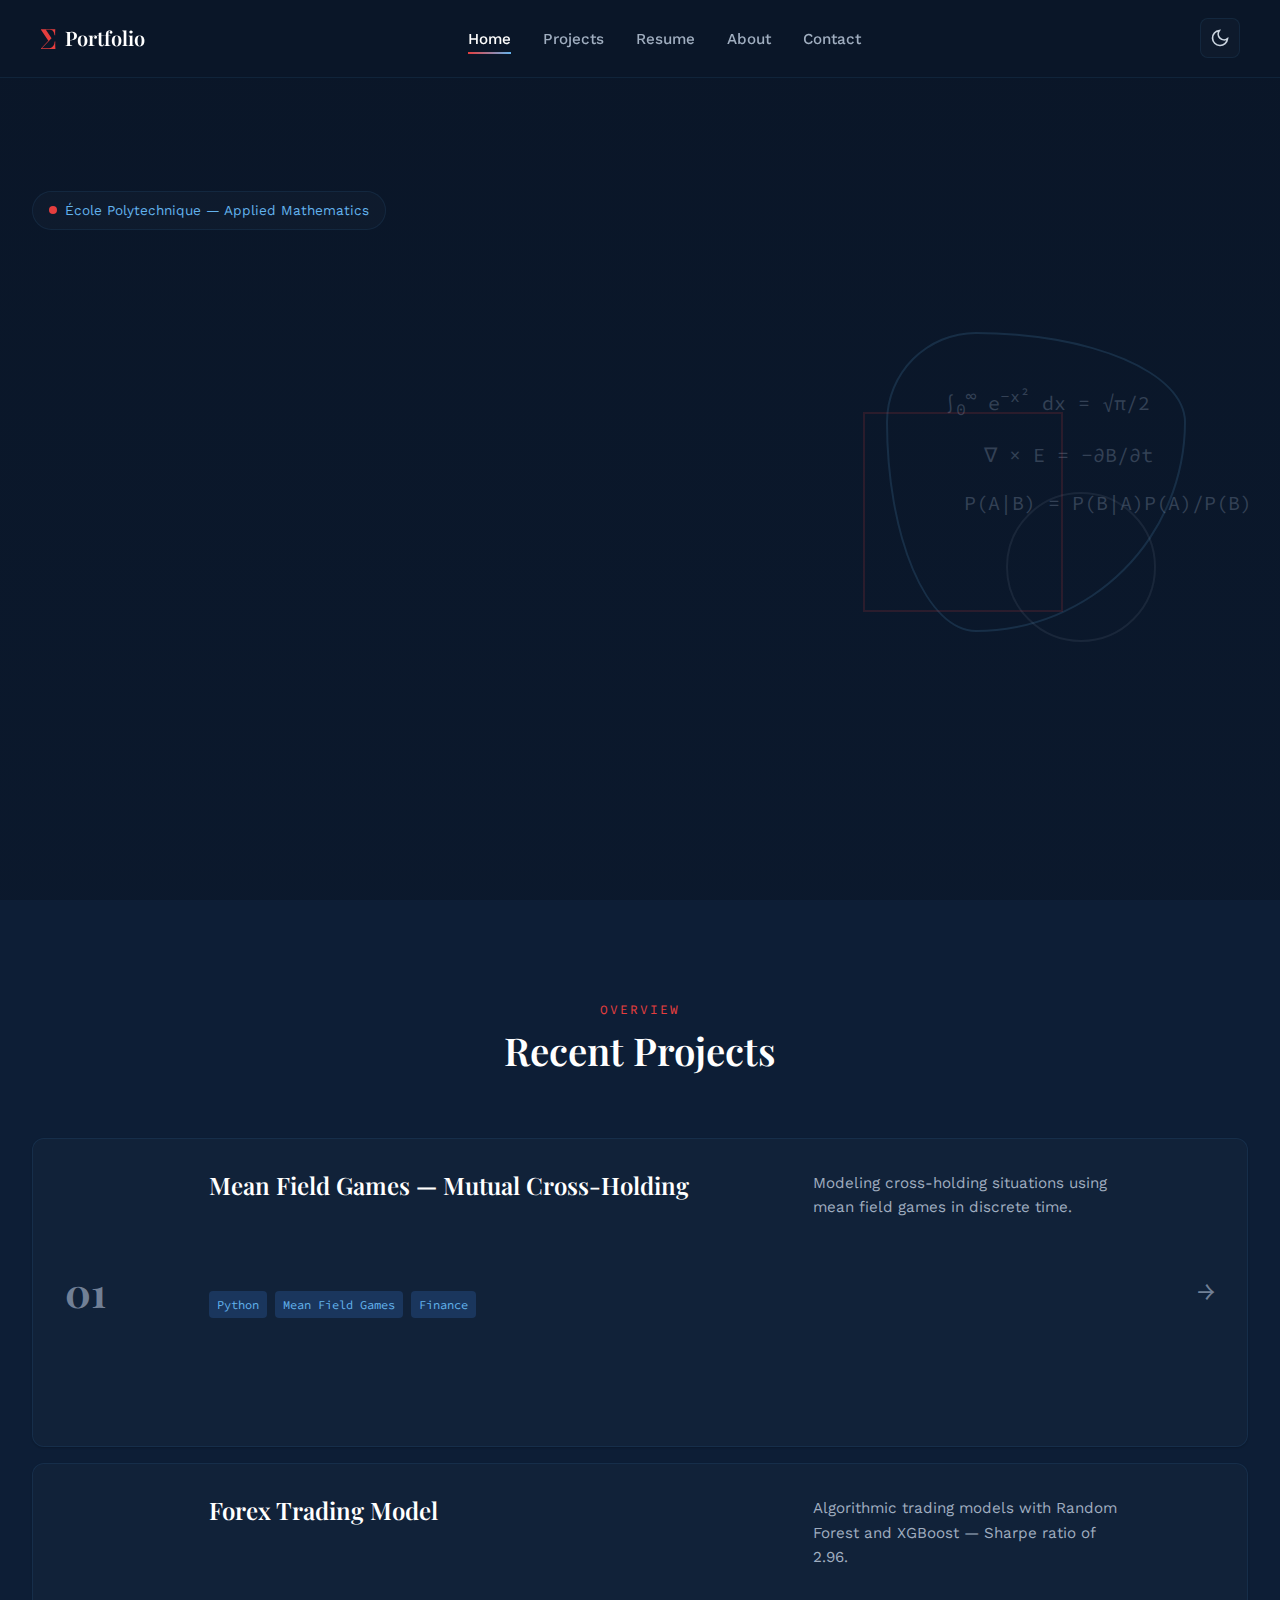
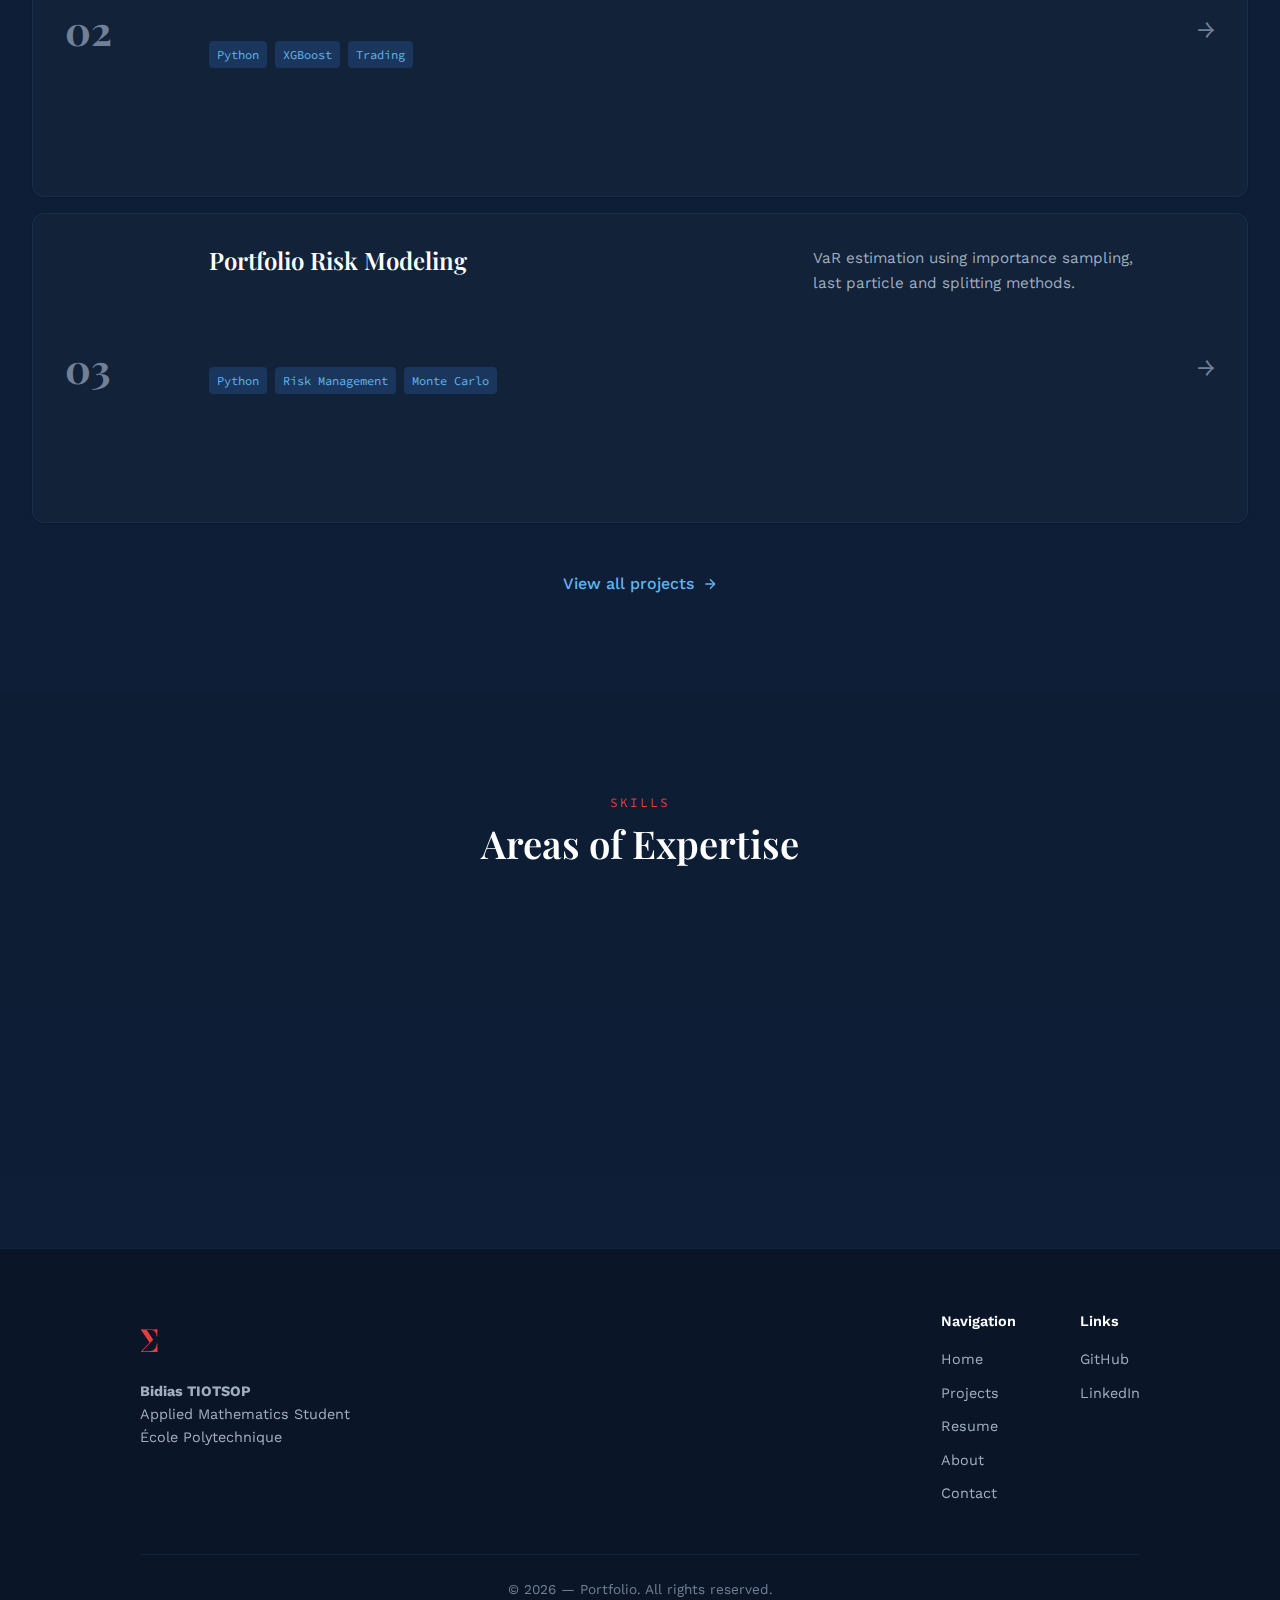
<file: index.html>
<!DOCTYPE html>
<html lang="en">
<head>
    <meta charset="UTF-8">
    <meta name="viewport" content="width=device-width, initial-scale=1.0">
    <title>Bidias TIOTSOP | Portfolio</title>
    <link rel="stylesheet" href="styles.css">
    <link rel="preconnect" href="https://fonts.googleapis.com">
    <link rel="preconnect" href="https://fonts.gstatic.com" crossorigin>
    <link href="https://fonts.googleapis.com/css2?family=Playfair+Display:wght@400;600;700&family=Source+Code+Pro:wght@400;500&family=Work+Sans:wght@300;400;500;600&display=swap" rel="stylesheet">
</head>
<body>
    <div class="grid-background"></div>
    
    <header class="main-header">
        <nav class="navbar">
            <a href="index.html" class="logo">
                <span class="logo-symbol">∑</span>
                <span class="logo-text">Portfolio</span>
            </a>
            <ul class="nav-links">
                <li><a href="index.html" class="active">Home</a></li>
                <li><a href="projects.html">Projects</a></li>
                <li><a href="cv.html">Resume</a></li>
                <li><a href="about.html">About</a></li>
                <li><a href="contact.html">Contact</a></li>
            </ul>
            <button class="theme-toggle" aria-label="Toggle theme">
                <svg class="sun-icon" width="20" height="20" viewBox="0 0 24 24" fill="none" stroke="currentColor" stroke-width="2">
                    <circle cx="12" cy="12" r="5"/>
                    <line x1="12" y1="1" x2="12" y2="3"/>
                    <line x1="12" y1="21" x2="12" y2="23"/>
                    <line x1="4.22" y1="4.22" x2="5.64" y2="5.64"/>
                    <line x1="18.36" y1="18.36" x2="19.78" y2="19.78"/>
                    <line x1="1" y1="12" x2="3" y2="12"/>
                    <line x1="21" y1="12" x2="23" y2="12"/>
                    <line x1="4.22" y1="19.78" x2="5.64" y2="18.36"/>
                    <line x1="18.36" y1="5.64" x2="19.78" y2="4.22"/>
                </svg>
                <svg class="moon-icon" width="20" height="20" viewBox="0 0 24 24" fill="none" stroke="currentColor" stroke-width="2">
                    <path d="M21 12.79A9 9 0 1 1 11.21 3 7 7 0 0 0 21 12.79z"/>
                </svg>
            </button>
            <button class="mobile-menu-btn" aria-label="Menu">
                <span></span>
                <span></span>
                <span></span>
            </button>
        </nav>
    </header>

    <main>
        <section class="hero">
            <div class="hero-content">
                <div class="hero-badge">
                    <span class="badge-dot"></span>
                    École Polytechnique — Applied Mathematics
                </div>
                <h1 class="hero-title">
                    <span class="title-line">Bidias TIOTSOP</span>
                    <span class="title-line highlight">Applied Mathematics</span>
                </h1>
                <p class="hero-description">
                    3<sup>rd</sup> year student in the Applied Mathematics department at École polytechnique, 
                    passionate about quantitative finance, stochastic modeling 
                    and deep learning.
                </p>
                <div class="hero-cta">
                    <a href="projects.html" class="btn btn-primary">
                        <span>View my projects</span>
                        <svg width="20" height="20" viewBox="0 0 24 24" fill="none" stroke="currentColor" stroke-width="2">
                            <path d="M5 12h14M12 5l7 7-7 7"/>
                        </svg>
                    </a>
                    <a href="contact.html" class="btn btn-secondary">Contact me</a>
                </div>
            </div>
            <div class="hero-visual">
                <div class="math-decoration">
                    <div class="formula formula-1">∫<sub>0</sub><sup>∞</sup> e<sup>-x²</sup> dx = √π/2</div>
                    <div class="formula formula-2">∇ × E = -∂B/∂t</div>
                    <div class="formula formula-3">P(A|B) = P(B|A)P(A)/P(B)</div>
                </div>
                <div class="geometric-shapes">
                    <div class="shape shape-1"></div>
                    <div class="shape shape-2"></div>
                    <div class="shape shape-3"></div>
                </div>
            </div>
        </section>

        <section class="featured-section">
            <div class="section-header">
                <span class="section-tag">Overview</span>
                <h2>Recent Projects</h2>
            </div>
            <div class="projects-preview">
                <article class="project-card">
                    <div class="project-number">01</div>
                    <div class="project-content">
                        <h3>Mean Field Games — Mutual Cross-Holding</h3>
                        <p>Modeling cross-holding situations using mean field games in discrete time.</p>
                        <div class="project-tags">
                            <span class="tag">Python</span>
                            <span class="tag">Mean Field Games</span>
                            <span class="tag">Finance</span>
                        </div>
                    </div>
                    <div class="project-arrow">→</div>
                </article>
                <article class="project-card">
                    <div class="project-number">02</div>
                    <div class="project-content">
                        <h3>Forex Trading Model</h3>
                        <p>Algorithmic trading models with Random Forest and XGBoost — Sharpe ratio of 2.96.</p>
                        <div class="project-tags">
                            <span class="tag">Python</span>
                            <span class="tag">XGBoost</span>
                            <span class="tag">Trading</span>
                        </div>
                    </div>
                    <div class="project-arrow">→</div>
                </article>
                <article class="project-card">
                    <div class="project-number">03</div>
                    <div class="project-content">
                        <h3>Portfolio Risk Modeling</h3>
                        <p>VaR estimation using importance sampling, last particle and splitting methods.</p>
                        <div class="project-tags">
                            <span class="tag">Python</span>
                            <span class="tag">Risk Management</span>
                            <span class="tag">Monte Carlo</span>
                        </div>
                    </div>
                    <div class="project-arrow">→</div>
                </article>
            </div>
            <div class="section-footer">
                <a href="projects.html" class="link-more">
                    View all projects
                    <svg width="16" height="16" viewBox="0 0 24 24" fill="none" stroke="currentColor" stroke-width="2">
                        <path d="M5 12h14M12 5l7 7-7 7"/>
                    </svg>
                </a>
            </div>
        </section>

        <section class="skills-section">
            <div class="section-header">
                <span class="section-tag">Skills</span>
                <h2>Areas of Expertise</h2>
            </div>
            <div class ="skills-grid">
                <div class="skill-card">
                    <div class="skill-icon">
                        <svg width="32" height="32" viewBox="0 0 24 24" fill="none" stroke="currentColor" stroke-width="1.5">
                            <path d="M12 2L2 7l10 5 10-5-10-5zM2 17l10 5 10-5M2 12l10 5 10-5"/>
                        </svg>
                    </div>
                    <h3>Quantitative Finance</h3>
                    <p>Stochastic modeling, pricing, risk management</p>
                </div>
                <div class="skill-card">
                    <div class="skill-icon">
                        <svg width="32" height="32" viewBox="0 0 24 24" fill="none" stroke="currentColor" stroke-width="1.5">
                            <path d="M8 3H5a2 2 0 00-2 2v3m18 0V5a2 2 0 00-2-2h-3m0 18h3a2 2 0 002-2v-3M3 16v3a2 2 0 002 2h3"/>
                            <rect x="9" y="9" width="6" height="6"/>
                        </svg>
                    </div>
                    <h3>Deep Learning</h3>
                    <p>PyTorch, TensorFlow, LSTM, Transformers</p>
                </div>
                <div class="skill-card">
                    <div class="skill-icon">
                        <svg width="32" height="32" viewBox="0 0 24 24" fill="none" stroke="currentColor" stroke-width="1.5">
                            <path d="M21 16V8a2 2 0 00-1-1.73l-7-4a2 2 0 00-2 0l-7 4A2 2 0 003 8v8a2 2 0 001 1.73l7 4a2 2 0 002 0l7-4A2 2 0 0021 16z"/>
                            <polyline points="3.27 6.96 12 12.01 20.73 6.96"/>
                            <line x1="12" y1="22.08" x2="12" y2="12"/>
                        </svg>
                    </div>
                    <h3>Statistics</h3>
                    <p>Time series, statistical learning</p>
                </div>
                <div class="skill-card">
                    <div class="skill-icon">
                        <svg width="32" height="32" viewBox="0 0 24 24" fill="none" stroke="currentColor" stroke-width="1.5">
                            <polyline points="16 18 22 12 16 6"/>
                            <polyline points="8 6 2 12 8 18"/>
                        </svg>
                    </div>
                    <h3>Programming</h3>
                    <p>Python, Java, NumPy, Pandas, Scikit-Learn</p>
                </div>
            </div>
        </section>
    </main>

    <footer class="main-footer">
        <div class="footer-content">
            <div class="footer-brand">
                <span class="logo-symbol">∑</span>
                <p><strong>Bidias TIOTSOP</strong><br>Applied Mathematics Student<br>École Polytechnique</p>
            </div>
            <div class="footer-links">
                <div class="footer-col">
                    <h4>Navigation</h4>
                    <ul>
                        <li><a href="index.html">Home</a></li>
                        <li><a href="projects.html">Projects</a></li>
                        <li><a href="cv.html">Resume</a></li>
                        <li><a href="about.html">About</a></li>
                        <li><a href="contact.html">Contact</a></li>
                    </ul>
                </div>
                <div class="footer-col">
                    <h4>Links</h4>
                    <ul>
                        <li><a href="https://github.com/Cabr3l" target="_blank">GitHub</a></li>
                        <li><a href="https://linkedin.com/in/Bidias-TIOTSOP" target="_blank">LinkedIn</a></li>
                    </ul>
                </div>
            </div>
        </div>
        <div class="footer-bottom">
            <p>&copy; 2026 — Portfolio. All rights reserved.</p>
        </div>
    </footer>

    <script src="main.js"></script>
</body>
</html>
</file>
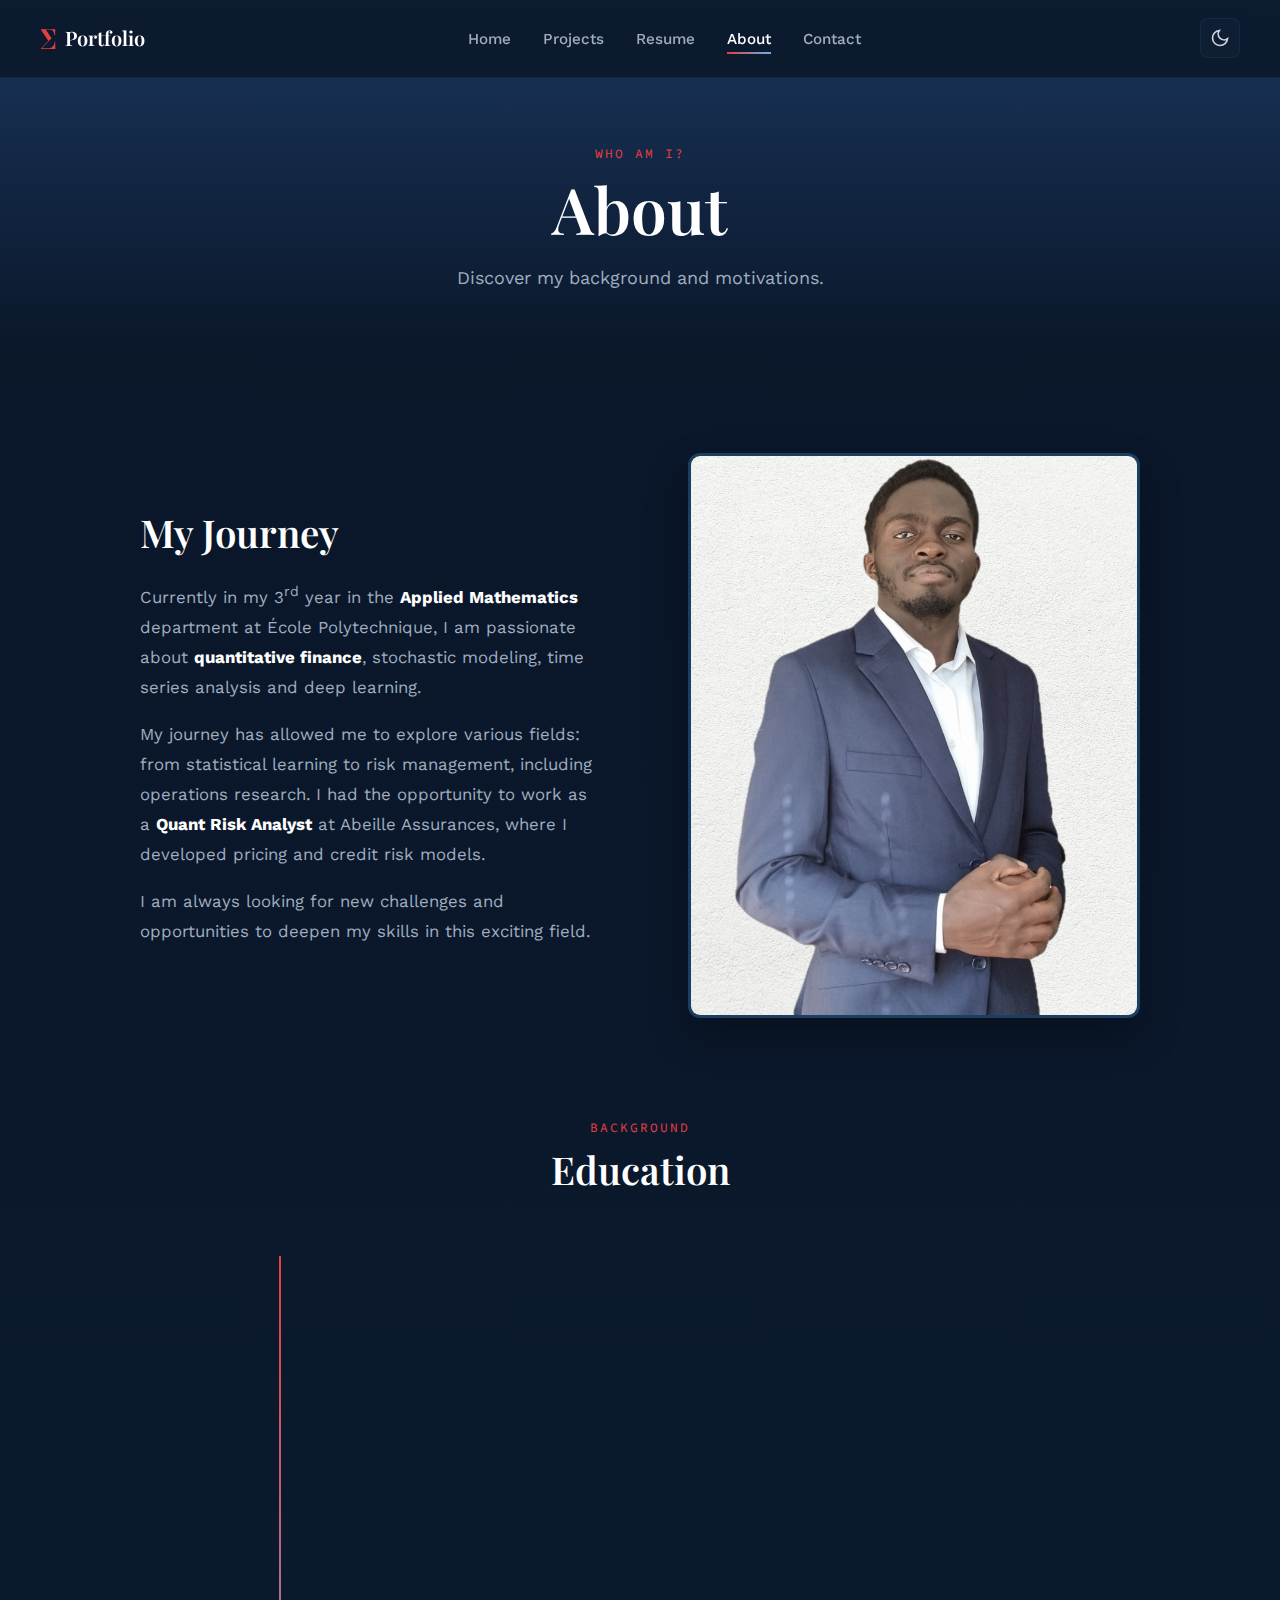
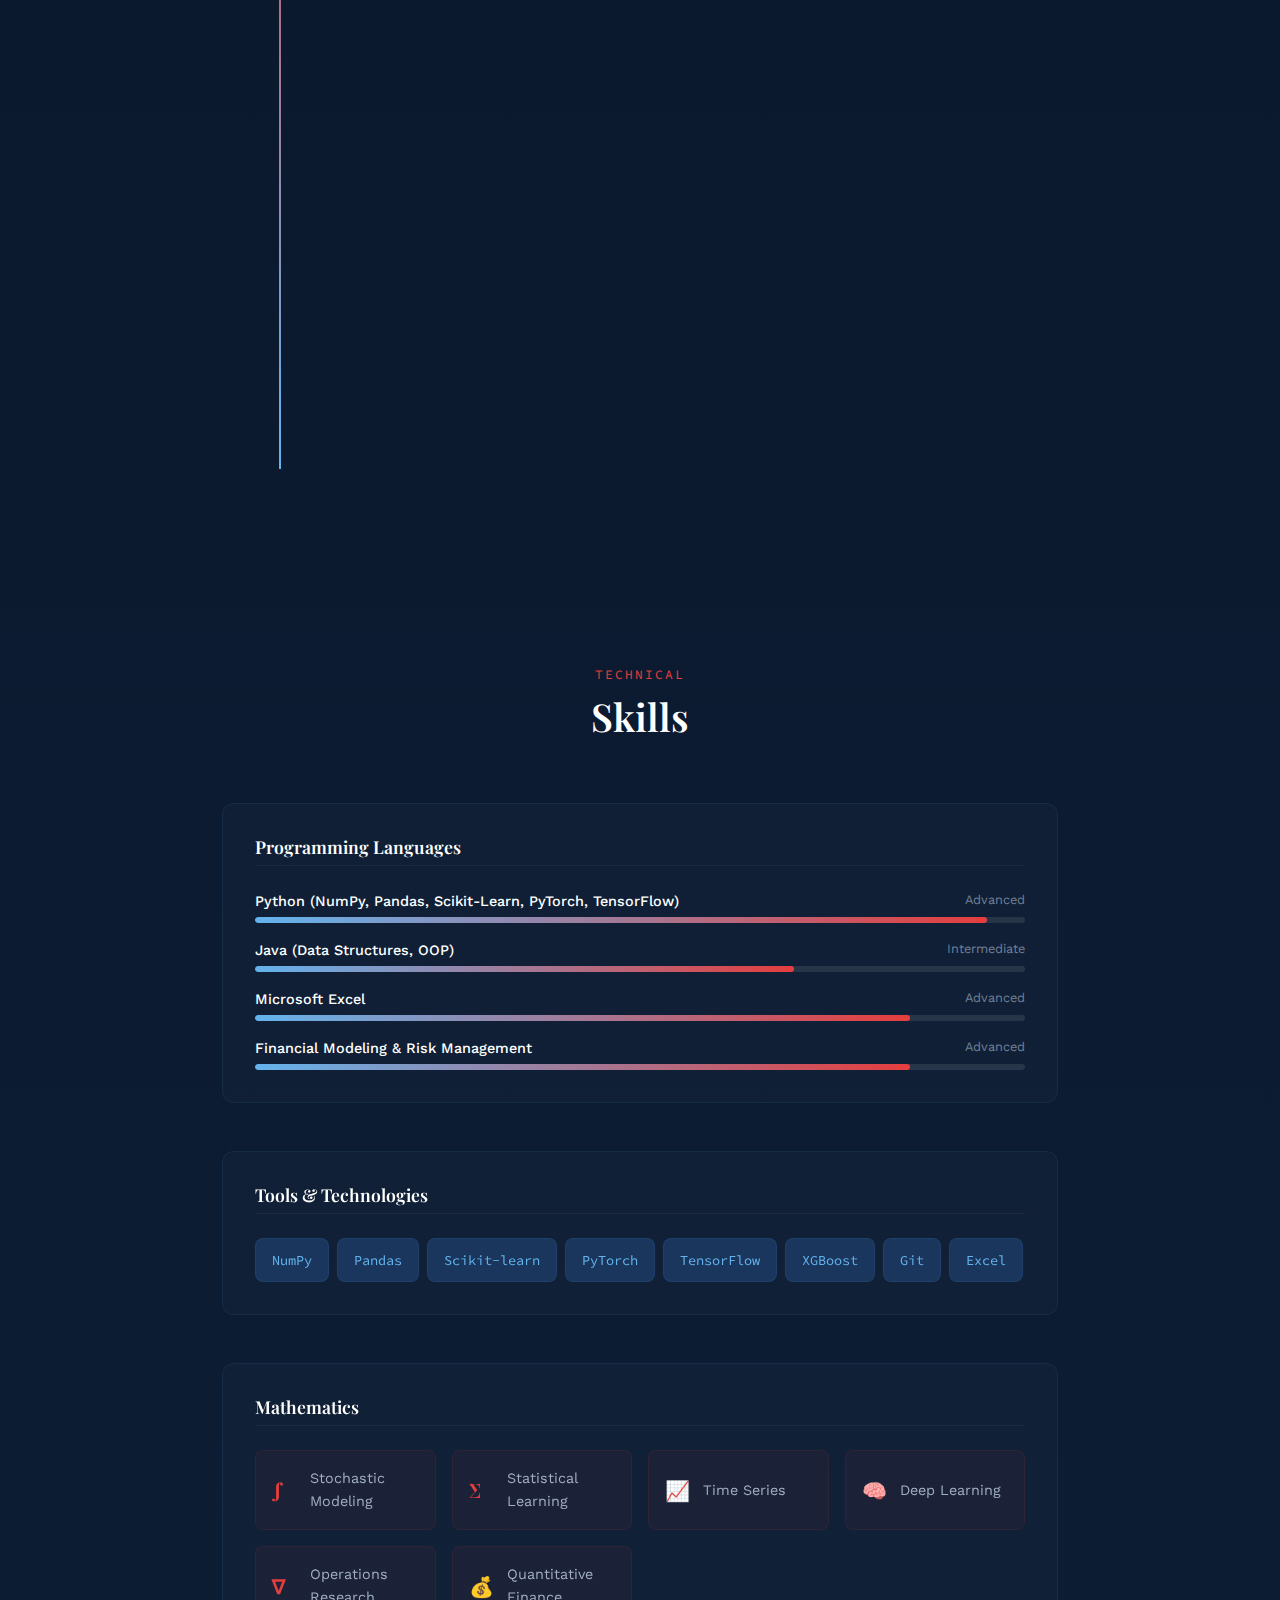
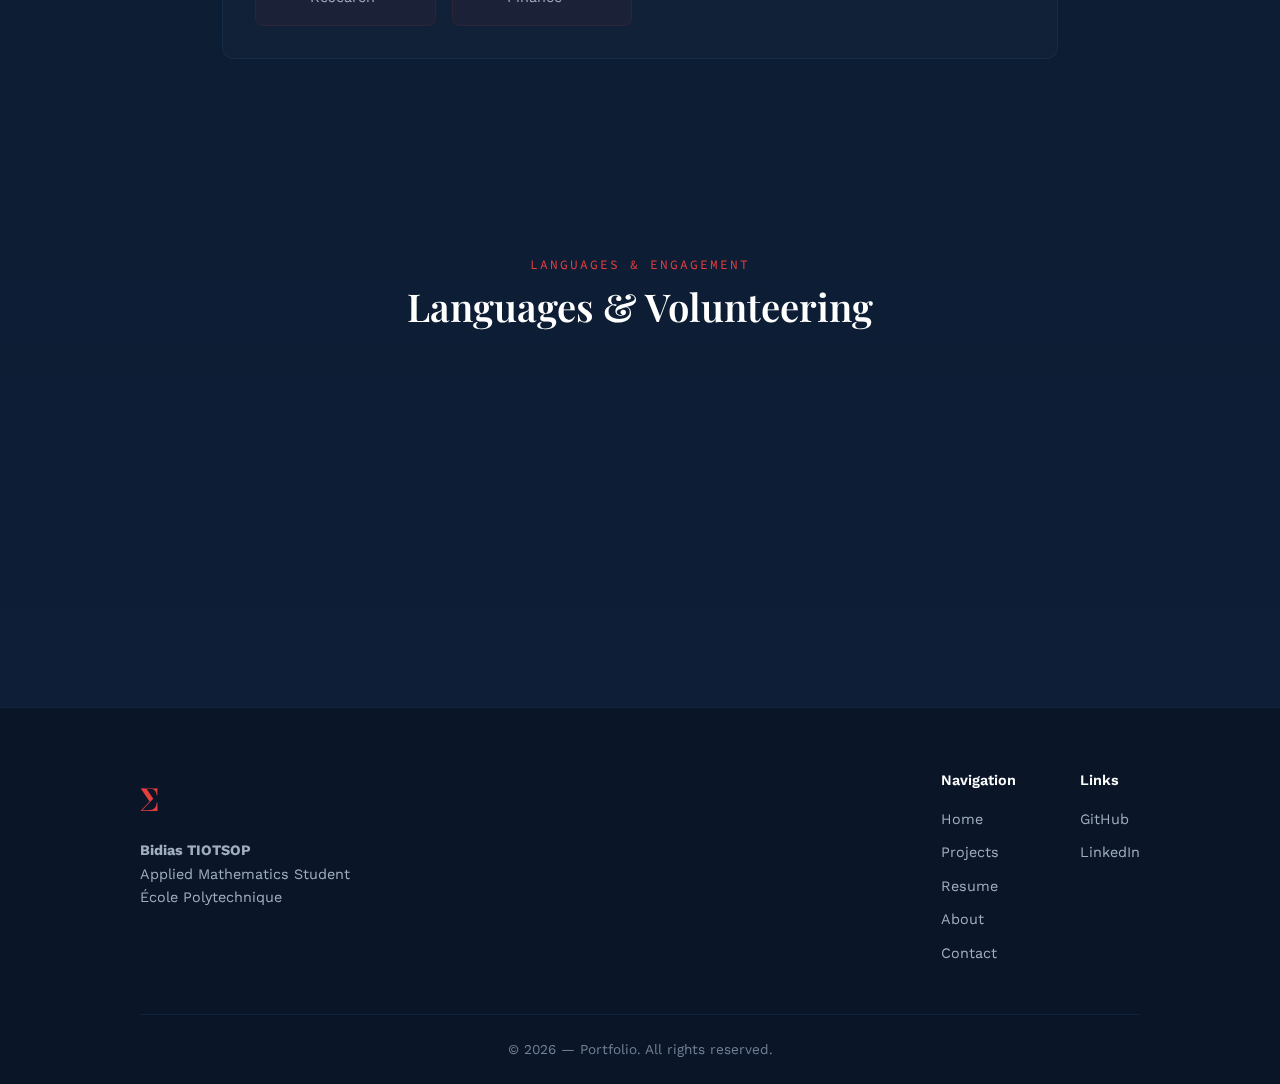
<file: about.html>
<!DOCTYPE html>
<html lang="en">
<head>
    <meta charset="UTF-8">
    <meta name="viewport" content="width=device-width, initial-scale=1.0">
    <title>About | Bidias TIOTSOP</title>
    <link rel="stylesheet" href="styles.css">
    <link rel="preconnect" href="https://fonts.googleapis.com">
    <link rel="preconnect" href="https://fonts.gstatic.com" crossorigin>
    <link href="https://fonts.googleapis.com/css2?family=Playfair+Display:wght@400;600;700&family=Source+Code+Pro:wght@400;500&family=Work+Sans:wght@300;400;500;600&display=swap" rel="stylesheet">
</head>
<body>
    <div class="grid-background"></div>
    
    <header class="main-header">
        <nav class="navbar">
            <a href="index.html" class="logo">
                <span class="logo-symbol">∑</span>
                <span class="logo-text">Portfolio</span>
            </a>
            <ul class="nav-links">
                <li><a href="index.html">Home</a></li>
                <li><a href="projects.html">Projects</a></li>
                <li><a href="cv.html">Resume</a></li>
                <li><a href="about.html" class="active">About</a></li>
                <li><a href="contact.html">Contact</a></li>
            </ul>
            <button class="theme-toggle" aria-label="Toggle theme">
                <svg class="sun-icon" width="20" height="20" viewBox="0 0 24 24" fill="none" stroke="currentColor" stroke-width="2">
                    <circle cx="12" cy="12" r="5"/>
                    <line x1="12" y1="1" x2="12" y2="3"/>
                    <line x1="12" y1="21" x2="12" y2="23"/>
                    <line x1="4.22" y1="4.22" x2="5.64" y2="5.64"/>
                    <line x1="18.36" y1="18.36" x2="19.78" y2="19.78"/>
                    <line x1="1" y1="12" x2="3" y2="12"/>
                    <line x1="21" y1="12" x2="23" y2="12"/>
                    <line x1="4.22" y1="19.78" x2="5.64" y2="18.36"/>
                    <line x1="18.36" y1="5.64" x2="19.78" y2="4.22"/>
                </svg>
                <svg class="moon-icon" width="20" height="20" viewBox="0 0 24 24" fill="none" stroke="currentColor" stroke-width="2">
                    <path d="M21 12.79A9 9 0 1 1 11.21 3 7 7 0 0 0 21 12.79z"/>
                </svg>
            </button>
            <button class="mobile-menu-btn" aria-label="Menu">
                <span></span>
                <span></span>
                <span></span>
            </button>
        </nav>
    </header>

    <main>
        <section class="page-header">
            <div class="page-header-content">
                <span class="section-tag">Who am I?</span>
                <h1>About</h1>
                <p>Discover my background and motivations.</p>
            </div>
        </section>

        <section class="about-content">
            <div class="about-main">
                <div class="about-text">
                    <h2>My Journey</h2>
                    <p>
                        Currently in my 3<sup>rd</sup> year in the <strong>Applied Mathematics</strong> department 
                        at École Polytechnique, I am passionate about <strong>quantitative finance</strong>, 
                        stochastic modeling, time series analysis and deep learning.
                    </p>
                    <p>
                        My journey has allowed me to explore various fields: from statistical learning 
                        to risk management, including operations research. I had the opportunity 
                        to work as a <strong>Quant Risk Analyst</strong> at Abeille Assurances, where I 
                        developed pricing and credit risk models.
                    </p>
                    <p>
                        I am always looking for new challenges and opportunities 
                        to deepen my skills in this exciting field.
                    </p>
                </div>

                <div class="about-image">
                    <img src="me.jpeg" alt="Bidias TIOTSOP" class="profile-photo">
                </div>
            </div>
        </section>

        <section  class="timeline-section">
            <div class="section-header">
                <span class="section-tag">Background</span>
                <h2>Education</h2>
            </div>
            <div class="timeline">
                <div class="timeline-item">
                    <div class="timeline-marker"></div>
                    <div class="timeline-content">
                        <div class="timeline-date">Sept 2023 - Present</div>
                        <h3>École Polytechnique</h3>
                        <p>Engineering Cycle — Applied Mathematics Department</p>
                        <ul class="timeline-details">
                            <li>France's leading school of engineering</li>
                            <li>Stochastics, Statistics, Machine Learning, Optimization, Numerical Analysis, Algorithms and Data Structures</li>
                        </ul>
                    </div>
                </div>
                <div class="timeline-item">
                    <div class="timeline-marker"></div>
                    <div class="timeline-content">
                        <div class="timeline-date">Sept 2020 - June 2023</div>
                        <h3>National Advanced School of Engineering (ENSP)</h3>
                        <p>Preparatory Classes — Yaoundé, Cameroon</p>
                        <ul class="timeline-details">
                            <li>Passed the competitive entrance exam to École Polytechnique among 500+ candidates</li>
                            <li>Analyzed the transient response of an RLC circuit using Runge-Kutta methods — <a href="https://github.com/Cabr3l" target="_blank" style="color: var(--accent-light);">View on GitHub</a></li>
                        </ul>
                    </div>
                </div>
                <div class="timeline-item">
                    <div class="timeline-marker"></div>
                    <div class="timeline-content">
                        <div class="timeline-date">Sept 2022 - June 2023</div>
                        <h3>University of Yaoundé I</h3>
                        <p>Bachelor's in Mathematics</p>
                        <ul class="timeline-details">
                            <li>Top 10% of the class (100+ students)</li>
                            <li>Group Classification Theory, Probability, Measure Theory, Numerical Analysis</li>
                        </ul>
                    </div>
                </div>
            </div>
        </section>

        <section class="skills-detail-section">
            <div class="section-header">
                <span class="section-tag">Technical</span>
                <h2>Skills</h2>
            </div>
            <div class="skills-categories">
                <div class="skill-category">
                    <h3>Programming Languages</h3>
                    <div class="skill-bars">
                        <div class="skill-bar-item">
                            <div class="skill-bar-header">
                                <span>Python (NumPy, Pandas, Scikit-Learn, PyTorch, TensorFlow)</span>
                                <span>Advanced</span>
                            </div>
                            <div class="skill-bar">
                                <div class="skill-bar-fill" style="width: 95%"></div>
                            </div>
                        </div>
                        <div class="skill-bar-item">
                            <div class="skill-bar-header">
                                <span>Java (Data Structures, OOP)</span>
                                <span>Intermediate</span>
                            </div>
                            <div class="skill-bar">
                                <div class="skill-bar-fill" style="width: 70%"></div>
                            </div>
                        </div>
                        <div class="skill-bar-item">
                            <div class="skill-bar-header">
                                <span>Microsoft Excel</span>
                                <span>Advanced</span>
                            </div>
                            <div class="skill-bar">
                                <div class="skill-bar-fill" style="width: 85%"></div>
                            </div>
                        </div>
                        <div class="skill-bar-item">
                            <div class="skill-bar-header">
                                <span>Financial Modeling & Risk Management</span>
                                <span>Advanced</span>
                            </div>
                            <div class="skill-bar">
                                <div class="skill-bar-fill" style="width: 85%"></div>
                            </div>
                        </div>
                    </div>
                </div>
                <div class="skill-category">
                    <h3>Tools & Technologies</h3>
                    <div class="tools-grid">
                        <div class="tool-item"><span class="tool-name">NumPy</span></div>
                        <div class="tool-item"><span class="tool-name">Pandas</span></div>
                        <div class="tool-item"><span class="tool-name">Scikit-learn</span></div>
                        <div class="tool-item"><span class="tool-name">PyTorch</span></div>
                        <div class="tool-item"><span class="tool-name">TensorFlow</span></div>
                        <div class="tool-item"><span class="tool-name">XGBoost</span></div>
                        <div class="tool-item"><span class="tool-name">Git</span></div>
                        <div class="tool-item"><span class="tool-name">Excel</span></div>
                    </div>
                </div>
                <div class="skill-category">
                    <h3>Mathematics</h3>
                    <div class="math-skills">
                        <div class="math-skill-item">
                            <span class="math-icon">∫</span>
                            <span>Stochastic Modeling</span>
                        </div>
                        <div class="math-skill-item">
                            <span class="math-icon">∑</span>
                            <span>Statistical Learning</span>
                        </div>
                        <div class="math-skill-item">
                            <span class="math-icon">📈</span>
                            <span>Time Series</span>
                        </div>
                        <div class="math-skill-item">
                            <span class="math-icon">🧠</span>
                            <span>Deep Learning</span>
                        </div>
                        <div class="math-skill-item">
                            <span class="math-icon">∇</span>
                            <span>Operations Research</span>
                        </div>
                        <div class="math-skill-item">
                            <span class="math-icon">💰</span>
                            <span>Quantitative Finance</span>
                        </div>
                    </div>
                </div>
            </div>
        </section>

        <section class="interests-section">
            <div class="section-header">
                <span class="section-tag">Languages & Engagement</span>
                <h2>Languages & Volunteering</h2>
            </div>
            <div class="interests-grid">
                <div class="interest-card">
                    <span class="interest-icon">🇫🇷</span>
                    <h3>French</h3>
                    <p>Native</p>
                </div>
                <div class="interest-card">
                    <span class="interest-icon">🇬🇧</span>
                    <h3>English</h3>
                    <p>C1 — TOEFL iBT 101/120</p>
                </div>
                <div class="interest-card">
                    <span class="interest-icon">🇪🇸</span>
                    <h3>Spanish</h3>
                    <p>A2 — Beginner</p>
                </div>
                <div class="interest-card">
                    <span class="interest-icon">🤝</span>
                    <h3>Mentoring</h3>
                    <p>La Cordée de la Réussite — Pôle Égalité des Chances</p>
                </div>
            </div>
        </section>
    </main>

    <footer class="main-footer">
        <div class="footer-content">
            <div class="footer-brand">
                <span class="logo-symbol">∑</span>
                <p><strong>Bidias TIOTSOP</strong><br>Applied Mathematics Student<br>École Polytechnique</p>
            </div>
            <div class="footer-links">
                <div class="footer-col">
                    <h4>Navigation</h4>
                    <ul>
                        <li><a href="index.html">Home</a></li>
                        <li><a href="projects.html">Projects</a></li>
                        <li><a href="cv.html">Resume</a></li>
                        <li><a href="about.html">About</a></li>
                        <li><a href="contact.html">Contact</a></li>
                    </ul>
                </div>
                <div class="footer-col">
                    <h4>Links</h4>
                    <ul>
                        <li><a href="https://github.com/Cabr3l" target="_blank">GitHub</a></li>
                        <li><a href="https://linkedin.com/in/Bidias-TIOTSOP" target="_blank">LinkedIn</a></li>
                    </ul>
                </div>
            </div>
        </div>
        <div class="footer-bottom">
            <p>&copy; 2026 — Portfolio. All rights reserved.</p>
        </div>
    </footer>

    <script src="main.js"></script>
</body>
</html>
</file>
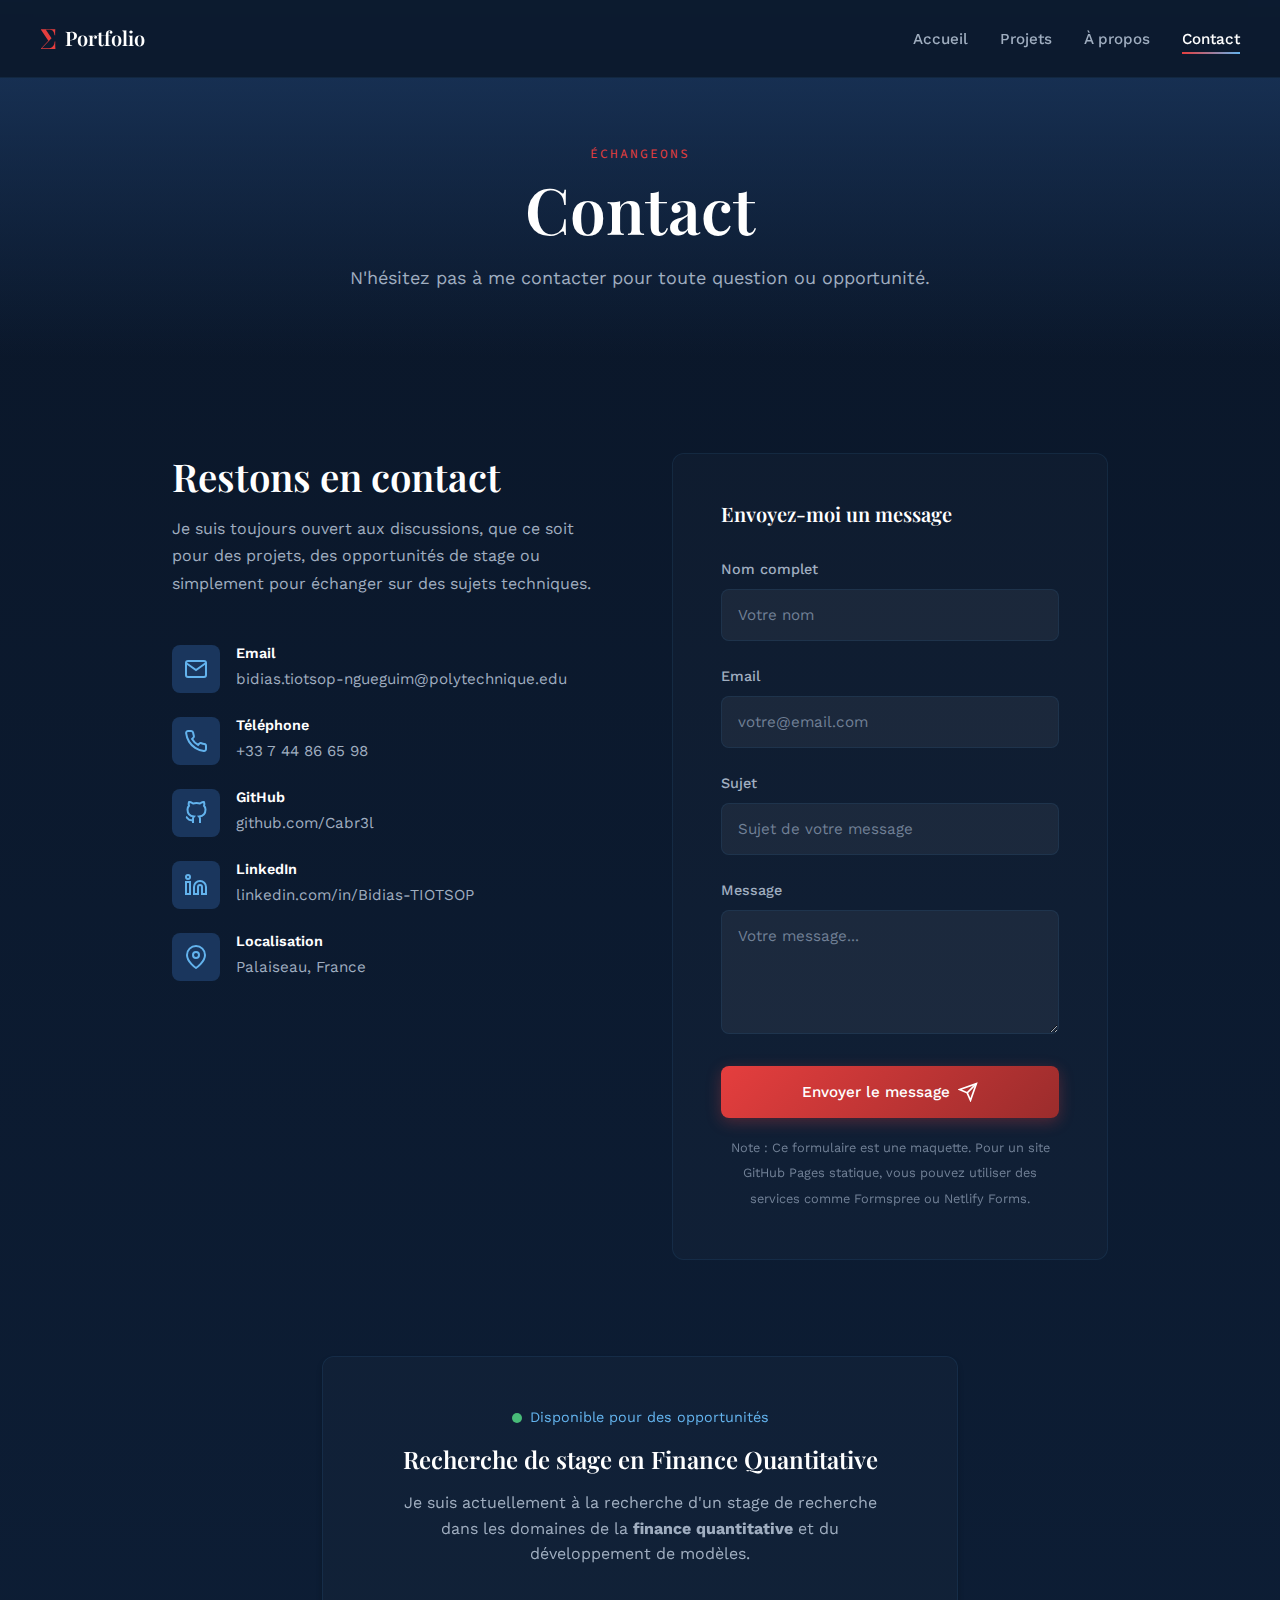
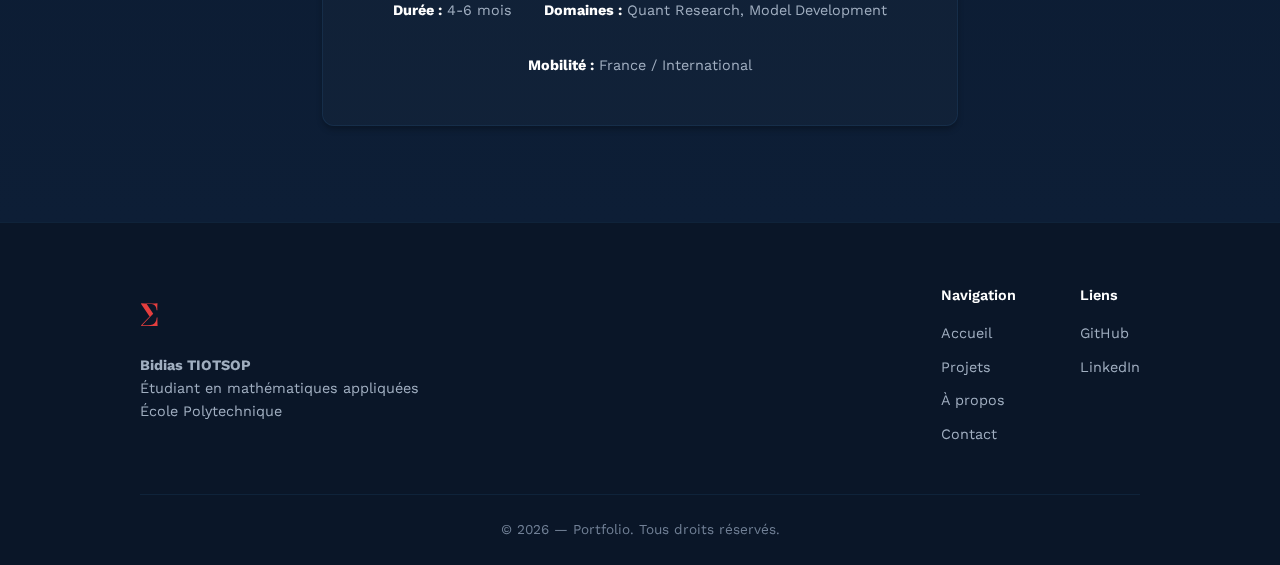
<file: contact.html>
<!DOCTYPE html>
<html lang="fr">
<head>
    <meta charset="UTF-8">
    <meta name="viewport" content="width=device-width, initial-scale=1.0">
    <title>Contact | Bidias TIOTSOP</title>
    <link rel="stylesheet" href="styles.css">
    <link rel="preconnect" href="https://fonts.googleapis.com">
    <link rel="preconnect" href="https://fonts.gstatic.com" crossorigin>
    <link href="https://fonts.googleapis.com/css2?family=Playfair+Display:wght@400;600;700&family=Source+Code+Pro:wght@400;500&family=Work+Sans:wght@300;400;500;600&display=swap" rel="stylesheet">
</head>
<body>
    <div class="grid-background"></div>
    
    <header class="main-header">
        <nav class="navbar">
            <a href="index.html" class="logo">
                <span class="logo-symbol">∑</span>
                <span class="logo-text">Portfolio</span>
            </a>
            <ul class="nav-links">
                <li><a href="index.html">Accueil</a></li>
                <li><a href="projects.html">Projets</a></li>
                <li><a href="about.html">À propos</a></li>
                <li><a href="contact.html" class="active">Contact</a></li>
            </ul>
            <button class="mobile-menu-btn" aria-label="Menu">
                <span></span>
                <span></span>
                <span></span>
            </button>
        </nav>
    </header>

    <main>
        <section class="page-header">
            <div class="page-header-content">
                <span class="section-tag">Échangeons</span>
                <h1>Contact</h1>
                <p>N'hésitez pas à me contacter pour toute question ou opportunité.</p>
            </div>
        </section>

        <section class="contact-section">
            <div class="contact-grid">
                <div class="contact-info">
                    <h2>Restons en contact</h2>
                    <p>
                        Je suis toujours ouvert aux discussions, que ce soit pour des projets, 
                        des opportunités de stage ou simplement pour échanger sur des sujets techniques.
                    </p>
                    
                    <div class="contact-methods">
                        <div class="contact-method">
                            <div class="contact-icon">
                                <svg width="24" height="24" viewBox="0 0 24 24" fill="none" stroke="currentColor" stroke-width="2">
                                    <path d="M4 4h16c1.1 0 2 .9 2 2v12c0 1.1-.9 2-2 2H4c-1.1 0-2-.9-2-2V6c0-1.1.9-2 2-2z"/>
                                    <polyline points="22,6 12,13 2,6"/>
                                </svg>
                            </div>
                            <div class="contact-details">
                                <h3>Email</h3>
                                <a href="mailto:bidias.tiotsop-ngueguim@polytechnique.edu">bidias.tiotsop-ngueguim@polytechnique.edu</a>
                            </div>
                        </div>
                        
                        <div class="contact-method">
                            <div class="contact-icon">
                                <svg width="24" height="24" viewBox="0 0 24 24" fill="none" stroke="currentColor" stroke-width="2">
                                    <path d="M22 16.92v3a2 2 0 01-2.18 2 19.79 19.79 0 01-8.63-3.07 19.5 19.5 0 01-6-6 19.79 19.79 0 01-3.07-8.67A2 2 0 014.11 2h3a2 2 0 012 1.72 12.84 12.84 0 00.7 2.81 2 2 0 01-.45 2.11L8.09 9.91a16 16 0 006 6l1.27-1.27a2 2 0 012.11-.45 12.84 12.84 0 002.81.7A2 2 0 0122 16.92z"/>
                                </svg>
                            </div>
                            <div class="contact-details">
                                <h3>Téléphone</h3>
                                <a href="tel:+33744866598">+33 7 44 86 65 98</a>
                            </div>
                        </div>

                        <div class="contact-method">
                            <div class="contact-icon">
                                <svg width="24" height="24" viewBox="0 0 24 24" fill="none" stroke="currentColor" stroke-width="2">
                                    <path d="M9 19c-5 1.5-5-2.5-7-3m14 6v-3.87a3.37 3.37 0 00-.94-2.61c3.14-.35 6.44-1.54 6.44-7A5.44 5.44 0 0020 4.77 5.07 5.07 0 0019.91 1S18.73.65 16 2.48a13.38 13.38 0 00-7 0C6.27.65 5.09 1 5.09 1A5.07 5.07 0 005 4.77a5.44 5.44 0 00-1.5 3.78c0 5.42 3.3 6.61 6.44 7A3.37 3.37 0 009 18.13V22"/>
                                </svg>
                            </div>
                            <div class="contact-details">
                                <h3>GitHub</h3>
                                <a href="https://github.com/Cabr3l" target="_blank">github.com/Cabr3l</a>
                            </div>
                        </div>
                        
                        <div class="contact-method">
                            <div class="contact-icon">
                                <svg width="24" height="24" viewBox="0 0 24 24" fill="none" stroke="currentColor" stroke-width="2">
                                    <path d="M16 8a6 6 0 016 6v7h-4v-7a2 2 0 00-2-2 2 2 0 00-2 2v7h-4v-7a6 6 0 016-6z"/>
                                    <rect x="2" y="9" width="4" height="12"/>
                                    <circle cx="4" cy="4" r="2"/>
                                </svg>
                            </div>
                            <div class="contact-details">
                                <h3>LinkedIn</h3>
                                <a href="https://linkedin.com/in/Bidias-TIOTSOP" target="_blank">linkedin.com/in/Bidias-TIOTSOP</a>
                            </div>
                        </div>

                        <div class="contact-method">
                            <div class="contact-icon">
                                <svg width="24" height="24" viewBox="0 0 24 24" fill="none" stroke="currentColor" stroke-width="2">
                                    <path d="M21 10c0 7-9 13-9 13s-9-6-9-13a9 9 0 0118 0z"/>
                                    <circle cx="12" cy="10" r="3"/>
                                </svg>
                            </div>
                            <div class="contact-details">
                                <h3>Localisation</h3>
                                <span>Palaiseau, France</span>
                            </div>
                        </div>
                    </div>
                </div>

                <div class="contact-form-wrapper">
                    <form class="contact-form" id="contact-form">
                        <h2>Envoyez-moi un message</h2>
                        
                        <div class="form-group">
                            <label for="name">Nom complet</label>
                            <input type="text" id="name" name="name" required placeholder="Votre nom">
                        </div>
                        
                        <div class="form-group">
                            <label for="email">Email</label>
                            <input type="email" id="email" name="email" required placeholder="votre@email.com">
                        </div>
                        
                        <div class="form-group">
                            <label for="subject">Sujet</label>
                            <input type="text" id="subject" name="subject" required placeholder="Sujet de votre message">
                        </div>
                        
                        <div class="form-group">
                            <label for="message">Message</label>
                            <textarea id="message" name="message" rows="5" required placeholder="Votre message..."></textarea>
                        </div>
                        
                        <button type="submit" class="btn btn-primary btn-full">
                            <span>Envoyer le message</span>
                            <svg width="20" height="20" viewBox="0 0 24 24" fill="none" stroke="currentColor" stroke-width="2">
                                <line x1="22" y1="2" x2="11" y2="13"/>
                                <polygon points="22 2 15 22 11 13 2 9 22 2"/>
                            </svg>
                        </button>

                        <p class="form-note">
                            <small>Note : Ce formulaire est une maquette. Pour un site GitHub Pages statique, 
                            vous pouvez utiliser des services comme Formspree ou Netlify Forms.</small>
                        </p>
                    </form>
                </div>
            </div>
        </section>

        <section class="availability-section">
            <div class="availability-card">
                <div class="availability-status">
                    <span class="status-dot"></span>
                    <span>Disponible pour des opportunités</span>
                </div>
                <h2>Recherche de stage en Finance Quantitative</h2>
                <p>
                    Je suis actuellement à la recherche d'un stage de recherche dans les domaines 
                    de la <strong>finance quantitative</strong> et du développement de modèles.
                </p>
                <div class="availability-details">
                    <div class="detail-item">
                        <strong>Durée :</strong> 4-6 mois
                    </div>
                    <div class="detail-item">
                        <strong>Domaines :</strong> Quant Research, Model Development
                    </div>
                    <div class="detail-item">
                        <strong>Mobilité :</strong> France / International
                    </div>
                </div>
            </div>
        </section>
    </main>

    <footer class="main-footer">
        <div class="footer-content">
            <div class="footer-brand">
                <span class="logo-symbol">∑</span>
                <p><strong>Bidias TIOTSOP</strong><br>Étudiant en mathématiques appliquées<br>École Polytechnique</p>
            </div>
            <div class="footer-links">
                <div class="footer-col">
                    <h4>Navigation</h4>
                    <ul>
                        <li><a href="index.html">Accueil</a></li>
                        <li><a href="projects.html">Projets</a></li>
                        <li><a href="about.html">À propos</a></li>
                        <li><a href="contact.html">Contact</a></li>
                    </ul>
                </div>
                <div class="footer-col">
                    <h4>Liens</h4>
                    <ul>
                        <li><a href="https://github.com/Cabr3l" target="_blank">GitHub</a></li>
                        <li><a href="https://linkedin.com/in/Bidias-TIOTSOP" target="_blank">LinkedIn</a></li>
                    </ul>
                </div>
            </div>
        </div>
        <div class="footer-bottom">
            <p>&copy; 2026 — Portfolio. Tous droits réservés.</p>
        </div>
    </footer>

    <script src="main.js"></script>
</body>
</html>
</file>
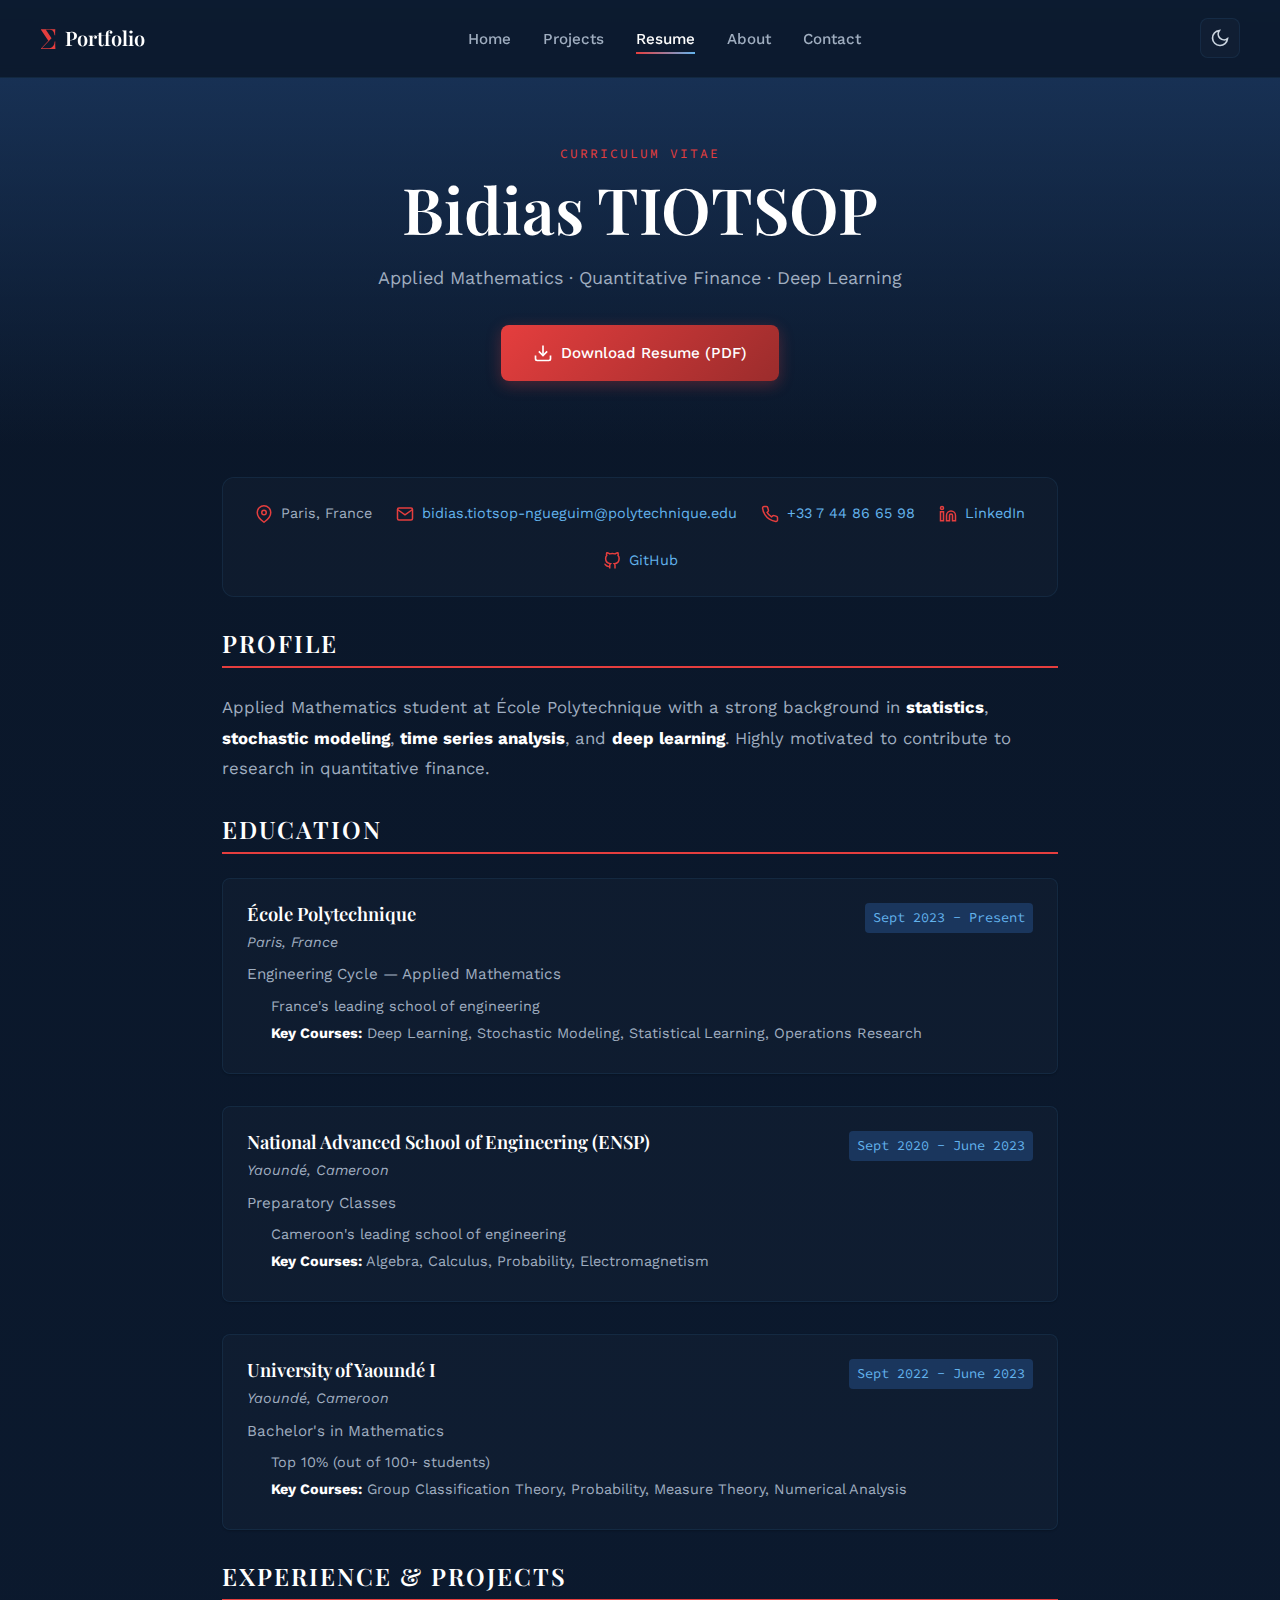
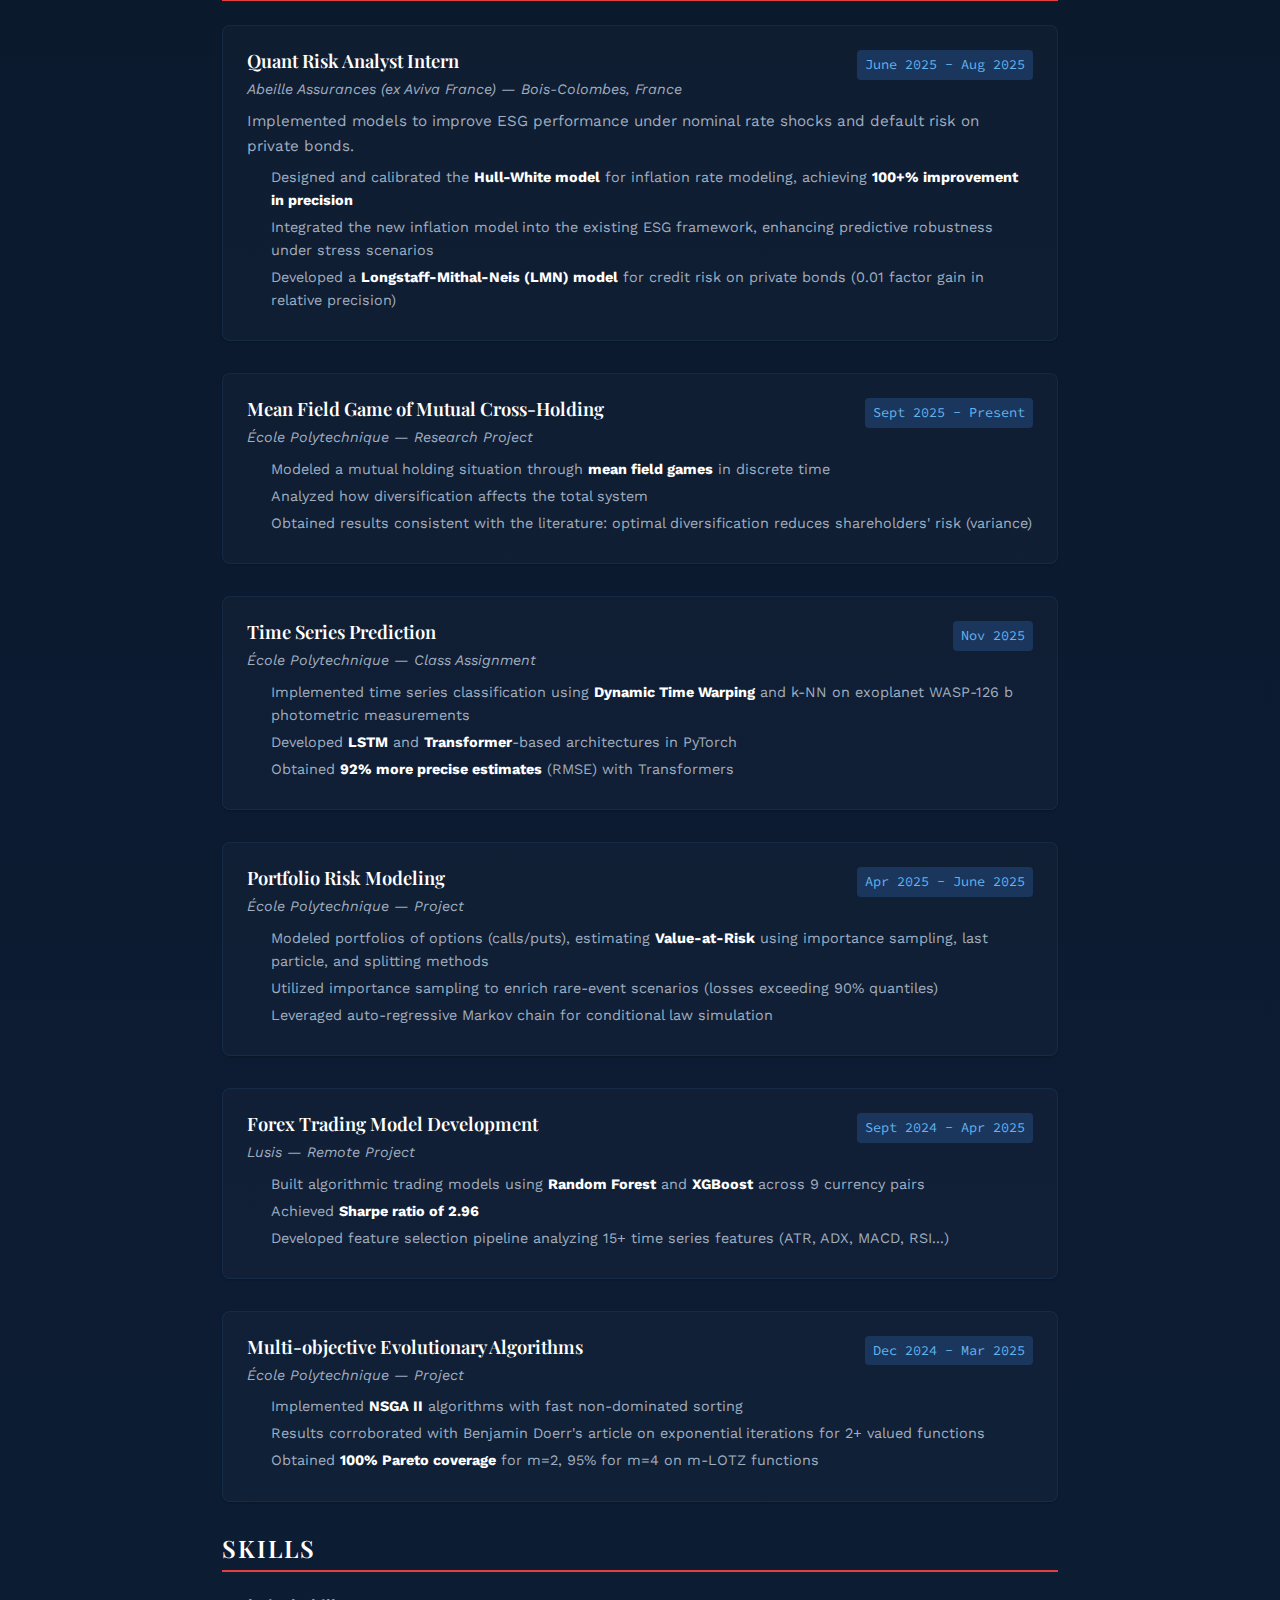
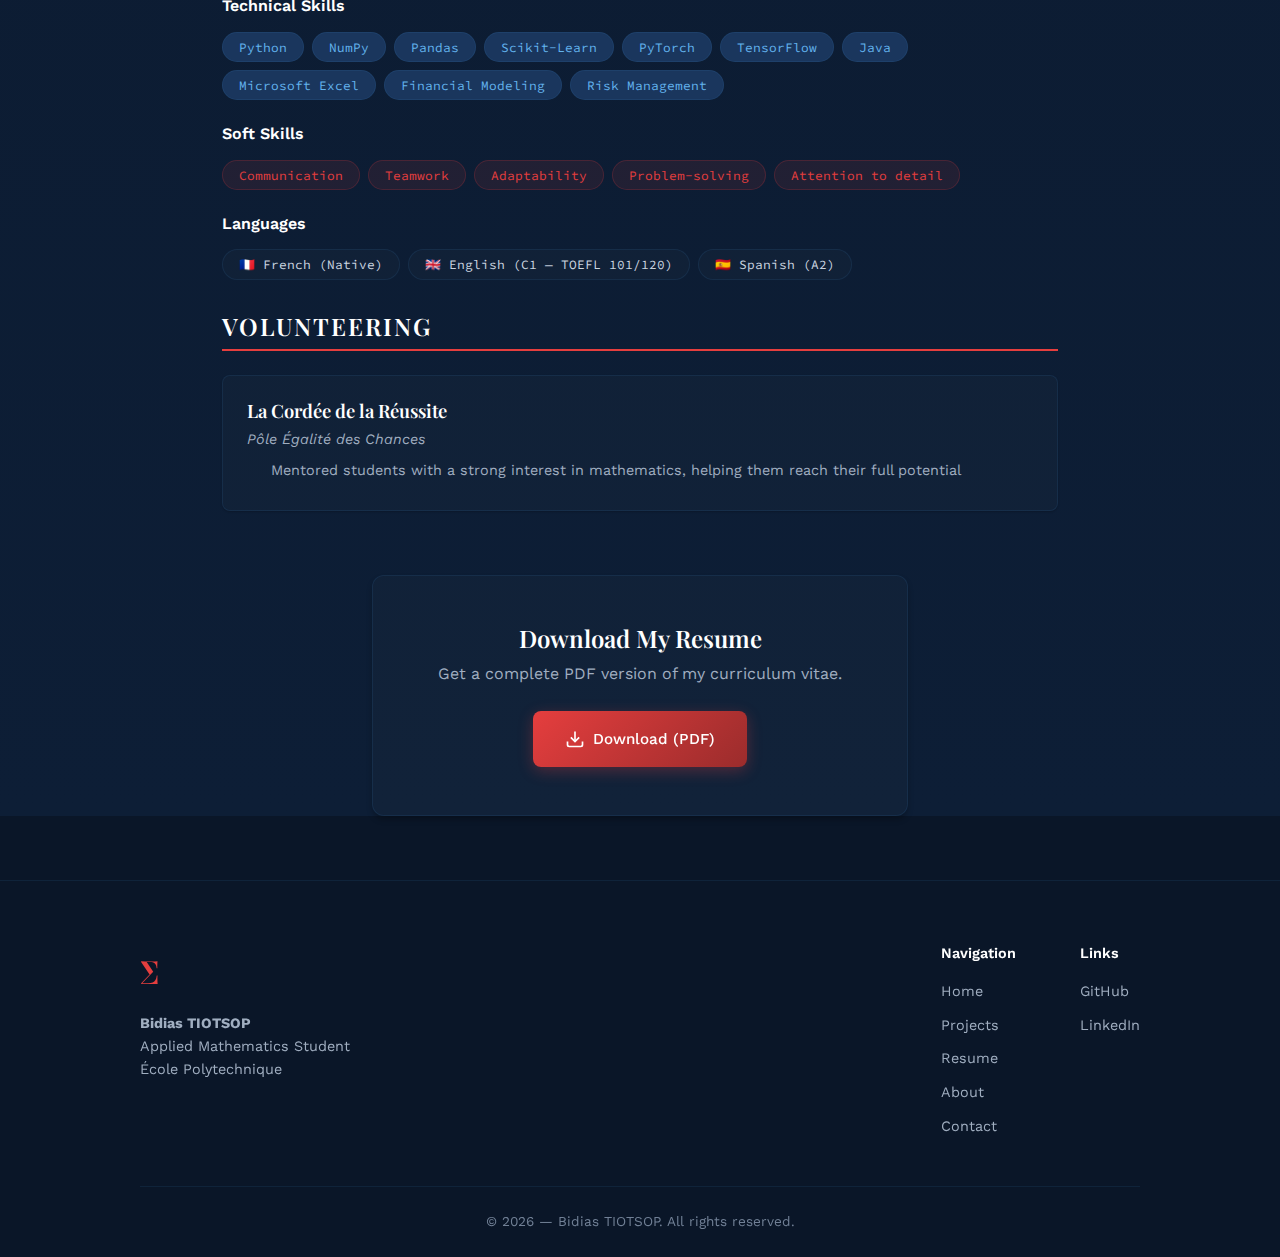
<file: cv.html>
<!DOCTYPE html>
<html lang="en">
<head>
    <meta charset="UTF-8">
    <meta name="viewport" content="width=device-width, initial-scale=1.0">
    <title>Resume | Bidias TIOTSOP</title>
    <link rel="stylesheet" href="styles.css">
    <link rel="preconnect" href="https://fonts.googleapis.com">
    <link rel="preconnect" href="https://fonts.gstatic.com" crossorigin>
    <link href="https://fonts.googleapis.com/css2?family=Playfair+Display:wght@400;600;700&family=Source+Code+Pro:wght@400;500&family=Work+Sans:wght@300;400;500;600&display=swap" rel="stylesheet">
</head>
<body>
    <div class="grid-background"></div>
    
    <header class="main-header">
        <nav class="navbar">
            <a href="index.html" class="logo">
                <span class="logo-symbol">∑</span>
                <span class="logo-text">Portfolio</span>
            </a>
            <ul class="nav-links">
                <li><a href="index.html">Home</a></li>
                <li><a href="projects.html">Projects</a></li>
                <li><a href="cv.html" class="active">Resume</a></li>
                <li><a href="about.html">About</a></li>
                <li><a href="contact.html">Contact</a></li>
            </ul>
            <button class="theme-toggle" aria-label="Toggle theme">
                <svg class="sun-icon" width="20" height="20" viewBox="0 0 24 24" fill="none" stroke="currentColor" stroke-width="2">
                    <circle cx="12" cy="12" r="5"/>
                    <line x1="12" y1="1" x2="12" y2="3"/>
                    <line x1="12" y1="21" x2="12" y2="23"/>
                    <line x1="4.22" y1="4.22" x2="5.64" y2="5.64"/>
                    <line x1="18.36" y1="18.36" x2="19.78" y2="19.78"/>
                    <line x1="1" y1="12" x2="3" y2="12"/>
                    <line x1="21" y1="12" x2="23" y2="12"/>
                    <line x1="4.22" y1="19.78" x2="5.64" y2="18.36"/>
                    <line x1="18.36" y1="5.64" x2="19.78" y2="4.22"/>
                </svg>
                <svg class="moon-icon" width="20" height="20" viewBox="0 0 24 24" fill="none" stroke="currentColor" stroke-width="2">
                    <path d="M21 12.79A9 9 0 1 1 11.21 3 7 7 0 0 0 21 12.79z"/>
                </svg>
            </button>
            <button class="mobile-menu-btn" aria-label="Menu">
                <span></span>
                <span></span>
                <span></span>
            </button>
        </nav>
    </header>

    <main>
        <section class="page-header">
            <div class="page-header-content">
                <span class="section-tag">Curriculum Vitae</span>
                <h1>Bidias TIOTSOP</h1>
                <p>Applied Mathematics · Quantitative Finance · Deep Learning</p>
                <div class="cv-download-header">
                    <a href="CV_3A.pdf" download class="btn btn-primary">
                        <svg width="20" height="20" viewBox="0 0 24 24" fill="none" stroke="currentColor" stroke-width="2">
                            <path d="M21 15v4a2 2 0 01-2 2H5a2 2 0 01-2-2v-4"/>
                            <polyline points="7 10 12 15 17 10"/>
                            <line x1="12" y1="15" x2="12" y2="3"/>
                        </svg>
                        <span>Download Resume (PDF)</span>
                    </a>
                </div>
            </div>
        </section>

        <section class="cv-section">
            <div class="cv-contact-bar">
                <div class="cv-contact-item">
                    <svg width="18" height="18" viewBox="0 0 24 24" fill="none" stroke="currentColor" stroke-width="2">
                        <path d="M21 10c0 7-9 13-9 13s-9-6-9-13a9 9 0 0118 0z"/>
                        <circle cx="12" cy="10" r="3"/>
                    </svg>
                    <span>Paris, France</span>
                </div>
                <div class="cv-contact-item">
                    <svg width="18" height="18" viewBox="0 0 24 24" fill="none" stroke="currentColor" stroke-width="2">
                        <path d="M4 4h16c1.1 0 2 .9 2 2v12c0 1.1-.9 2-2 2H4c-1.1 0-2-.9-2-2V6c0-1.1.9-2 2-2z"/>
                        <polyline points="22,6 12,13 2,6"/>
                    </svg>
                    <a href="mailto:bidias.tiotsop-ngueguim@polytechnique.edu">bidias.tiotsop-ngueguim@polytechnique.edu</a>
                </div>
                <div class="cv-contact-item">
                    <svg width="18" height="18" viewBox="0 0 24 24" fill="none" stroke="currentColor" stroke-width="2">
                        <path d="M22 16.92v3a2 2 0 01-2.18 2 19.79 19.79 0 01-8.63-3.07 19.5 19.5 0 01-6-6 19.79 19.79 0 01-3.07-8.67A2 2 0 014.11 2h3a2 2 0 012 1.72 12.84 12.84 0 00.7 2.81 2 2 0 01-.45 2.11L8.09 9.91a16 16 0 006 6l1.27-1.27a2 2 0 012.11-.45 12.84 12.84 0 002.81.7A2 2 0 0122 16.92z"/>
                    </svg>
                    <a href="tel:+33744866598">+33 7 44 86 65 98</a>
                </div>
                <div class="cv-contact-item">
                    <svg width="18" height="18" viewBox="0 0 24 24" fill="none" stroke="currentColor" stroke-width="2">
                        <path d="M16 8a6 6 0 016 6v7h-4v-7a2 2 0 00-2-2 2 2 0 00-2 2v7h-4v-7a6 6 0 016-6z"/>
                        <rect x="2" y="9" width="4" height="12"/>
                        <circle cx="4" cy="4" r="2"/>
                    </svg>
                    <a href="https://linkedin.com/in/Bidias-TIOTSOP" target="_blank">LinkedIn</a>
                </div>
                <div class="cv-contact-item">
                    <svg width="18" height="18" viewBox="0 0 24 24" fill="none" stroke="currentColor" stroke-width="2">
                        <path d="M9 19c-5 1.5-5-2.5-7-3m14 6v-3.87a3.37 3.37 0 00-.94-2.61c3.14-.35 6.44-1.54 6.44-7A5.44 5.44 0 0020 4.77 5.07 5.07 0 0019.91 1S18.73.65 16 2.48a13.38 13.38 0 00-7 0C6.27.65 5.09 1 5.09 1A5.07 5.07 0 005 4.77a5.44 5.44 0 00-1.5 3.78c0 5.42 3.3 6.61 6.44 7A3.37 3.37 0 009 18.13V22"/>
                    </svg>
                    <a href="https://github.com/Cabr3l" target="_blank">GitHub</a>
                </div>
            </div>
        </section>

        <section class="cv-section">
            <div class="cv-section-header">
                <h2>Profile</h2>
            </div>
            <div class="cv-content">
                <p class="cv-profile-text">
                    Applied Mathematics student at École Polytechnique with a strong background in <strong>statistics</strong>, 
                    <strong>stochastic modeling</strong>, <strong>time series analysis</strong>, and <strong>deep learning</strong>. 
                    Highly motivated to contribute to research in quantitative finance.
                </p>
            </div>
        </section>

        <section class="cv-section">
            <div class="cv-section-header">
                <h2>Education</h2>
            </div>
            <div class="cv-content">
                <div class="cv-entry">
                    <div class="cv-entry-header">
                        <div class="cv-entry-title">
                            <h3>École Polytechnique</h3>
                            <span class="cv-location">Paris, France</span>
                        </div>
                        <span class="cv-date">Sept 2023 - Present</span>
                    </div>
                    <p class="cv-subtitle">Engineering Cycle — Applied Mathematics</p>
                    <ul class="cv-details">
                        <li>France's leading school of engineering</li>
                        <li><strong>Key Courses:</strong> Deep Learning, Stochastic Modeling, Statistical Learning, Operations Research</li>
                    </ul>
                </div>

                <div class="cv-entry">
                    <div class="cv-entry-header">
                        <div class="cv-entry-title">
                            <h3>National Advanced School of Engineering (ENSP)</h3>
                            <span class="cv-location">Yaoundé, Cameroon</span>
                        </div>
                        <span class="cv-date">Sept 2020 - June 2023</span>
                    </div>
                    <p class="cv-subtitle">Preparatory Classes</p>
                    <ul class="cv-details">
                        <li>Cameroon's leading school of engineering</li>
                        <li><strong>Key Courses:</strong> Algebra, Calculus, Probability, Electromagnetism</li>
                    </ul>
                </div>

                <div class="cv-entry">
                    <div class="cv-entry-header">
                        <div class="cv-entry-title">
                            <h3>University of Yaoundé I</h3>
                            <span class="cv-location">Yaoundé, Cameroon</span>
                        </div>
                        <span class="cv-date">Sept 2022 - June 2023</span>
                    </div>
                    <p class="cv-subtitle">Bachelor's in Mathematics</p>
                    <ul class="cv-details">
                        <li>Top 10% (out of 100+ students)</li>
                        <li><strong>Key Courses:</strong> Group Classification Theory, Probability, Measure Theory, Numerical Analysis</li>
                    </ul>
                </div>
            </div>
        </section>

        <section class="cv-section">
            <div class="cv-section-header">
                <h2>Experience & Projects</h2>
            </div>
            <div class="cv-content">
                <div class="cv-entry">
                    <div class="cv-entry-header">
                        <div class="cv-entry-title">
                            <h3>Quant Risk Analyst Intern</h3>
                            <span class="cv-location">Abeille Assurances (ex Aviva France) — Bois-Colombes, France</span>
                        </div>
                        <span class="cv-date">June 2025 - Aug 2025</span>
                    </div>
                    <p class="cv-subtitle">Implemented models to improve ESG performance under nominal rate shocks and default risk on private bonds.</p>
                    <ul class="cv-details">
                        <li>Designed and calibrated the <strong>Hull-White model</strong> for inflation rate modeling, achieving <strong>100+% improvement in precision</strong></li>
                        <li>Integrated the new inflation model into the existing ESG framework, enhancing predictive robustness under stress scenarios</li>
                        <li>Developed a <strong>Longstaff-Mithal-Neis (LMN) model</strong> for credit risk on private bonds (0.01 factor gain in relative precision)</li>
                    </ul>
                </div>

                <div class="cv-entry">
                    <div class="cv-entry-header">
                        <div class="cv-entry-title">
                            <h3>Mean Field Game of Mutual Cross-Holding</h3>
                            <span class="cv-location">École Polytechnique — Research Project</span>
                        </div>
                        <span class="cv-date">Sept 2025 - Present</span>
                    </div>
                    <ul class="cv-details">
                        <li>Modeled a mutual holding situation through <strong>mean field games</strong> in discrete time</li>
                        <li>Analyzed how diversification affects the total system</li>
                        <li>Obtained results consistent with the literature: optimal diversification reduces shareholders' risk (variance)</li>
                    </ul>
                </div>

                <div class="cv-entry">
                    <div class="cv-entry-header">
                        <div class="cv-entry-title">
                            <h3>Time Series Prediction</h3>
                            <span class="cv-location">École Polytechnique — Class Assignment</span>
                        </div>
                        <span class="cv-date">Nov 2025</span>
                    </div>
                    <ul class="cv-details">
                        <li>Implemented time series classification using <strong>Dynamic Time Warping</strong> and k-NN on exoplanet WASP-126 b photometric measurements</li>
                        <li>Developed <strong>LSTM</strong> and <strong>Transformer</strong>-based architectures in PyTorch</li>
                        <li>Obtained <strong>92% more precise estimates</strong> (RMSE) with Transformers</li>
                    </ul>
                </div>

                <div class="cv-entry">
                    <div class="cv-entry-header">
                        <div class="cv-entry-title">
                            <h3>Portfolio Risk Modeling</h3>
                            <span class="cv-location">École Polytechnique — Project</span>
                        </div>
                        <span class="cv-date">Apr 2025 - June 2025</span>
                    </div>
                    <ul class="cv-details">
                        <li>Modeled portfolios of options (calls/puts), estimating <strong>Value-at-Risk</strong> using importance sampling, last particle, and splitting methods</li>
                        <li>Utilized importance sampling to enrich rare-event scenarios (losses exceeding 90% quantiles)</li>
                        <li>Leveraged auto-regressive Markov chain for conditional law simulation</li>
                    </ul>
                </div>

                <div class="cv-entry">
                    <div class="cv-entry-header">
                        <div class="cv-entry-title">
                            <h3>Forex Trading Model Development</h3>
                            <span class="cv-location">Lusis — Remote Project</span>
                        </div>
                        <span class="cv-date">Sept 2024 - Apr 2025</span>
                    </div>
                    <ul class="cv-details">
                        <li>Built algorithmic trading models using <strong>Random Forest</strong> and <strong>XGBoost</strong> across 9 currency pairs</li>
                        <li>Achieved <strong>Sharpe ratio of 2.96</strong></li>
                        <li>Developed feature selection pipeline analyzing 15+ time series features (ATR, ADX, MACD, RSI...)</li>
                    </ul>
                </div>

                <div class="cv-entry">
                    <div class="cv-entry-header">
                        <div class="cv-entry-title">
                            <h3>Multi-objective Evolutionary Algorithms</h3>
                            <span class="cv-location">École Polytechnique — Project</span>
                        </div>
                        <span class="cv-date">Dec 2024 - Mar 2025</span>
                    </div>
                    <ul class="cv-details">
                        <li>Implemented <strong>NSGA II</strong> algorithms with fast non-dominated sorting</li>
                        <li>Results corroborated with Benjamin Doerr's article on exponential iterations for 2+ valued functions</li>
                        <li>Obtained <strong>100% Pareto coverage</strong> for m=2, 95% for m=4 on m-LOTZ functions</li>
                    </ul>
                </div>
            </div>
        </section>

        <section class="cv-section">
            <div class="cv-section-header">
                <h2>Skills</h2>
            </div>
            <div class="cv-content">
                <div class="cv-skills-grid">
                    <div class="cv-skill-category">
                        <h4>Technical Skills</h4>
                        <div class="cv-skill-tags">
                            <span class="cv-skill-tag">Python</span>
                            <span class="cv-skill-tag">NumPy</span>
                            <span class="cv-skill-tag">Pandas</span>
                            <span class="cv-skill-tag">Scikit-Learn</span>
                            <span class="cv-skill-tag">PyTorch</span>
                            <span class="cv-skill-tag">TensorFlow</span>
                            <span class="cv-skill-tag">Java</span>
                            <span class="cv-skill-tag">Microsoft Excel</span>
                            <span class="cv-skill-tag">Financial Modeling</span>
                            <span class="cv-skill-tag">Risk Management</span>
                        </div>
                    </div>
                    <div class="cv-skill-category">
                        <h4>Soft Skills</h4>
                        <div class="cv-skill-tags">
                            <span class="cv-skill-tag soft">Communication</span>
                            <span class="cv-skill-tag soft">Teamwork</span>
                            <span class="cv-skill-tag soft">Adaptability</span>
                            <span class="cv-skill-tag soft">Problem-solving</span>
                            <span class="cv-skill-tag soft">Attention to detail</span>
                        </div>
                    </div>
                    <div class="cv-skill-category">
                        <h4>Languages</h4>
                        <div class="cv-skill-tags">
                            <span class="cv-skill-tag lang">🇫🇷 French (Native)</span>
                            <span class="cv-skill-tag lang">🇬🇧 English (C1 — TOEFL 101/120)</span>
                            <span class="cv-skill-tag lang">🇪🇸 Spanish (A2)</span>
                        </div>
                    </div>
                </div>
            </div>
        </section>

        <section class="cv-section">
            <div class="cv-section-header">
                <h2>Volunteering</h2>
            </div>
            <div class="cv-content">
                <div class="cv-entry">
                    <div class="cv-entry-header">
                        <div class="cv-entry-title">
                            <h3>La Cordée de la Réussite</h3>
                            <span class="cv-location">Pôle Égalité des Chances</span>
                        </div>
                    </div>
                    <ul class="cv-details">
                        <li>Mentored students with a strong interest in mathematics, helping them reach their full potential</li>
                    </ul>
                </div>
            </div>
        </section>

        <section class="cv-download-section">
            <div class="cv-download-card">
                <h2>Download My Resume</h2>
                <p>Get a complete PDF version of my curriculum vitae.</p>
                <a href="CV_3A.pdf" download class="btn btn-primary">
                    <svg width="20" height="20" viewBox="0 0 24 24" fill="none" stroke="currentColor" stroke-width="2">
                        <path d="M21 15v4a2 2 0 01-2 2H5a2 2 0 01-2-2v-4"/>
                        <polyline points="7 10 12 15 17 10"/>
                        <line x1="12" y1="15" x2="12" y2="3"/>
                    </svg>
                    <span>Download (PDF)</span>
                </a>
            </div>
        </section>
    </main>

    <footer class="main-footer">
        <div class="footer-content">
            <div class="footer-brand">
                <span class="logo-symbol">∑</span>
                <p><strong>Bidias TIOTSOP</strong><br>Applied Mathematics Student<br>École Polytechnique</p>
            </div>
            <div class="footer-links">
                <div class="footer-col">
                    <h4>Navigation</h4>
                    <ul>
                        <li><a href="index.html">Home</a></li>
                        <li><a href="projects.html">Projects</a></li>
                        <li><a href="cv.html">Resume</a></li>
                        <li><a href="about.html">About</a></li>
                        <li><a href="contact.html">Contact</a></li>
                    </ul>
                </div>
                <div class="footer-col">
                    <h4>Links</h4>
                    <ul>
                        <li><a href="https://github.com/Cabr3l" target="_blank">GitHub</a></li>
                        <li><a href="https://linkedin.com/in/Bidias-TIOTSOP" target="_blank">LinkedIn</a></li>
                    </ul>
                </div>
            </div>
        </div>
        <div class="footer-bottom">
            <p>&copy; 2026 — Bidias TIOTSOP. All rights reserved.</p>
        </div>
    </footer>

    <script src="main.js"></script>
</body>
</html>
</file>
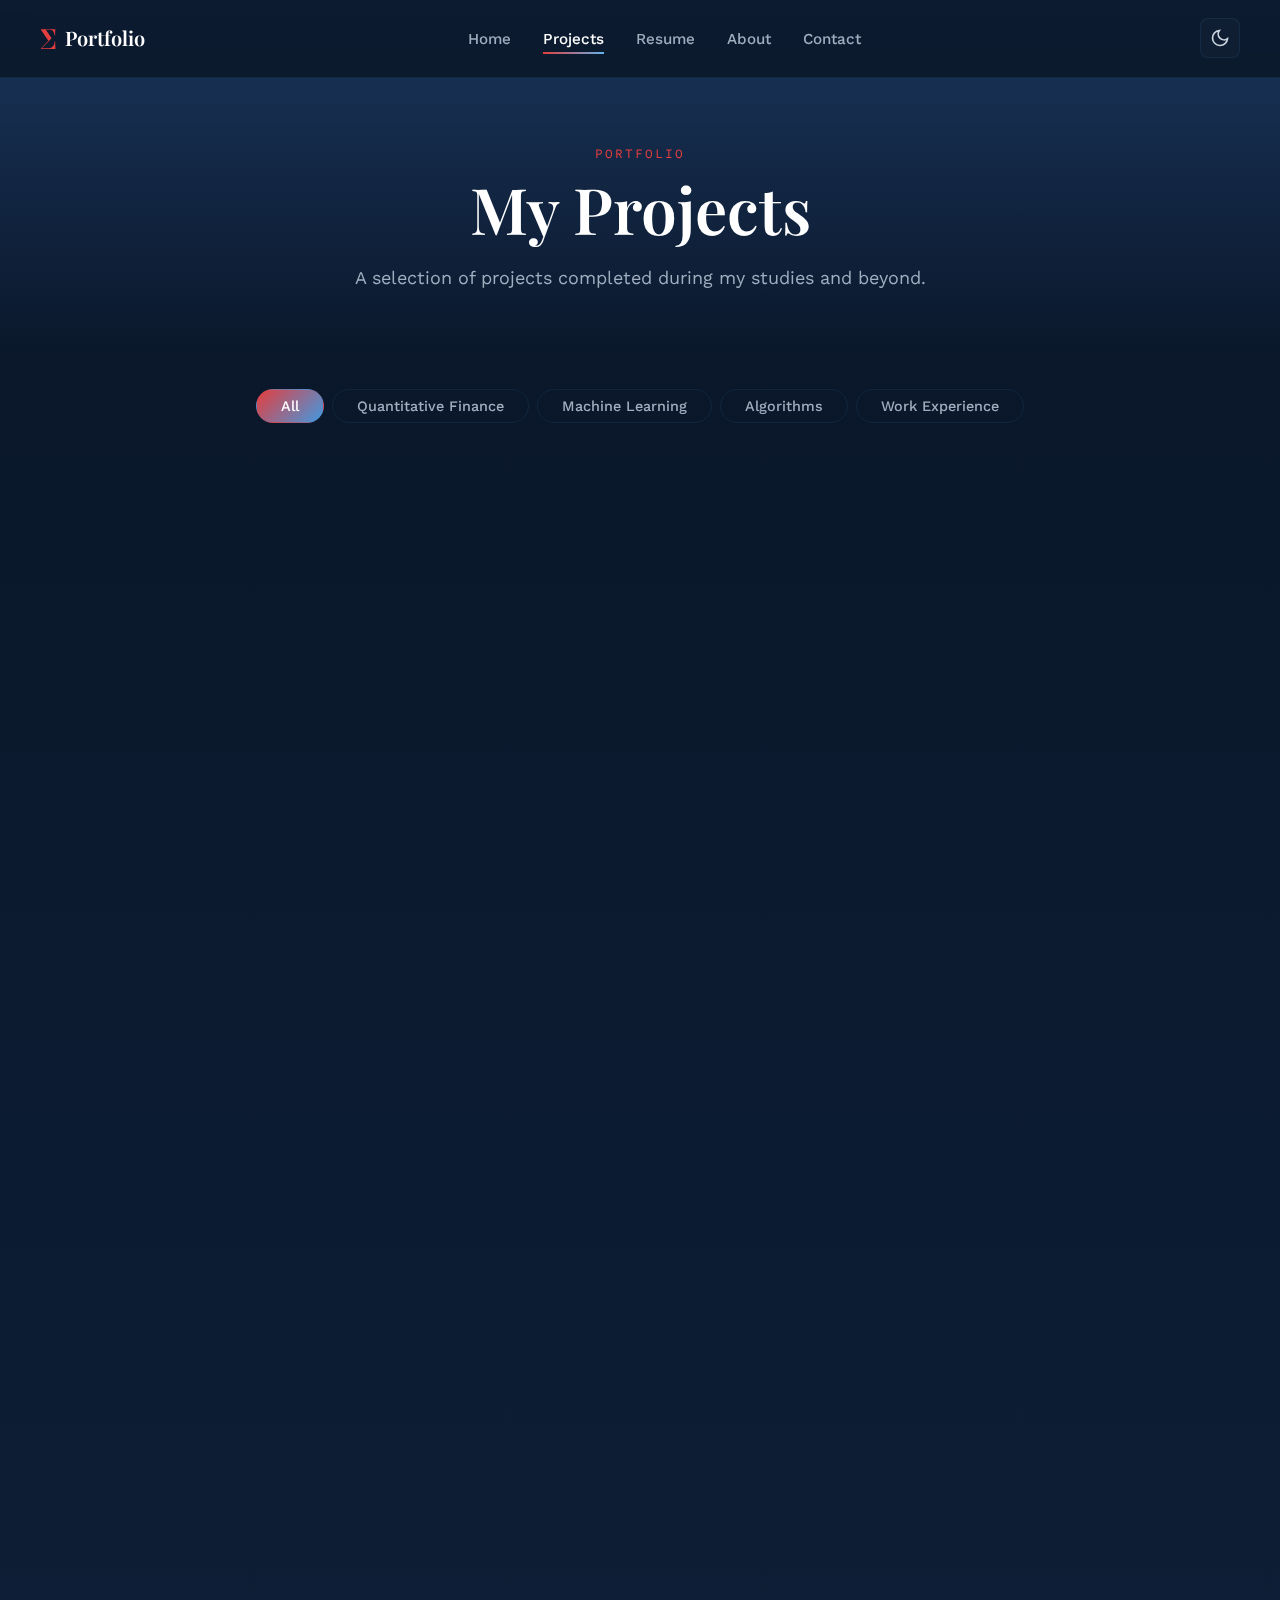
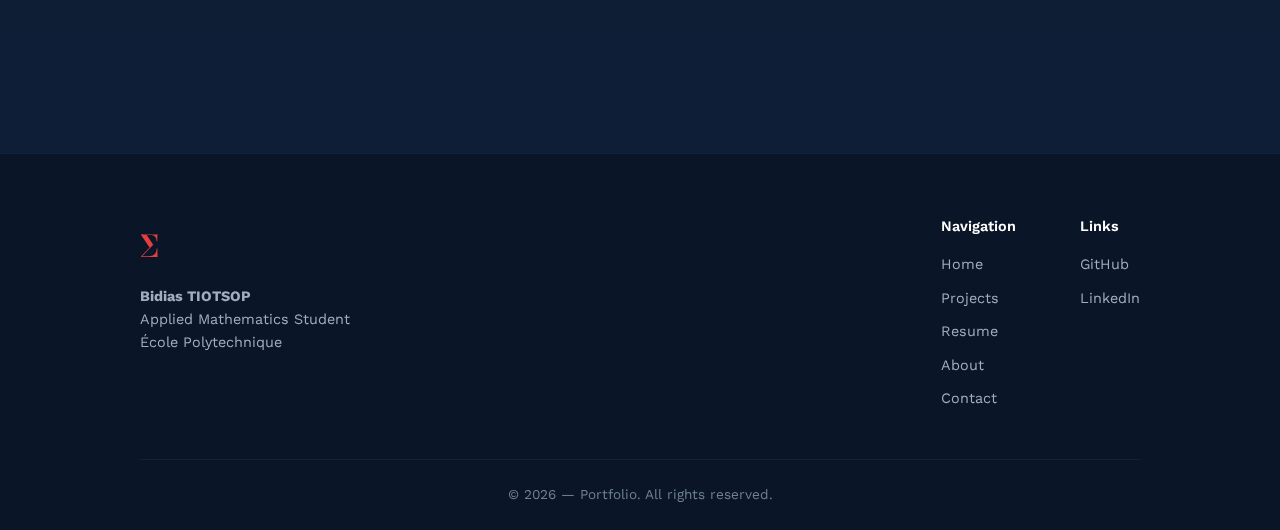
<file: projects.html>
<!DOCTYPE html>
<html lang="en">
<head>
    <meta charset="UTF-8">
    <meta name="viewport" content="width=device-width, initial-scale=1.0">
    <title>Projects | Bidias TIOTSOP</title>
    <link rel="stylesheet" href="styles.css">
    <link rel="preconnect" href="https://fonts.googleapis.com">
    <link rel="preconnect" href="https://fonts.gstatic.com" crossorigin>
    <link href="https://fonts.googleapis.com/css2?family=Playfair+Display:wght@400;600;700&family=Source+Code+Pro:wght@400;500&family=Work+Sans:wght@300;400;500;600&display=swap" rel="stylesheet">
</head>
<body>
    <div class="grid-background"></div>
    
    <header class="main-header">
        <nav  class="navbar">
            <a href="index.html" class="logo">
                <span class="logo-symbol">∑</span>
                <span class="logo-text">Portfolio</span>
            </a>
            <ul class="nav-links">
                <li><a href="index.html">Home</a></li>
                <li><a href="projects.html" class="active">Projects</a></li>
                <li><a href="cv.html">Resume</a></li>
                <li><a href="about.html">About</a></li>
                <li><a href="contact.html">Contact</a></li>
            </ul>
            <button class="theme-toggle" aria-label="Toggle theme">
                <svg class="sun-icon" width="20" height="20" viewBox="0 0 24 24" fill="none" stroke="currentColor" stroke-width="2">
                    <circle cx="12" cy="12" r="5"/>
                    <line x1="12" y1="1" x2="12" y2="3"/>
                    <line x1="12" y1="21" x2="12" y2="23"/>
                    <line x1="4.22" y1="4.22" x2="5.64" y2="5.64"/>
                    <line x1="18.36" y1="18.36" x2="19.78" y2="19.78"/>
                    <line x1="1" y1="12" x2="3" y2="12"/>
                    <line x1="21" y1="12" x2="23" y2="12"/>
                    <line x1="4.22" y1="19.78" x2="5.64" y2="18.36"/>
                    <line x1="18.36" y1="5.64" x2="19.78" y2="4.22"/>
                </svg>
                <svg class="moon-icon" width="20" height="20" viewBox="0 0 24 24" fill="none" stroke="currentColor" stroke-width="2">
                    <path d="M21 12.79A9 9 0 1 1 11.21 3 7 7 0 0 0 21 12.79z"/>
                </svg>
            </button>
            <button class="mobile-menu-btn" aria-label="Menu">
                <span></span>
                <span></span>
                <span></span>
            </button>
        </nav>
    </header>

    <main>
        <section class="page-header">
            <div class="page-header-content">
                <span class="section-tag">Portfolio</span>
                <h1>My Projects</h1>
                <p>A selection of projects completed during my studies and beyond.</p>
            </div>
        </section>

        <section class="projects-filter">
            <div class="filter-buttons">
                <button class="filter-btn active" data-filter="all">All</button>
                <button class="filter-btn" data-filter="quant">Quantitative Finance</button>
                <button class="filter-btn" data-filter="ml">Machine Learning</button>
                <button class="filter-btn" data-filter="algo">Algorithms</button>
                <button class="filter-btn" data-filter="pro">Work Experience</button>
            </div>
        </section>

        <section class="projects-grid">
            <!-- Mean Field Games -->
            <article class="project-item" data-category="quant">
                <div class="project-image">
                    <div class="project-placeholder">
                        <span class="placeholder-icon">🎯</span>
                    </div>
                </div>
                <div class="project-info">
                    <div class="project-meta">
                        <span class="project-category">Quantitative Finance</span>
                        <span class="project-date">2025</span>
                    </div>
                    <h3>Mean Field Game of Mutual Cross-Holding</h3>
                    <p>Modeled a mutual holding situation through mean field games in discrete time. Analyzed how diversification affects the total system — results consistent with the literature: optimal diversification reduces shareholders' risk.</p>
                    <div class="project-tags">
                        <span class="tag">Python</span>
                        <span class="tag">Mean Field Games</span>
                        <span class="tag">Stochastic</span>
                    </div>
                    <div class="project-links">
                        <a href="https://github.com/Cabr3l" class="project-link" target="_blank">
                            <svg width="18" height="18" viewBox="0 0 24 24" fill="none" stroke="currentColor" stroke-width="2">
                                <path d="M9 19c-5 1.5-5-2.5-7-3m14 6v-3.87a3.37 3.37 0 00-.94-2.61c3.14-.35 6.44-1.54 6.44-7A5.44 5.44 0 0020 4.77 5.07 5.07 0 0019.91 1S18.73.65 16 2.48a13.38 13.38 0 00-7 0C6.27.65 5.09 1 5.09 1A5.07 5.07 0 005 4.77a5.44 5.44 0 00-1.5 3.78c0 5.42 3.3 6.61 6.44 7A3.37 3.37 0 009 18.13V22"/>
                            </svg>
                            Source Code
                        </a>
                    </div>
                </div>
            </article>

            <!-- Forex Trading -->
            <article class="project-item" data-category="ml">
                <div class="project-image">
                    <div class="project-placeholder">
                        <span class="placeholder-icon">📈</span>
                    </div>
                </div>
                <div class="project-info">
                    <div class="project-meta">
                        <span class="project-category">Machine Learning</span>
                        <span class="project-date">2024 - 2025</span>
                    </div>
                    <h3>Forex Trading Model Development</h3>
                    <p>Built algorithmic trading models using Random Forest and XGBoost to predict Forex trends across 9 currency pairs. Feature selection pipeline analyzing 15+ indicators (ATR, ADX, MACD, RSI...). <strong>Sharpe ratio of 2.96</strong>.</p>
                    <div class="project-tags">
                        <span class="tag">Python</span>
                        <span class="tag">XGBoost</span>
                        <span class="tag">Random Forest</span>
                        <span class="tag">Trading</span>
                    </div>
                    <div class="project-links">
                        <a href="https://github.com/Cabr3l" class="project-link" target="_blank">
                            <svg width="18" height="18" viewBox="0 0 24 24" fill="none" stroke="currentColor" stroke-width="2">
                                <path d="M9 19c-5 1.5-5-2.5-7-3m14 6v-3.87a3.37 3.37 0 00-.94-2.61c3.14-.35 6.44-1.54 6.44-7A5.44 5.44 0 0020 4.77 5.07 5.07 0 0019.91 1S18.73.65 16 2.48a13.38 13.38 0 00-7 0C6.27.65 5.09 1 5.09 1A5.07 5.07 0 005 4.77a5.44 5.44 0 00-1.5 3.78c0 5.42 3.3 6.61 6.44 7A3.37 3.37 0 009 18.13V22"/>
                            </svg>
                            Source Code
                        </a>
                    </div>
                </div>
            </article>

            <!-- Portfolio Risk Modeling -->
            <article class="project-item" data-category="quant">
                <div class="project-image">
                    <div class="project-placeholder">
                        <span class="placeholder-icon">⚖️</span>
                    </div>
                </div>
                <div class="project-info">
                    <div class="project-meta">
                        <span class="project-category">Quantitative Finance</span>
                        <span class="project-date">2025</span>
                    </div>
                    <h3>Portfolio Risk Modeling</h3>
                    <p>Modeled portfolios of options (calls/puts). Estimated Value-at-Risk using importance sampling, last particle and splitting methods. Auto-regressive Markov chain for conditional law simulation.</p>
                    <div class="project-tags">
                        <span class="tag">Python</span>
                        <span class="tag">Monte Carlo</span>
                        <span class="tag">VaR</span>
                        <span class="tag">Risk</span>
                    </div>
                    <div class="project-links">
                        <a href="https://github.com/Cabr3l" class="project-link" target="_blank">
                            <svg width="18" height="18" viewBox="0 0 24 24" fill="none" stroke="currentColor" stroke-width="2">
                                <path d="M9 19c-5 1.5-5-2.5-7-3m14 6v-3.87a3.37 3.37 0 00-.94-2.61c3.14-.35 6.44-1.54 6.44-7A5.44 5.44 0 0020 4.77 5.07 5.07 0 0019.91 1S18.73.65 16 2.48a13.38 13.38 0 00-7 0C6.27.65 5.09 1 5.09 1A5.07 5.07 0 005 4.77a5.44 5.44 0 00-1.5 3.78c0 5.42 3.3 6.61 6.44 7A3.37 3.37 0 009 18.13V22"/>
                            </svg>
                            Source Code
                        </a>
                    </div>
                </div>
            </article>

            <!-- Time Series Prediction -->
            <article class="project-item" data-category="ml">
                <div class="project-image">
                    <div class="project-placeholder">
                        <span class="placeholder-icon">🔮</span>
                    </div>
                </div>
                <div class="project-info">
                    <div class="project-meta">
                        <span class="project-category">Deep Learning</span>
                        <span class="project-date">2025</span>
                    </div>
                    <h3>Time Series Prediction</h3>
                    <p>Time series classification using Dynamic Time Warping and k-NN on exoplanet WASP-126 b photometric measurements. LSTM and Transformer architectures in PyTorch. <strong>92% improvement in precision (RMSE)</strong> with Transformers.</p>
                    <div class="project-tags">
                        <span class="tag">PyTorch</span>
                        <span class="tag">LSTM</span>
                        <span class="tag">Transformer</span>
                        <span class="tag">DTW</span>
                    </div>
                    <div class="project-links">
                        <a href="https://github.com/Cabr3l" class="project-link" target="_blank">
                            <svg width="18" height="18" viewBox="0 0 24 24" fill="none" stroke="currentColor" stroke-width="2">
                                <path d="M9 19c-5 1.5-5-2.5-7-3m14 6v-3.87a3.37 3.37 0 00-.94-2.61c3.14-.35 6.44-1.54 6.44-7A5.44 5.44 0 0020 4.77 5.07 5.07 0 0019.91 1S18.73.65 16 2.48a13.38 13.38 0 00-7 0C6.27.65 5.09 1 5.09 1A5.07 5.07 0 005 4.77a5.44 5.44 0 00-1.5 3.78c0 5.42 3.3 6.61 6.44 7A3.37 3.37 0 009 18.13V22"/>
                            </svg>
                            Source Code
                        </a>
                    </div>
                </div>
            </article>

            <!-- Abeille Assurances Internship -->
            <article class="project-item" data-category="pro">
                <div class="project-image">
                    <div class="project-placeholder">
                        <span class="placeholder-icon">🏢</span>
                    </div>
                </div>
                <div class="project-info">
                    <div class="project-meta">
                        <span class="project-category">Work Experience</span>
                        <span class="project-date">June - Aug 2025</span>
                    </div>
                    <h3>Quant Risk Analyst — Abeille Assurances</h3>
                    <p>Implemented models to improve ESG under nominal rate shocks and default risk. Hull-White model calibration for inflation (<strong>+100% precision</strong>). Developed Longstaff-Mithal-Neis model for credit risk on private bonds.</p>
                    <div class="project-tags">
                        <span class="tag">Hull-White</span>
                        <span class="tag">Credit Risk</span>
                        <span class="tag">ESG</span>
                        <span class="tag">Pricing</span>
                    </div>
                </div>
            </article>

            <!-- NSGA II -->
            <article class="project-item" data-category="algo">
                <div class="project-image">
                    <div class="project-placeholder">
                        <span class="placeholder-icon">🧬</span>
                    </div>
                </div>
                <div class="project-info">
                    <div class="project-meta">
                        <span class="project-category">Algorithms</span>
                        <span class="project-date">2024 - 2025</span>
                    </div>
                    <h3>Multi-objective Evolutionary Algorithms</h3>
                    <p>Implemented NSGA II with fast non-dominated sorting. Results corroborated with Benjamin Doerr's article. <strong>100% Pareto set coverage</strong> for m=2 and 95% for m=4 on m-LOTZ functions.</p>
                    <div class="project-tags">
                        <span class="tag">Python</span>
                        <span class="tag">NSGA II</span>
                        <span class="tag">Optimization</span>
                        <span class="tag">Pareto</span>
                    </div>
                    <div class="project-links">
                        <a href="https://github.com/Cabr3l" class="project-link" target="_blank">
                            <svg width="18" height="18" viewBox="0 0 24 24" fill="none" stroke="currentColor" stroke-width="2">
                                <path d="M9 19c-5 1.5-5-2.5-7-3m14 6v-3.87a3.37 3.37 0 00-.94-2.61c3.14-.35 6.44-1.54 6.44-7A5.44 5.44 0 0020 4.77 5.07 5.07 0 0019.91 1S18.73.65 16 2.48a13.38 13.38 0 00-7 0C6.27.65 5.09 1 5.09 1A5.07 5.07 0 005 4.77a5.44 5.44 0 00-1.5 3.78c0 5.42 3.3 6.61 6.44 7A3.37 3.37 0 009 18.13V22"/>
                            </svg>
                            Source Code
                        </a>
                    </div>
                </div>
            </article>
        </section>
    </main>

    <footer class="main-footer">
        <div class="footer-content">
            <div class="footer-brand">
                <span class="logo-symbol">∑</span>
                <p><strong>Bidias TIOTSOP</strong><br>Applied Mathematics Student<br>École Polytechnique</p>
            </div>
            <div class="footer-links">
                <div class="footer-col">
                    <h4>Navigation</h4>
                    <ul>
                        <li><a href="index.html">Home</a></li>
                        <li><a href="projects.html">Projects</a></li>
                        <li><a href="cv.html">Resume</a></li>
                        <li><a href="about.html">About</a></li>
                        <li><a href="contact.html">Contact</a></li>
                    </ul>
                </div>
                <div class="footer-col">
                    <h4>Links</h4>
                    <ul>
                        <li><a href="https://github.com/Cabr3l" target="_blank">GitHub</a></li>
                        <li><a href="https://linkedin.com/in/Bidias-TIOTSOP" target="_blank">LinkedIn</a></li>
                    </ul>
                </div>
            </div>
        </div>
        <div class="footer-bottom">
            <p>&copy; 2026 — Portfolio. All rights reserved.</p>
        </div>
    </footer>

    <script src="main.js"></script>
</body>
</html>
</file>
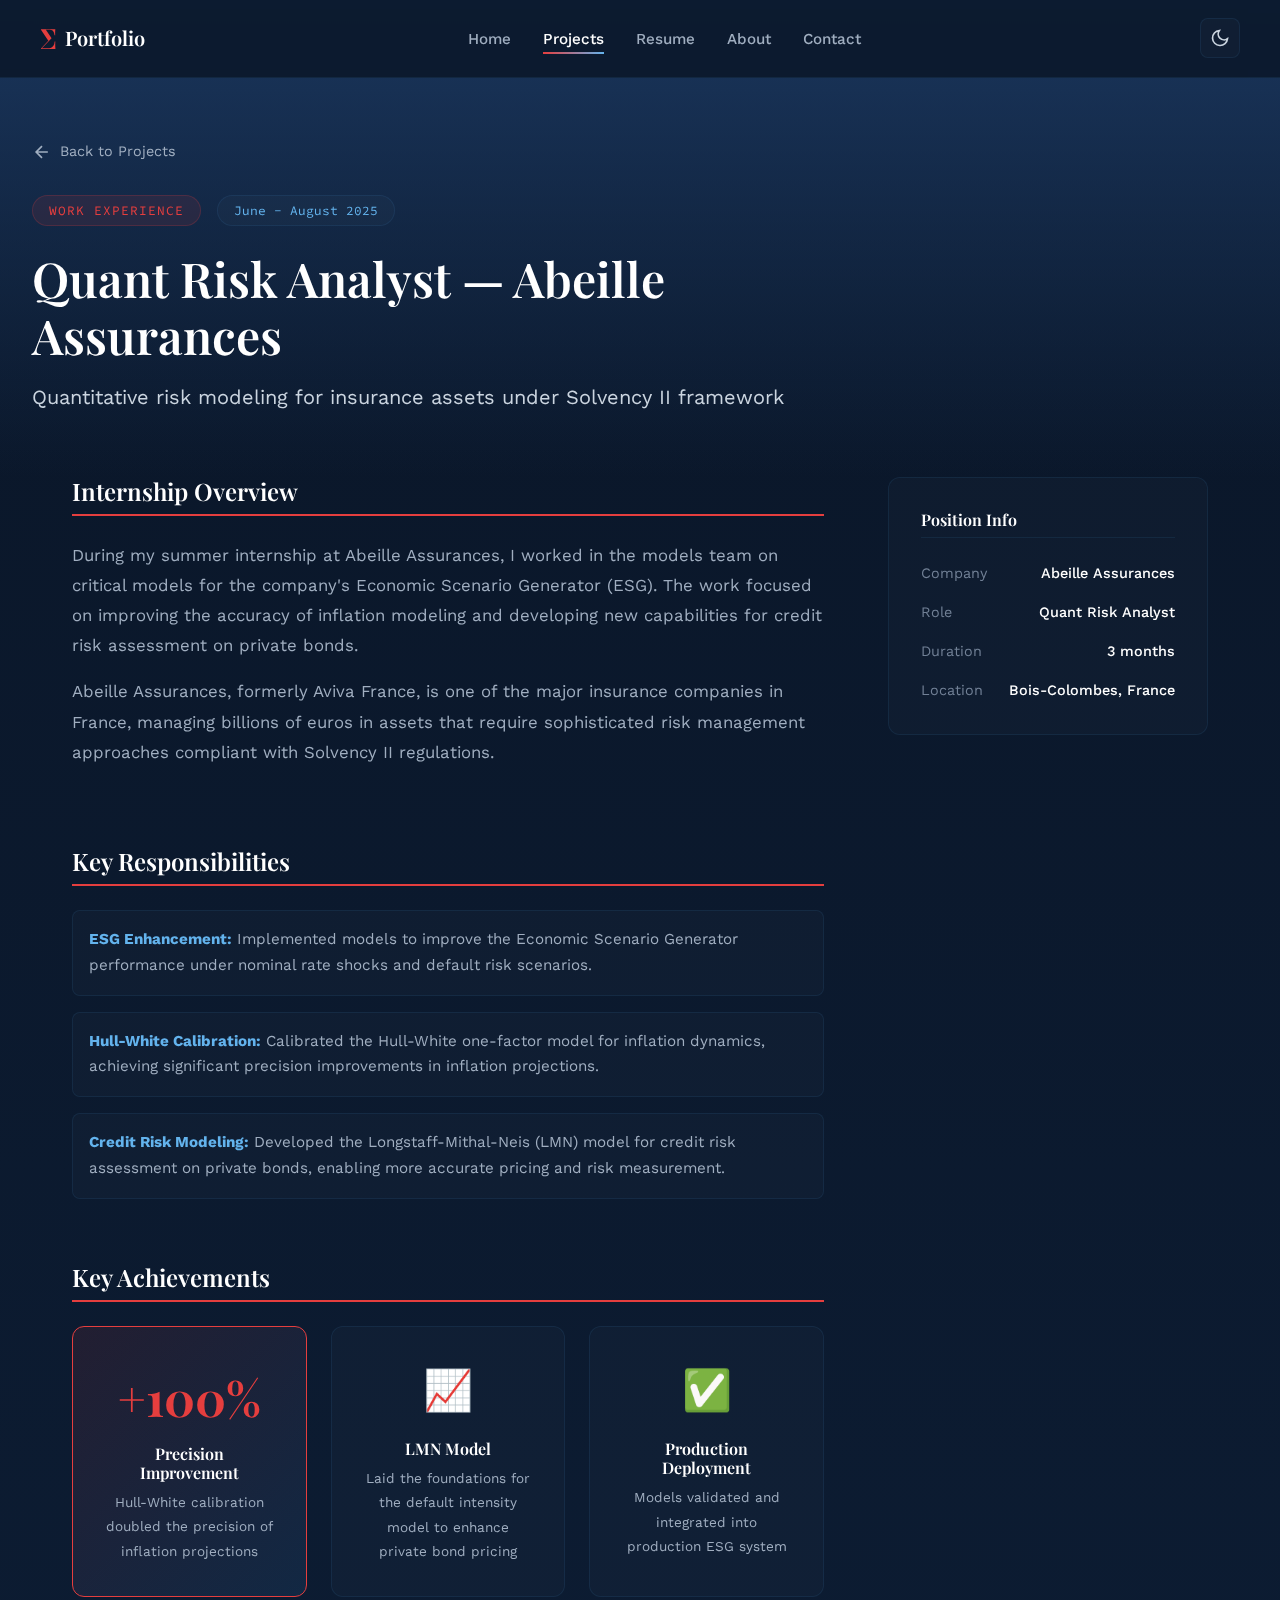
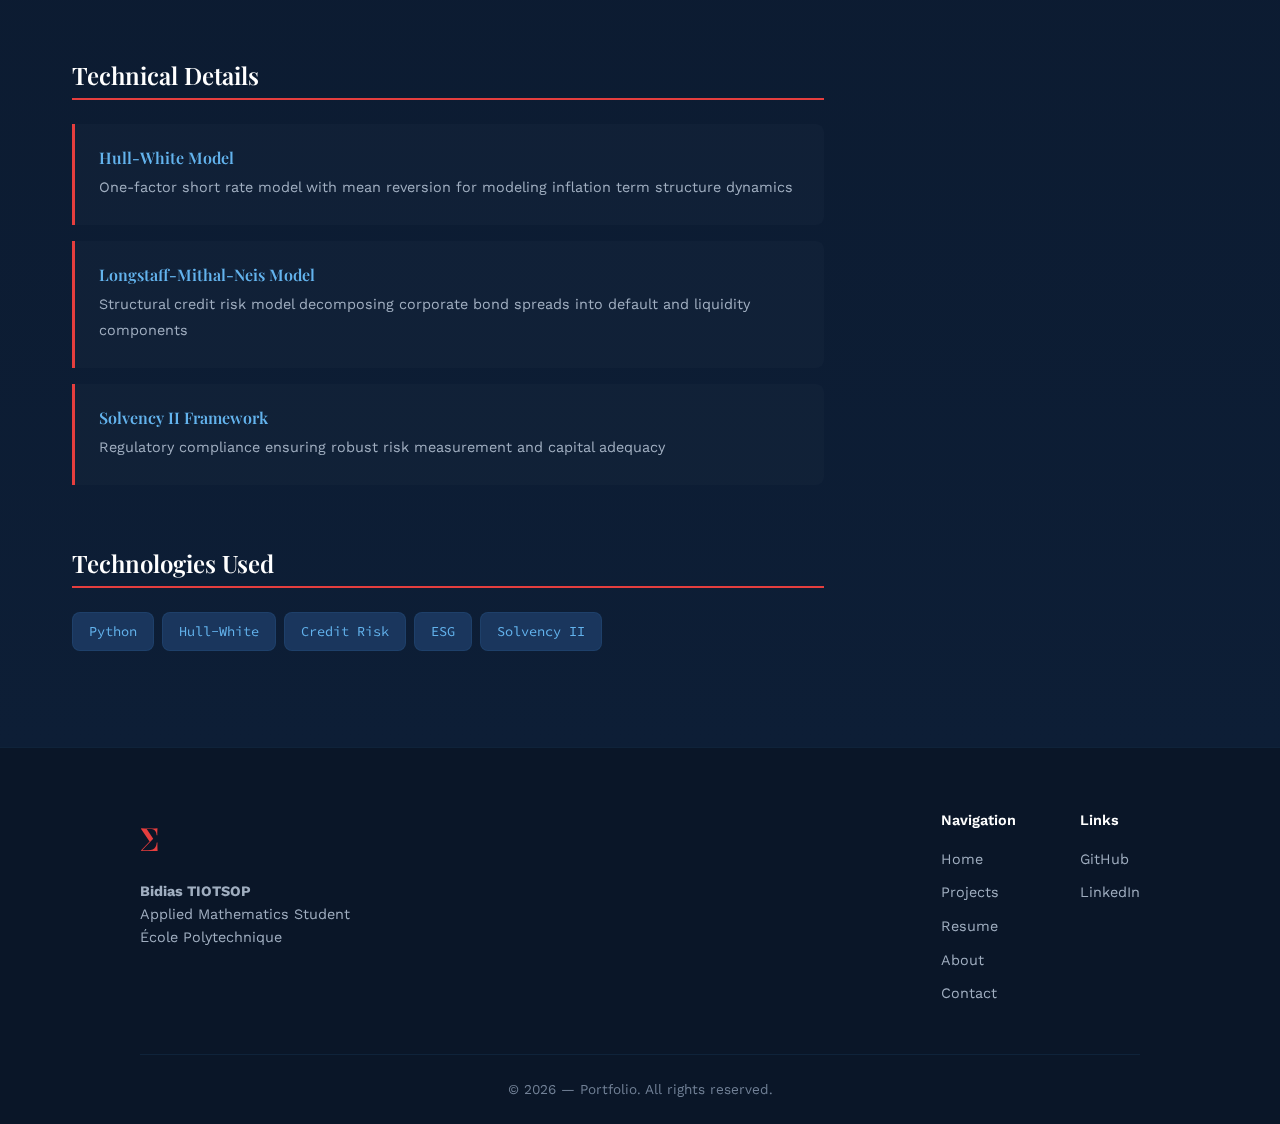
<file: projects/abeille-assurances.html>
<!DOCTYPE html>
<html lang="en">
<head>
    <meta charset="UTF-8">
    <meta name="viewport" content="width=device-width, initial-scale=1.0">
    <title>Abeille Assurances Internship | Bidias TIOTSOP</title>
    <link rel="stylesheet" href="../styles.css">
    <link rel="preconnect" href="https://fonts.googleapis.com">
    <link rel="preconnect" href="https://fonts.gstatic.com" crossorigin>
    <link href="https://fonts.googleapis.com/css2?family=Playfair+Display:wght@400;600;700&family=Source+Code+Pro:wght@400;500&family=Work+Sans:wght@300;400;500;600&display=swap" rel="stylesheet">
</head>
<body>
    <div class="grid-background"></div>
    
    <header class="main-header">
        <nav class="navbar">
            <a href="../index.html" class="logo">
                <span class="logo-symbol">∑</span>
                <span class="logo-text">Portfolio</span>
            </a>
            <ul class="nav-links">
                <li><a href="../index.html">Home</a></li>
                <li><a href="../projects.html" class="active">Projects</a></li>
                <li><a href="../cv.html">Resume</a></li>
                <li><a href="../about.html">About</a></li>
                <li><a href="../contact.html">Contact</a></li>
            </ul>
            <button class="theme-toggle" aria-label="Toggle theme">
                <svg class="sun-icon" width="20" height="20" viewBox="0 0 24 24" fill="none" stroke="currentColor" stroke-width="2">
                    <circle cx="12" cy="12" r="5"/>
                    <line x1="12" y1="1" x2="12" y2="3"/>
                    <line x1="12" y1="21" x2="12" y2="23"/>
                    <line x1="4.22" y1="4.22" x2="5.64" y2="5.64"/>
                    <line x1="18.36" y1="18.36" x2="19.78" y2="19.78"/>
                    <line x1="1" y1="12" x2="3" y2="12"/>
                    <line x1="21" y1="12" x2="23" y2="12"/>
                    <line x1="4.22" y1="19.78" x2="5.64" y2="18.36"/>
                    <line x1="18.36" y1="5.64" x2="19.78" y2="4.22"/>
                </svg>
                <svg class="moon-icon" width="20" height="20" viewBox="0 0 24 24" fill="none" stroke="currentColor" stroke-width="2">
                    <path d="M21 12.79A9 9 0 1 1 11.21 3 7 7 0 0 0 21 12.79z"/>
                </svg>
            </button>
            <button class="mobile-menu-btn" aria-label="Menu">
                <span></span>
                <span></span>
                <span></span>
            </button>
        </nav>
    </header>

    <main class="project-detail">
        <section class="project-hero">
            <a href="../projects.html" class="back-link">
                <svg width="20" height="20" viewBox="0 0 24 24" fill="none" stroke="currentColor" stroke-width="2">
                    <path d="M19 12H5M12 19l-7-7 7-7"/>
                </svg>
                Back to Projects
            </a>
            <div class="project-hero-content">
                <div class="project-meta-detail">
                    <span class="project-category-tag">Work Experience</span>
                    <span class="project-date-tag">June - August 2025</span>
                </div>
                <h1>Quant Risk Analyst — Abeille Assurances</h1>
                <p class="project-tagline">Quantitative risk modeling for insurance assets under Solvency II framework</p>
            </div>
        </section>

        <section class="project-content">
            <div class="project-main">
                <div class="content-section">
                    <h2>Internship Overview</h2>
                    <p>During my summer internship at Abeille Assurances, I worked in the models team on critical models for the company's Economic Scenario Generator (ESG). The work focused on improving the accuracy of inflation modeling and developing new capabilities for credit risk assessment on private bonds.</p>
                    <p>Abeille Assurances, formerly Aviva France, is one of the major insurance companies in France, managing billions of euros in assets that require sophisticated risk management approaches compliant with Solvency II regulations.</p>
                </div>

                <div class="content-section">
                    <h2>Key Responsibilities</h2>
                    <ul class="method-list">
                        <li><strong>ESG Enhancement:</strong> Implemented models to improve the Economic Scenario Generator performance under nominal rate shocks and default risk scenarios.</li>
                        <li><strong>Hull-White Calibration:</strong> Calibrated the Hull-White one-factor model for inflation dynamics, achieving significant precision improvements in inflation projections.</li>
                        <li><strong>Credit Risk Modeling:</strong> Developed the Longstaff-Mithal-Neis (LMN) model for credit risk assessment on private bonds, enabling more accurate pricing and risk measurement.</li>
                        </ul>
                </div>

                <div class="content-section">
                    <h2>Key Achievements</h2>
                    <div class="results-grid">
                        <div class="result-card highlight">
                            <span class="result-number">+100%</span>
                            <h4>Precision Improvement</h4>
                            <p>Hull-White calibration doubled the precision of inflation projections</p>
                        </div>
                        <div class="result-card">
                            <span class="result-icon">📈</span>
                            <h4>LMN Model</h4>
                            <p>Laid the foundations for the default intensity model to enhance private bond pricing</p>
                        </div>
                        <div class="result-card">
                            <span class="result-icon">✅</span>
                            <h4>Production Deployment</h4>
                            <p>Models validated and integrated into production ESG system</p>
                        </div>
                    </div>
                </div>

                <div class="content-section">
                    <h2>Technical Details</h2>
                    <div class="math-concepts">
                        <div class="math-item">
                            <h4>Hull-White Model</h4>
                            <p>One-factor short rate model with mean reversion for modeling inflation term structure dynamics</p>
                        </div>
                        <div class="math-item">
                            <h4>Longstaff-Mithal-Neis Model</h4>
                            <p>Structural credit risk model decomposing corporate bond spreads into default and liquidity components</p>
                        </div>
                        <div class="math-item">
                            <h4>Solvency II Framework</h4>
                            <p>Regulatory compliance ensuring robust risk measurement and capital adequacy</p>
                        </div>
                    </div>
                </div>

                <div class="content-section">
                    <h2>Technologies Used</h2>
                    <div class="tech-stack">
                        <span class="tech-badge">Python</span>
                        <span class="tech-badge">Hull-White</span>
                        <span class="tech-badge">Credit Risk</span>
                        <span class="tech-badge">ESG</span>
                        <span class="tech-badge">Solvency II</span>
                    </div>
                </div>
            </div>

            <aside class="project-sidebar">
                <div class="sidebar-card">
                    <h3>Position Info</h3>
                    <ul class="info-list">
                        <li>
                            <span class="info-label">Company</span>
                            <span class="info-value">Abeille Assurances</span>
                        </li>
                        <li>
                            <span class="info-label">Role</span>
                            <span class="info-value">Quant Risk Analyst</span>
                        </li>
                        <li>
                            <span class="info-label">Duration</span>
                            <span class="info-value">3 months</span>
                        </li>
                        <li>
                            <span class="info-label">Location</span>
                            <span class="info-value">Bois-Colombes, France</span>
                        </li>
                    </ul>
                </div>

            </aside>
        </section>
    </main>

    <footer class="main-footer">
        <div class="footer-content">
            <div class="footer-brand">
                <span class="logo-symbol">∑</span>
                <p><strong>Bidias TIOTSOP</strong><br>Applied Mathematics Student<br>École Polytechnique</p>
            </div>
            <div class="footer-links">
                <div class="footer-col">
                    <h4>Navigation</h4>
                    <ul>
                        <li><a href="../index.html">Home</a></li>
                        <li><a href="../projects.html">Projects</a></li>
                        <li><a href="../cv.html">Resume</a></li>
                        <li><a href="../about.html">About</a></li>
                        <li><a href="../contact.html">Contact</a></li>
                    </ul>
                </div>
                <div class="footer-col">
                    <h4>Links</h4>
                    <ul>
                        <li><a href="https://github.com/Cabr3l" target="_blank">GitHub</a></li>
                        <li><a href="https://linkedin.com/in/Bidias-TIOTSOP" target="_blank">LinkedIn</a></li>
                    </ul>
                </div>
            </div>
        </div>
        <div class="footer-bottom">
            <p>&copy; 2026 — Portfolio. All rights reserved.</p>
        </div>
    </footer>

    <script src="../main.js"></script>
</body>
</html>
</file>
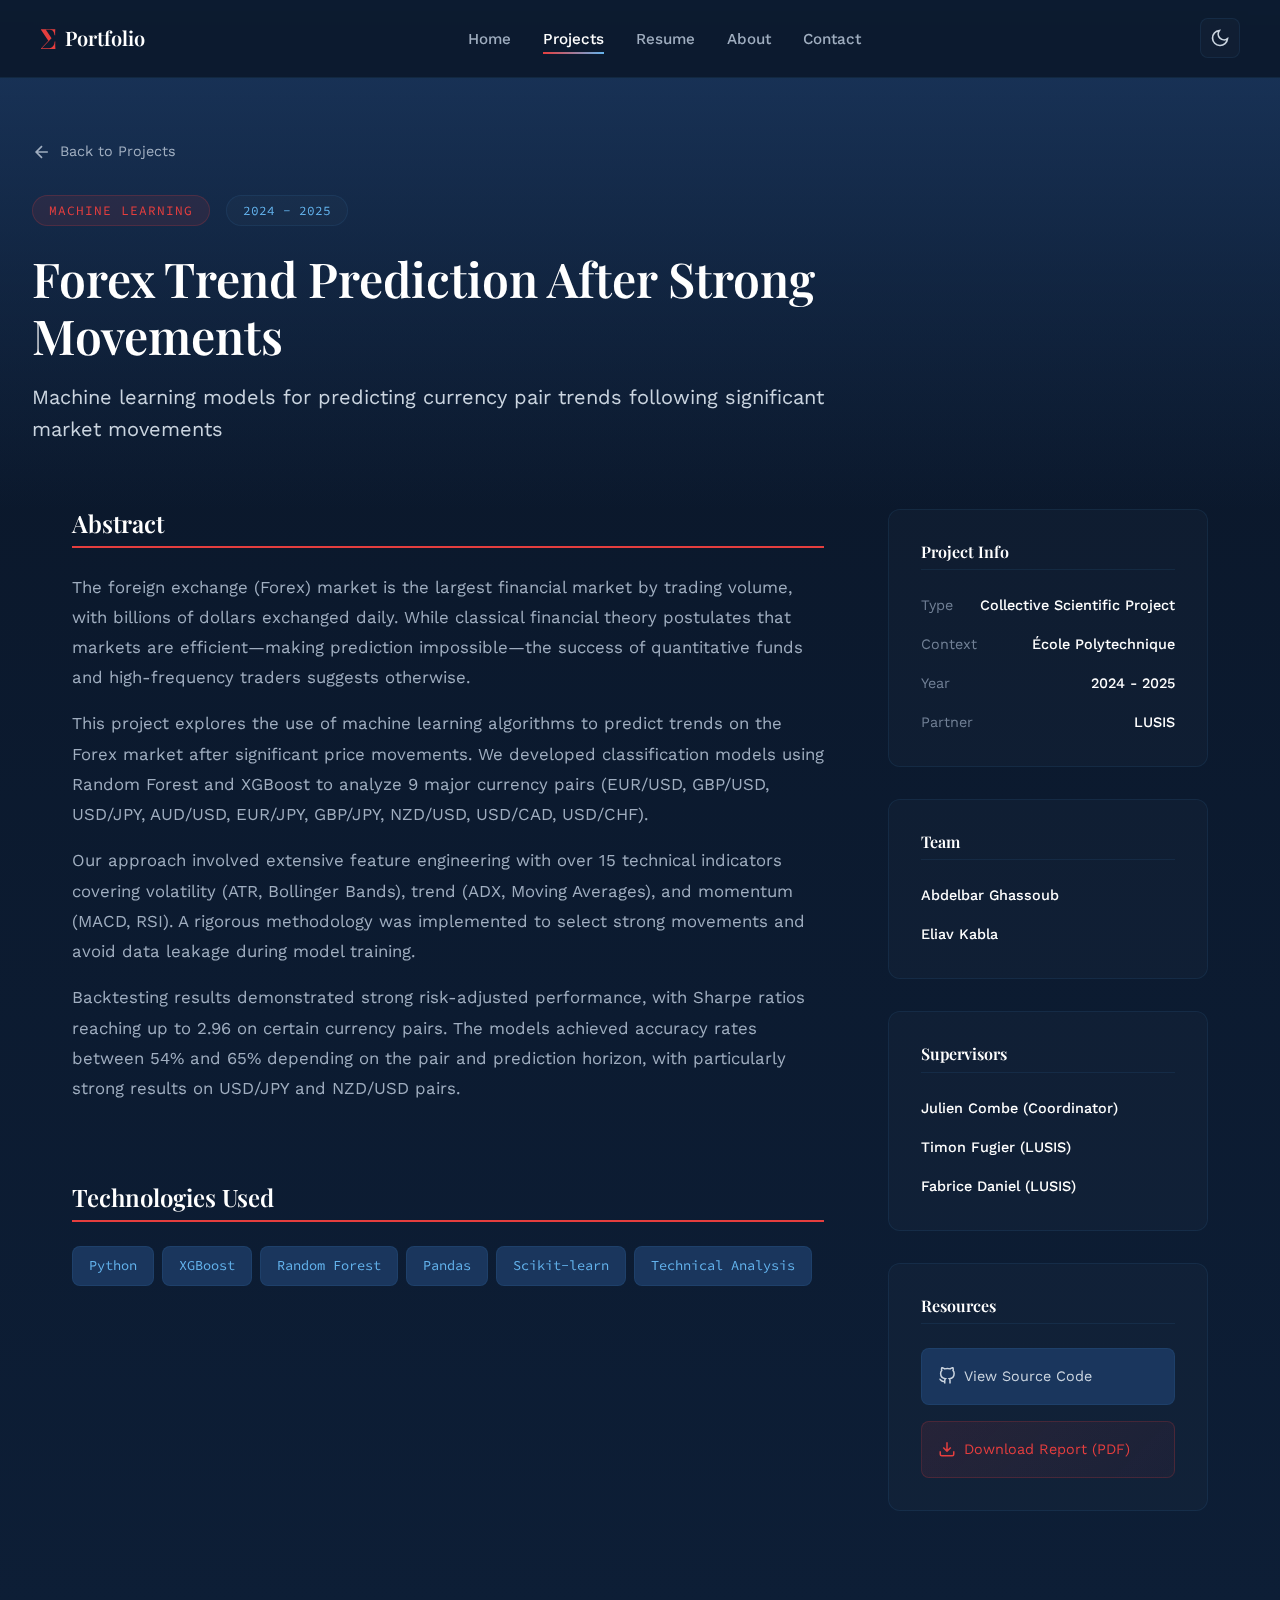
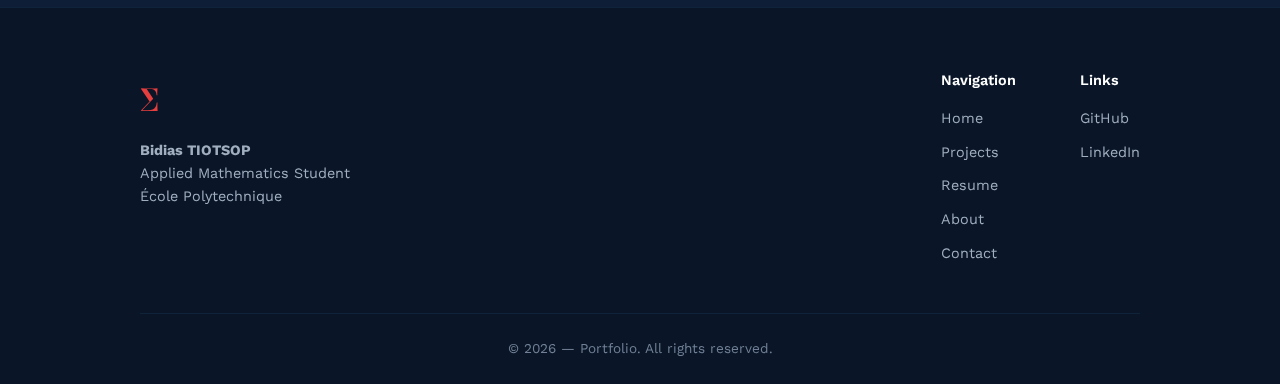
<file: projects/forex-trading.html>
<!DOCTYPE html>
<html lang="en">
<head>
    <meta charset="UTF-8">
    <meta name="viewport" content="width=device-width, initial-scale=1.0">
    <title>Forex Trend Prediction | Bidias TIOTSOP</title>
    <link rel="stylesheet" href="../styles.css">
    <link rel="preconnect" href="https://fonts.googleapis.com">
    <link rel="preconnect" href="https://fonts.gstatic.com" crossorigin>
    <link href="https://fonts.googleapis.com/css2?family=Playfair+Display:wght@400;600;700&family=Source+Code+Pro:wght@400;500&family=Work+Sans:wght@300;400;500;600&display=swap" rel="stylesheet">
</head>
<body>
    <div class="grid-background"></div>
    
    <header class="main-header">
        <nav class="navbar">
            <a href="../index.html" class="logo">
                <span class="logo-symbol">∑</span>
                <span class="logo-text">Portfolio</span>
            </a>
            <ul class="nav-links">
                <li><a href="../index.html">Home</a></li>
                <li><a href="../projects.html" class="active">Projects</a></li>
                <li><a href="../cv.html">Resume</a></li>
                <li><a href="../about.html">About</a></li>
                <li><a href="../contact.html">Contact</a></li>
            </ul>
            <button class="theme-toggle" aria-label="Toggle theme">
                <svg class="sun-icon" width="20" height="20" viewBox="0 0 24 24" fill="none" stroke="currentColor" stroke-width="2">
                    <circle cx="12" cy="12" r="5"/>
                    <line x1="12" y1="1" x2="12" y2="3"/>
                    <line x1="12" y1="21" x2="12" y2="23"/>
                    <line x1="4.22" y1="4.22" x2="5.64" y2="5.64"/>
                    <line x1="18.36" y1="18.36" x2="19.78" y2="19.78"/>
                    <line x1="1" y1="12" x2="3" y2="12"/>
                    <line x1="21" y1="12" x2="23" y2="12"/>
                    <line x1="4.22" y1="19.78" x2="5.64" y2="18.36"/>
                    <line x1="18.36" y1="5.64" x2="19.78" y2="4.22"/>
                </svg>
                <svg class="moon-icon" width="20" height="20" viewBox="0 0 24 24" fill="none" stroke="currentColor" stroke-width="2">
                    <path d="M21 12.79A9 9 0 1 1 11.21 3 7 7 0 0 0 21 12.79z"/>
                </svg>
            </button>
            <button class="mobile-menu-btn" aria-label="Menu">
                <span></span>
                <span></span>
                <span></span>
            </button>
        </nav>
    </header>

    <main class="project-detail">
        <section class="project-hero">
            <a href="../projects.html" class="back-link">
                <svg width="20" height="20" viewBox="0 0 24 24" fill="none" stroke="currentColor" stroke-width="2">
                    <path d="M19 12H5M12 19l-7-7 7-7"/>
                </svg>
                Back to Projects
            </a>
            <div class="project-hero-content">
                <div class="project-meta-detail">
                    <span class="project-category-tag">Machine Learning</span>
                    <span class="project-date-tag">2024 - 2025</span>
                </div>
                <h1>Forex Trend Prediction After Strong Movements</h1>
                <p class="project-tagline">Machine learning models for predicting currency pair trends following significant market movements</p>
            </div>
        </section>

        <section class="project-content">
            <div class="project-main">
                <div class="content-section">
                    <h2>Abstract</h2>
                    <p>The foreign exchange (Forex) market is the largest financial market by trading volume, with billions of dollars exchanged daily. While classical financial theory postulates that markets are efficient—making prediction impossible—the success of quantitative funds and high-frequency traders suggests otherwise.</p>
                    <p>This project explores the use of machine learning algorithms to predict trends on the Forex market after significant price movements. We developed classification models using Random Forest and XGBoost to analyze 9 major currency pairs (EUR/USD, GBP/USD, USD/JPY, AUD/USD, EUR/JPY, GBP/JPY, NZD/USD, USD/CAD, USD/CHF).</p>
                    <p>Our approach involved extensive feature engineering with over 15 technical indicators covering volatility (ATR, Bollinger Bands), trend (ADX, Moving Averages), and momentum (MACD, RSI). A rigorous methodology was implemented to select strong movements and avoid data leakage during model training.</p>
                    <p>Backtesting results demonstrated strong risk-adjusted performance, with Sharpe ratios reaching up to 2.96 on certain currency pairs. The models achieved accuracy rates between 54% and 65% depending on the pair and prediction horizon, with particularly strong results on USD/JPY and NZD/USD pairs.</p>
                </div>

                <div class="content-section">
                    <h2>Technologies Used</h2>
                    <div class="tech-stack">
                        <span class="tech-badge">Python</span>
                        <span class="tech-badge">XGBoost</span>
                        <span class="tech-badge">Random Forest</span>
                        <span class="tech-badge">Pandas</span>
                        <span class="tech-badge">Scikit-learn</span>
                        <span class="tech-badge">Technical Analysis</span>
                    </div>
                </div>
            </div>

            <aside class="project-sidebar">
                <div class="sidebar-card">
                    <h3>Project Info</h3>
                    <ul class="info-list">
                        <li>
                            <span class="info-label">Type</span>
                            <span class="info-value">Collective Scientific Project</span>
                        </li>
                        <li>
                            <span class="info-label">Context</span>
                            <span class="info-value">École Polytechnique</span>
                        </li>
                        <li>
                            <span class="info-label">Year</span>
                            <span class="info-value">2024 - 2025</span>
                        </li>
                        <li>
                            <span class="info-label">Partner</span>
                            <span class="info-value">LUSIS</span>
                        </li>
                    </ul>
                </div>

                <div class="sidebar-card">
                    <h3>Team</h3>
                    <ul class="info-list">
                        <li><span class="info-value">Abdelbar Ghassoub</span></li>
                        <li><span class="info-value">Eliav Kabla</span></li>
                    </ul>
                </div>

                <div class="sidebar-card">
                    <h3>Supervisors</h3>
                    <ul class="info-list">
                        <li><span class="info-value">Julien Combe (Coordinator)</span></li>
                        <li><span class="info-value">Timon Fugier (LUSIS)</span></li>
                        <li><span class="info-value">Fabrice Daniel (LUSIS)</span></li>
                    </ul>
                </div>

                <div class="sidebar-card">
                    <h3>Resources</h3>
                    <div class="sidebar-links">
                        <a href="https://github.com/Cabr3l" class="sidebar-link" target="_blank">
                            <svg width="18" height="18" viewBox="0 0 24 24" fill="none" stroke="currentColor" stroke-width="2">
                                <path d="M9 19c-5 1.5-5-2.5-7-3m14 6v-3.87a3.37 3.37 0 00-.94-2.61c3.14-.35 6.44-1.54 6.44-7A5.44 5.44 0 0020 4.77 5.07 5.07 0 0019.91 1S18.73.65 16 2.48a13.38 13.38 0 00-7 0C6.27.65 5.09 1 5.09 1A5.07 5.07 0 005 4.77a5.44 5.44 0 00-1.5 3.78c0 5.42 3.3 6.61 6.44 7A3.37 3.37 0 009 18.13V22"/>
                            </svg>
                            View Source Code
                        </a>
                        <a href="../reports/Rapport_PSC_final.pdf" class="sidebar-link download-link" download>
                            <svg width="18" height="18" viewBox="0 0 24 24" fill="none" stroke="currentColor" stroke-width="2">
                                <path d="M21 15v4a2 2 0 01-2 2H5a2 2 0 01-2-2v-4M7 10l5 5 5-5M12 15V3"/>
                            </svg>
                            Download Report (PDF)
                        </a>
                    </div>
                </div>
            </aside>
        </section>
    </main>

    <footer class="main-footer">
        <div class="footer-content">
            <div class="footer-brand">
                <span class="logo-symbol">∑</span>
                <p><strong>Bidias TIOTSOP</strong><br>Applied Mathematics Student<br>École Polytechnique</p>
            </div>
            <div class="footer-links">
                <div class="footer-col">
                    <h4>Navigation</h4>
                    <ul>
                        <li><a href="../index.html">Home</a></li>
                        <li><a href="../projects.html">Projects</a></li>
                        <li><a href="../cv.html">Resume</a></li>
                        <li><a href="../about.html">About</a></li>
                        <li><a href="../contact.html">Contact</a></li>
                    </ul>
                </div>
                <div class="footer-col">
                    <h4>Links</h4>
                    <ul>
                        <li><a href="https://github.com/Cabr3l" target="_blank">GitHub</a></li>
                        <li><a href="https://linkedin.com/in/Bidias-TIOTSOP" target="_blank">LinkedIn</a></li>
                    </ul>
                </div>
            </div>
        </div>
        <div class="footer-bottom">
            <p>&copy; 2026 — Portfolio. All rights reserved.</p>
        </div>
    </footer>

    <script src="../main.js"></script>
</body>
</html>
</file>
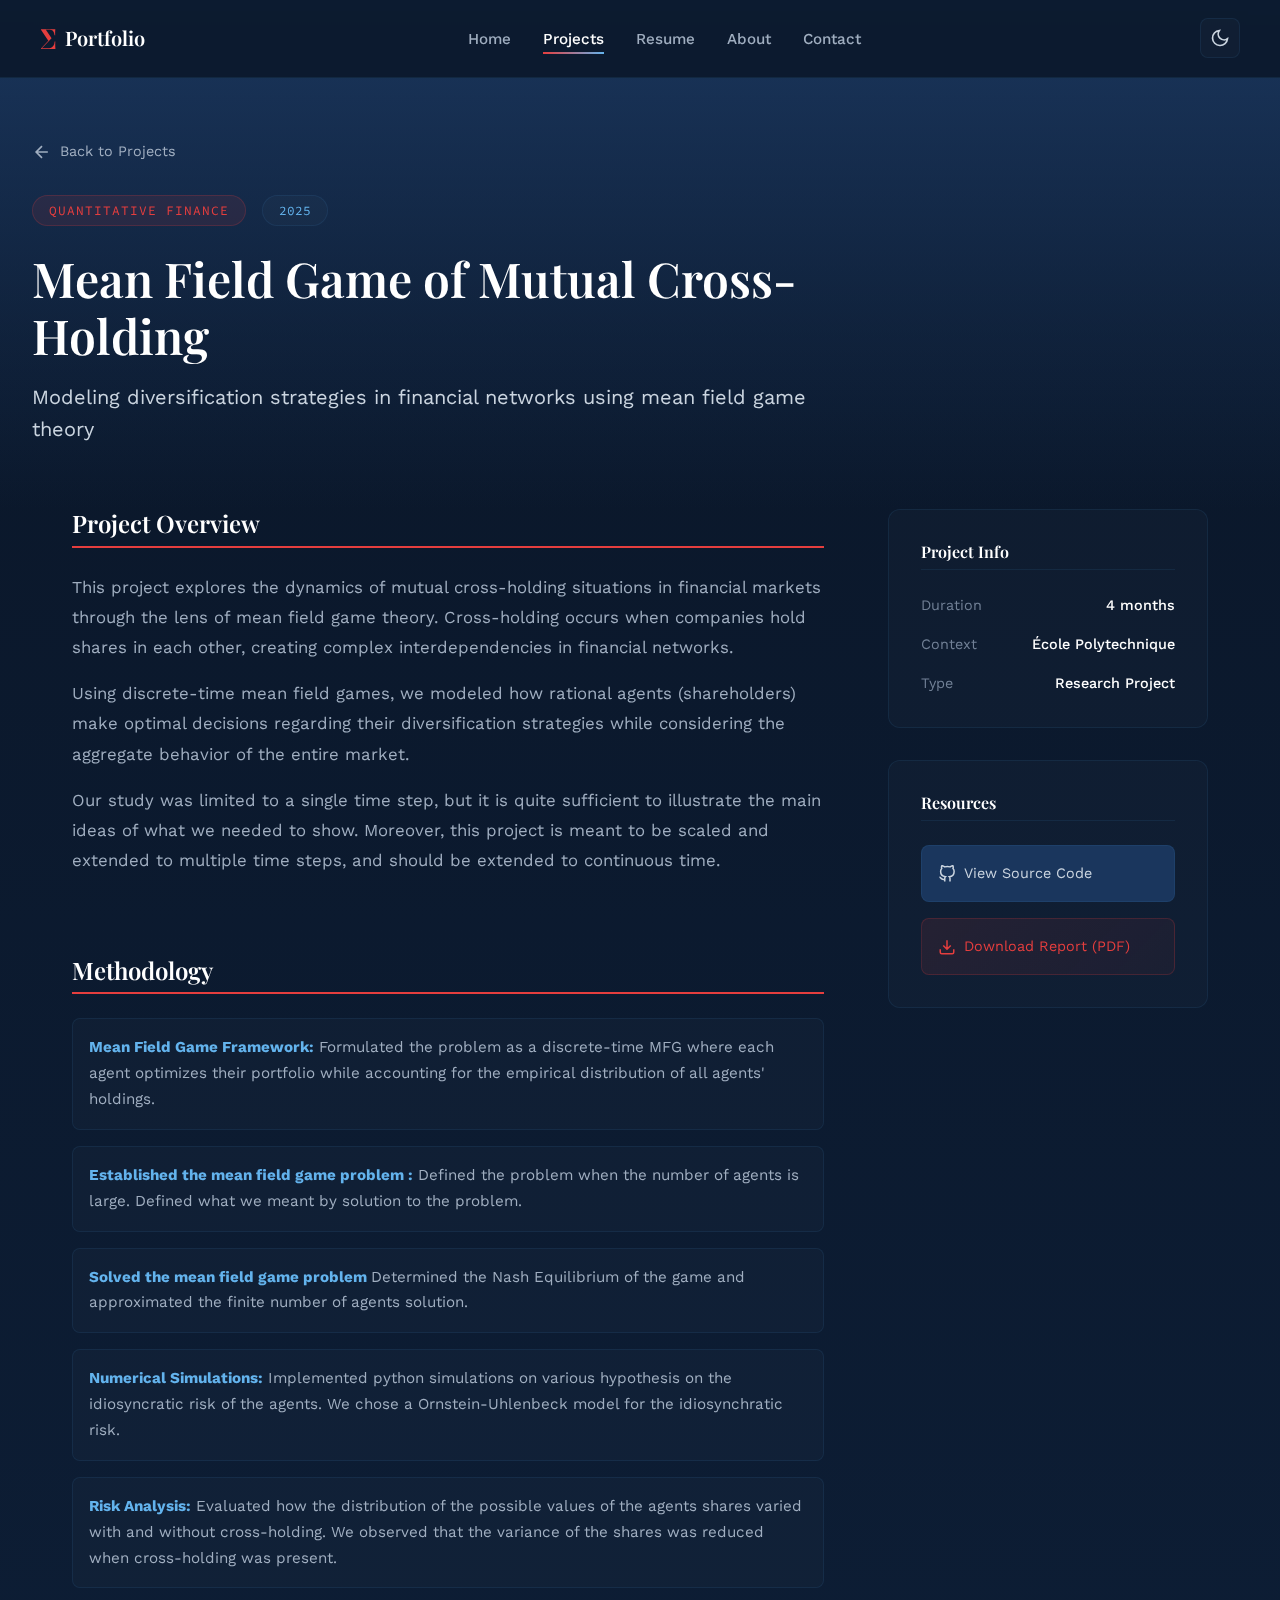
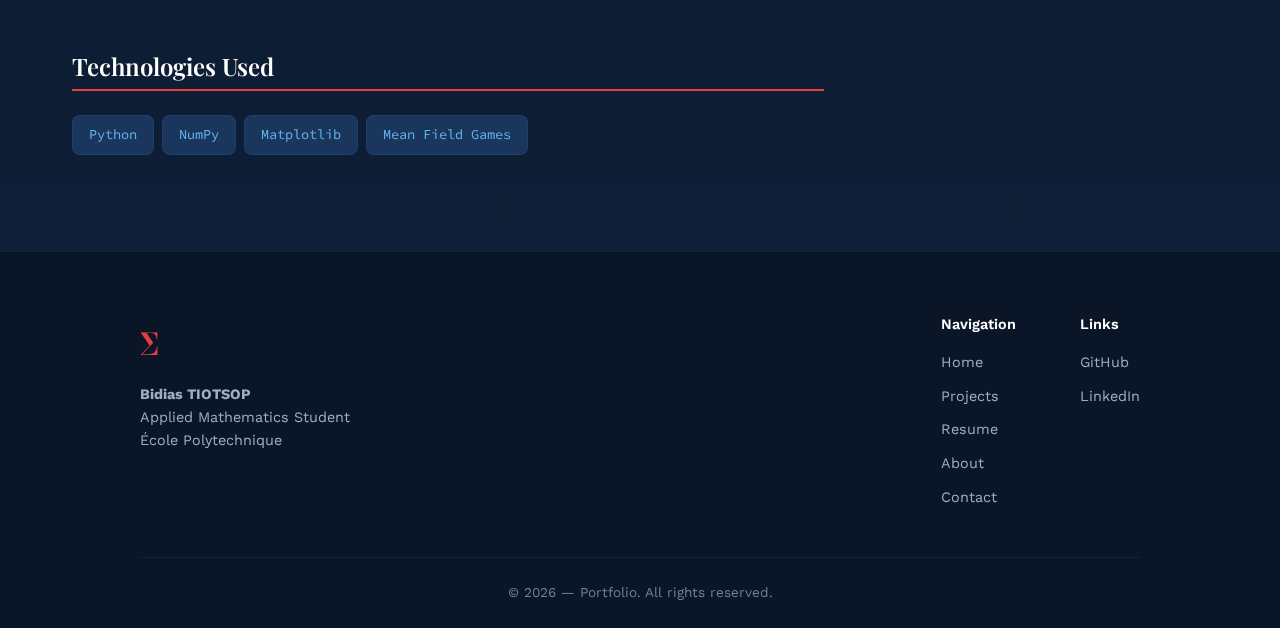
<file: projects/mean-field-games.html>
<!DOCTYPE html>
<html lang="en">
<head>
    <meta charset="UTF-8">
    <meta name="viewport" content="width=device-width, initial-scale=1.0">
    <title>Mean Field Games | Bidias TIOTSOP</title>
    <link rel="stylesheet" href="../styles.css">
    <link rel="preconnect" href="https://fonts.googleapis.com">
    <link rel="preconnect" href="https://fonts.gstatic.com" crossorigin>
    <link href="https://fonts.googleapis.com/css2?family=Playfair+Display:wght@400;600;700&family=Source+Code+Pro:wght@400;500&family=Work+Sans:wght@300;400;500;600&display=swap" rel="stylesheet">
</head>
<body>
    <div class="grid-background"></div>
    
    <header class="main-header">
        <nav class="navbar">
            <a href="../index.html" class="logo">
                <span class="logo-symbol">∑</span>
                <span class="logo-text">Portfolio</span>
            </a>
            <ul class="nav-links">
                <li><a href="../index.html">Home</a></li>
                <li><a href="../projects.html" class="active">Projects</a></li>
                <li><a href="../cv.html">Resume</a></li>
                <li><a href="../about.html">About</a></li>
                <li><a href="../contact.html">Contact</a></li>
            </ul>
            <button class="theme-toggle" aria-label="Toggle theme">
                <svg class="sun-icon" width="20" height="20" viewBox="0 0 24 24" fill="none" stroke="currentColor" stroke-width="2">
                    <circle cx="12" cy="12" r="5"/>
                    <line x1="12" y1="1" x2="12" y2="3"/>
                    <line x1="12" y1="21" x2="12" y2="23"/>
                    <line x1="4.22" y1="4.22" x2="5.64" y2="5.64"/>
                    <line x1="18.36" y1="18.36" x2="19.78" y2="19.78"/>
                    <line x1="1" y1="12" x2="3" y2="12"/>
                    <line x1="21" y1="12" x2="23" y2="12"/>
                    <line x1="4.22" y1="19.78" x2="5.64" y2="18.36"/>
                    <line x1="18.36" y1="5.64" x2="19.78" y2="4.22"/>
                </svg>
                <svg class="moon-icon" width="20" height="20" viewBox="0 0 24 24" fill="none" stroke="currentColor" stroke-width="2">
                    <path d="M21 12.79A9 9 0 1 1 11.21 3 7 7 0 0 0 21 12.79z"/>
                </svg>
            </button>
            <button class="mobile-menu-btn" aria-label="Menu">
                <span></span>
                <span></span>
                <span></span>
            </button>
        </nav>
    </header>

    <main class="project-detail">
        <section class="project-hero">
            <a href="../projects.html" class="back-link">
                <svg width="20" height="20" viewBox="0 0 24 24" fill="none" stroke="currentColor" stroke-width="2">
                    <path d="M19 12H5M12 19l-7-7 7-7"/>
                </svg>
                Back to Projects
            </a>
            <div class="project-hero-content">
                <div class="project-meta-detail">
                    <span class="project-category-tag">Quantitative Finance</span>
                    <span class="project-date-tag">2025</span>
                </div>
                <h1>Mean Field Game of Mutual Cross-Holding</h1>
                <p class="project-tagline">Modeling diversification strategies in financial networks using mean field game theory</p>
            </div>
        </section>

        <section class="project-content">
            <div class="project-main">
                <div class="content-section">
                    <h2>Project Overview</h2>
                    <p>This project explores the dynamics of mutual cross-holding situations in financial markets through the lens of mean field game theory. Cross-holding occurs when companies hold shares in each other, creating complex interdependencies in financial networks.</p>
                    <p>Using discrete-time mean field games, we modeled how rational agents (shareholders) make optimal decisions regarding their diversification strategies while considering the aggregate behavior of the entire market.</p>

                    <p> Our study was limited to a single time step, but it is quite sufficient to illustrate the main ideas of what we needed to show. Moreover, this project is meant to be scaled and extended to multiple time steps, and should be extended to continuous time.</p>
                </div>

                <div class="content-section">
                    <h2>Methodology</h2>
                    <ul class="method-list">
                        <li><strong>Mean Field Game Framework:</strong> Formulated the problem as a discrete-time MFG where each agent optimizes their portfolio while accounting for the empirical distribution of all agents' holdings.</li>
                        <li><strong>Established the mean field game problem :</strong> Defined the problem when the number of agents is large. Defined what we meant by solution to the problem.</li>

                        <li><strong>Solved the mean field game problem </strong> Determined the Nash Equilibrium of the game and approximated the finite number of agents solution.</li>
                        <li><strong>Numerical Simulations:</strong> Implemented python simulations on various hypothesis on the idiosyncratic risk of the agents. We chose a Ornstein-Uhlenbeck model for the idiosynchratic risk.</li>
                        <li><strong>Risk Analysis:</strong> Evaluated how the distribution of the possible values of the agents shares varied with and without cross-holding. We observed that the variance of the shares was reduced when cross-holding was present.</li>
                    </ul>
                </div>

               

                <div class="content-section">
                    <h2>Technologies Used</h2>
                    <div class="tech-stack">
                        <span class="tech-badge">Python</span>
                        <span class="tech-badge">NumPy</span>
                        <span class="tech-badge">Matplotlib</span>
                        <span class="tech-badge">Mean Field Games</span>
                    </div>
                </div>
            </div>

            <aside class="project-sidebar">
                <div class="sidebar-card">
                    <h3>Project Info</h3>
                    <ul class="info-list">
                        <li>
                            <span class="info-label">Duration</span>
                            <span class="info-value">4 months</span>
                        </li>
                        <li>
                            <span class="info-label">Context</span>
                            <span class="info-value">École Polytechnique</span>
                        </li>
                        <li>
                            <span class="info-label">Type</span>
                            <span class="info-value">Research Project</span>
                        </li>
                    </ul>
                </div>

                <div class="sidebar-card">
                    <h3>Resources</h3>
                    <div class="sidebar-links">
                        <a href="https://github.com/Cabr3l" class="sidebar-link" target="_blank">
                            <svg width="18" height="18" viewBox="0 0 24 24" fill="none" stroke="currentColor" stroke-width="2">
                                <path d="M9 19c-5 1.5-5-2.5-7-3m14 6v-3.87a3.37 3.37 0 00-.94-2.61c3.14-.35 6.44-1.54 6.44-7A5.44 5.44 0 0020 4.77 5.07 5.07 0 0019.91 1S18.73.65 16 2.48a13.38 13.38 0 00-7 0C6.27.65 5.09 1 5.09 1A5.07 5.07 0 005 4.77a5.44 5.44 0 00-1.5 3.78c0 5.42 3.3 6.61 6.44 7A3.37 3.37 0 009 18.13V22"/>
                            </svg>
                            View Source Code
                        </a>
                        <a href="../reports/rapport_EA_P1.pdf" class="sidebar-link download-link" download>
                            <svg width="18" height="18" viewBox="0 0 24 24" fill="none" stroke="currentColor" stroke-width="2">
                                <path d="M21 15v4a2 2 0 01-2 2H5a2 2 0 01-2-2v-4M7 10l5 5 5-5M12 15V3"/>
                            </svg>
                            Download Report (PDF)
                        </a>
                    </div>
                </div>
            </aside>
        </section>
    </main>

    <footer class="main-footer">
        <div class="footer-content">
            <div class="footer-brand">
                <span class="logo-symbol">∑</span>
                <p><strong>Bidias TIOTSOP</strong><br>Applied Mathematics Student<br>École Polytechnique</p>
            </div>
            <div class="footer-links">
                <div class="footer-col">
                    <h4>Navigation</h4>
                    <ul>
                        <li><a href="../index.html">Home</a></li>
                        <li><a href="../projects.html">Projects</a></li>
                        <li><a href="../cv.html">Resume</a></li>
                        <li><a href="../about.html">About</a></li>
                        <li><a href="../contact.html">Contact</a></li>
                    </ul>
                </div>
                <div class="footer-col">
                    <h4>Links</h4>
                    <ul>
                        <li><a href="https://github.com/Cabr3l" target="_blank">GitHub</a></li>
                        <li><a href="https://linkedin.com/in/Bidias-TIOTSOP" target="_blank">LinkedIn</a></li>
                    </ul>
                </div>
            </div>
        </div>
        <div class="footer-bottom">
            <p>&copy; 2026 — Portfolio. All rights reserved.</p>
        </div>
    </footer>

    <script src="../main.js"></script>
</body>
</html>
</file>
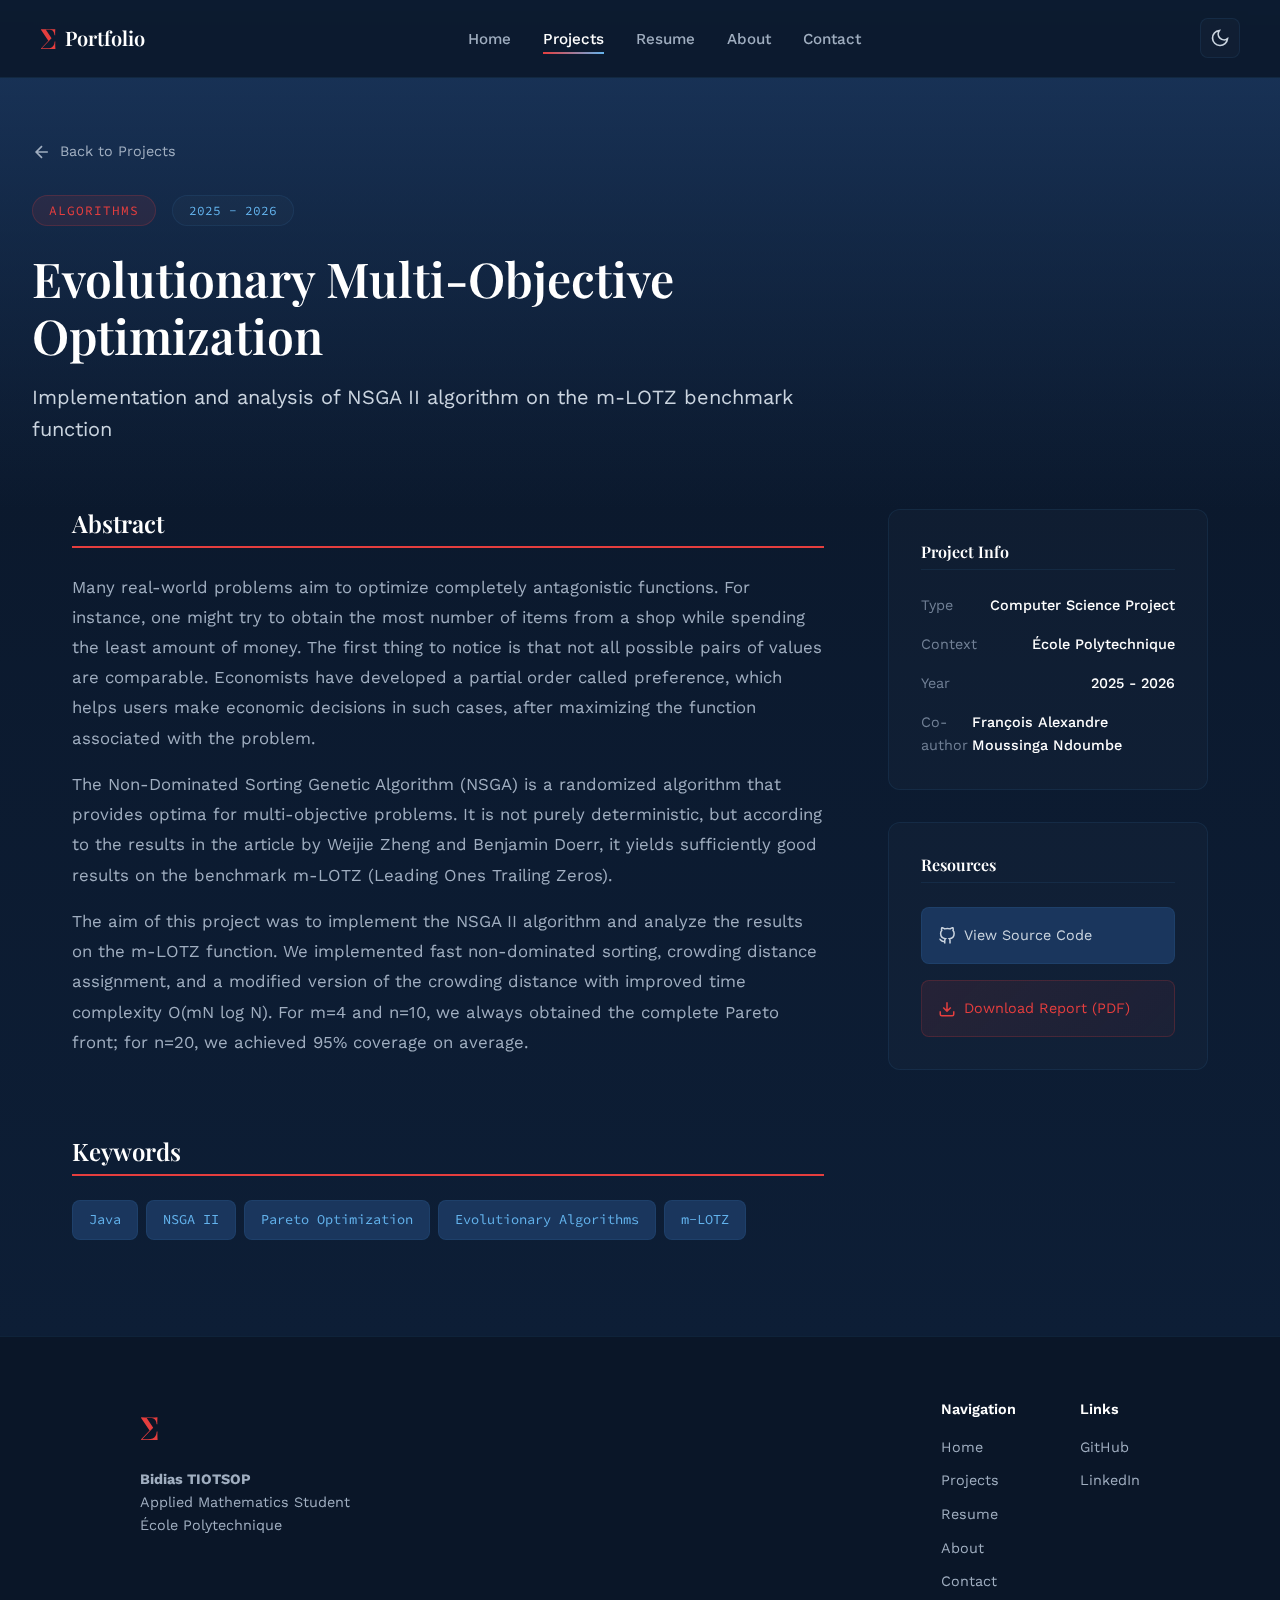
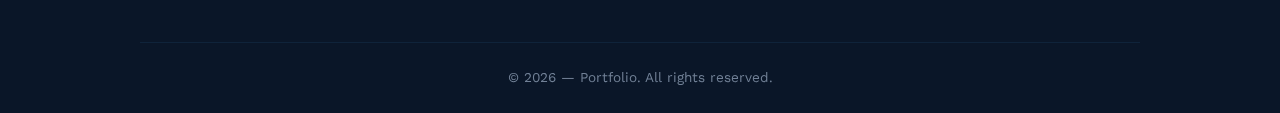
<file: projects/nsga-ii.html>
<!DOCTYPE html>
<html lang="en">
<head>
    <meta charset="UTF-8">
    <meta name="viewport" content="width=device-width, initial-scale=1.0">
    <title>NSGA II Algorithm | Bidias TIOTSOP</title>
    <link rel="stylesheet" href="../styles.css">
    <link rel="preconnect" href="https://fonts.googleapis.com">
    <link rel="preconnect" href="https://fonts.gstatic.com" crossorigin>
    <link href="https://fonts.googleapis.com/css2?family=Playfair+Display:wght@400;600;700&family=Source+Code+Pro:wght@400;500&family=Work+Sans:wght@300;400;500;600&display=swap" rel="stylesheet">
</head>
<body>
    <div class="grid-background"></div>
    
    <header class="main-header">
        <nav class="navbar">
            <a href="../index.html" class="logo">
                <span class="logo-symbol">∑</span>
                <span class="logo-text">Portfolio</span>
            </a>
            <ul class="nav-links">
                <li><a href="../index.html">Home</a></li>
                <li><a href="../projects.html" class="active">Projects</a></li>
                <li><a href="../cv.html">Resume</a></li>
                <li><a href="../about.html">About</a></li>
                <li><a href="../contact.html">Contact</a></li>
            </ul>
            <button class="theme-toggle" aria-label="Toggle theme">
                <svg class="sun-icon" width="20" height="20" viewBox="0 0 24 24" fill="none" stroke="currentColor" stroke-width="2">
                    <circle cx="12" cy="12" r="5"/>
                    <line x1="12" y1="1" x2="12" y2="3"/>
                    <line x1="12" y1="21" x2="12" y2="23"/>
                    <line x1="4.22" y1="4.22" x2="5.64" y2="5.64"/>
                    <line x1="18.36" y1="18.36" x2="19.78" y2="19.78"/>
                    <line x1="1" y1="12" x2="3" y2="12"/>
                    <line x1="21" y1="12" x2="23" y2="12"/>
                    <line x1="4.22" y1="19.78" x2="5.64" y2="18.36"/>
                    <line x1="18.36" y1="5.64" x2="19.78" y2="4.22"/>
                </svg>
                <svg class="moon-icon" width="20" height="20" viewBox="0 0 24 24" fill="none" stroke="currentColor" stroke-width="2">
                    <path d="M21 12.79A9 9 0 1 1 11.21 3 7 7 0 0 0 21 12.79z"/>
                </svg>
            </button>
            <button class="mobile-menu-btn" aria-label="Menu">
                <span></span>
                <span></span>
                <span></span>
            </button>
        </nav>
    </header>

    <main class="project-detail">
        <section class="project-hero">
            <a href="../projects.html" class="back-link">
                <svg width="20" height="20" viewBox="0 0 24 24" fill="none" stroke="currentColor" stroke-width="2">
                    <path d="M19 12H5M12 19l-7-7 7-7"/>
                </svg>
                Back to Projects
            </a>
            <div class="project-hero-content">
                <div class="project-meta-detail">
                    <span class="project-category-tag">Algorithms</span>
                    <span class="project-date-tag">2025 - 2026</span>
                </div>
                <h1>Evolutionary Multi-Objective Optimization</h1>
                <p class="project-tagline">Implementation and analysis of NSGA II algorithm on the m-LOTZ benchmark function</p>
            </div>
        </section>

        <section class="project-content">
            <div class="project-main">
                <div class="content-section">
                    <h2>Abstract</h2>
                    <p>Many real-world problems aim to optimize completely antagonistic functions. For instance, one might try to obtain the most number of items from a shop while spending the least amount of money. The first thing to notice is that not all possible pairs of values are comparable. Economists have developed a partial order called preference, which helps users make economic decisions in such cases, after maximizing the function associated with the problem.</p>
                    <p>The Non-Dominated Sorting Genetic Algorithm (NSGA) is a randomized algorithm that provides optima for multi-objective problems. It is not purely deterministic, but according to the results in the article by Weijie Zheng and Benjamin Doerr, it yields sufficiently good results on the benchmark m-LOTZ (Leading Ones Trailing Zeros).</p>
                    <p>The aim of this project was to implement the NSGA II algorithm and analyze the results on the m-LOTZ function. We implemented fast non-dominated sorting, crowding distance assignment, and a modified version of the crowding distance with improved time complexity O(mN log N). For m=4 and n=10, we always obtained the complete Pareto front; for n=20, we achieved 95% coverage on average.</p>
                </div>

                <div class="content-section">
                    <h2>Keywords</h2>
                    <div class="tech-stack">
                        <span class="tech-badge">Java</span>
                        <span class="tech-badge">NSGA II</span>
                        <span class="tech-badge">Pareto Optimization</span>
                        <span class="tech-badge">Evolutionary Algorithms</span>
                        <span class="tech-badge">m-LOTZ</span>
                    </div>
                </div>
            </div>

            <aside class="project-sidebar">
                <div class="sidebar-card">
                    <h3>Project Info</h3>
                    <ul class="info-list">
                        <li>
                            <span class="info-label">Type</span>
                            <span class="info-value">Computer Science Project</span>
                        </li>
                        <li>
                            <span class="info-label">Context</span>
                            <span class="info-value">École Polytechnique</span>
                        </li>
                        <li>
                            <span class="info-label">Year</span>
                            <span class="info-value">2025 - 2026</span>
                        </li>
                        <li>
                            <span class="info-label">Co-author</span>
                            <span class="info-value">François Alexandre Moussinga Ndoumbe</span>
                        </li>
                    </ul>
                </div>

                <div class="sidebar-card">
                    <h3>Resources</h3>
                    <div class="sidebar-links">
                        <a href="https://github.com/Cabr3l" class="sidebar-link" target="_blank">
                            <svg width="18" height="18" viewBox="0 0 24 24" fill="none" stroke="currentColor" stroke-width="2">
                                <path d="M9 19c-5 1.5-5-2.5-7-3m14 6v-3.87a3.37 3.37 0 00-.94-2.61c3.14-.35 6.44-1.54 6.44-7A5.44 5.44 0 0020 4.77 5.07 5.07 0 0019.91 1S18.73.65 16 2.48a13.38 13.38 0 00-7 0C6.27.65 5.09 1 5.09 1A5.07 5.07 0 005 4.77a5.44 5.44 0 00-1.5 3.78c0 5.42 3.3 6.61 6.44 7A3.37 3.37 0 009 18.13V22"/>
                            </svg>
                            View Source Code
                        </a>
                        <a href="../reports/Rapport_PI.pdf" class="sidebar-link download-link" download>
                            <svg width="18" height="18" viewBox="0 0 24 24" fill="none" stroke="currentColor" stroke-width="2">
                                <path d="M21 15v4a2 2 0 01-2 2H5a2 2 0 01-2-2v-4M7 10l5 5 5-5M12 15V3"/>
                            </svg>
                            Download Report (PDF)
                        </a>
                    </div>
                </div>
            </aside>
        </section>
    </main>

    <footer class="main-footer">
        <div class="footer-content">
            <div class="footer-brand">
                <span class="logo-symbol">∑</span>
                <p><strong>Bidias TIOTSOP</strong><br>Applied Mathematics Student<br>École Polytechnique</p>
            </div>
            <div class="footer-links">
                <div class="footer-col">
                    <h4>Navigation</h4>
                    <ul>
                        <li><a href="../index.html">Home</a></li>
                        <li><a href="../projects.html">Projects</a></li>
                        <li><a href="../cv.html">Resume</a></li>
                        <li><a href="../about.html">About</a></li>
                        <li><a href="../contact.html">Contact</a></li>
                    </ul>
                </div>
                <div class="footer-col">
                    <h4>Links</h4>
                    <ul>
                        <li><a href="https://github.com/Cabr3l" target="_blank">GitHub</a></li>
                        <li><a href="https://linkedin.com/in/Bidias-TIOTSOP" target="_blank">LinkedIn</a></li>
                    </ul>
                </div>
            </div>
        </div>
        <div class="footer-bottom">
            <p>&copy; 2026 — Portfolio. All rights reserved.</p>
        </div>
    </footer>

    <script src="../main.js"></script>
</body>
</html>
</file>
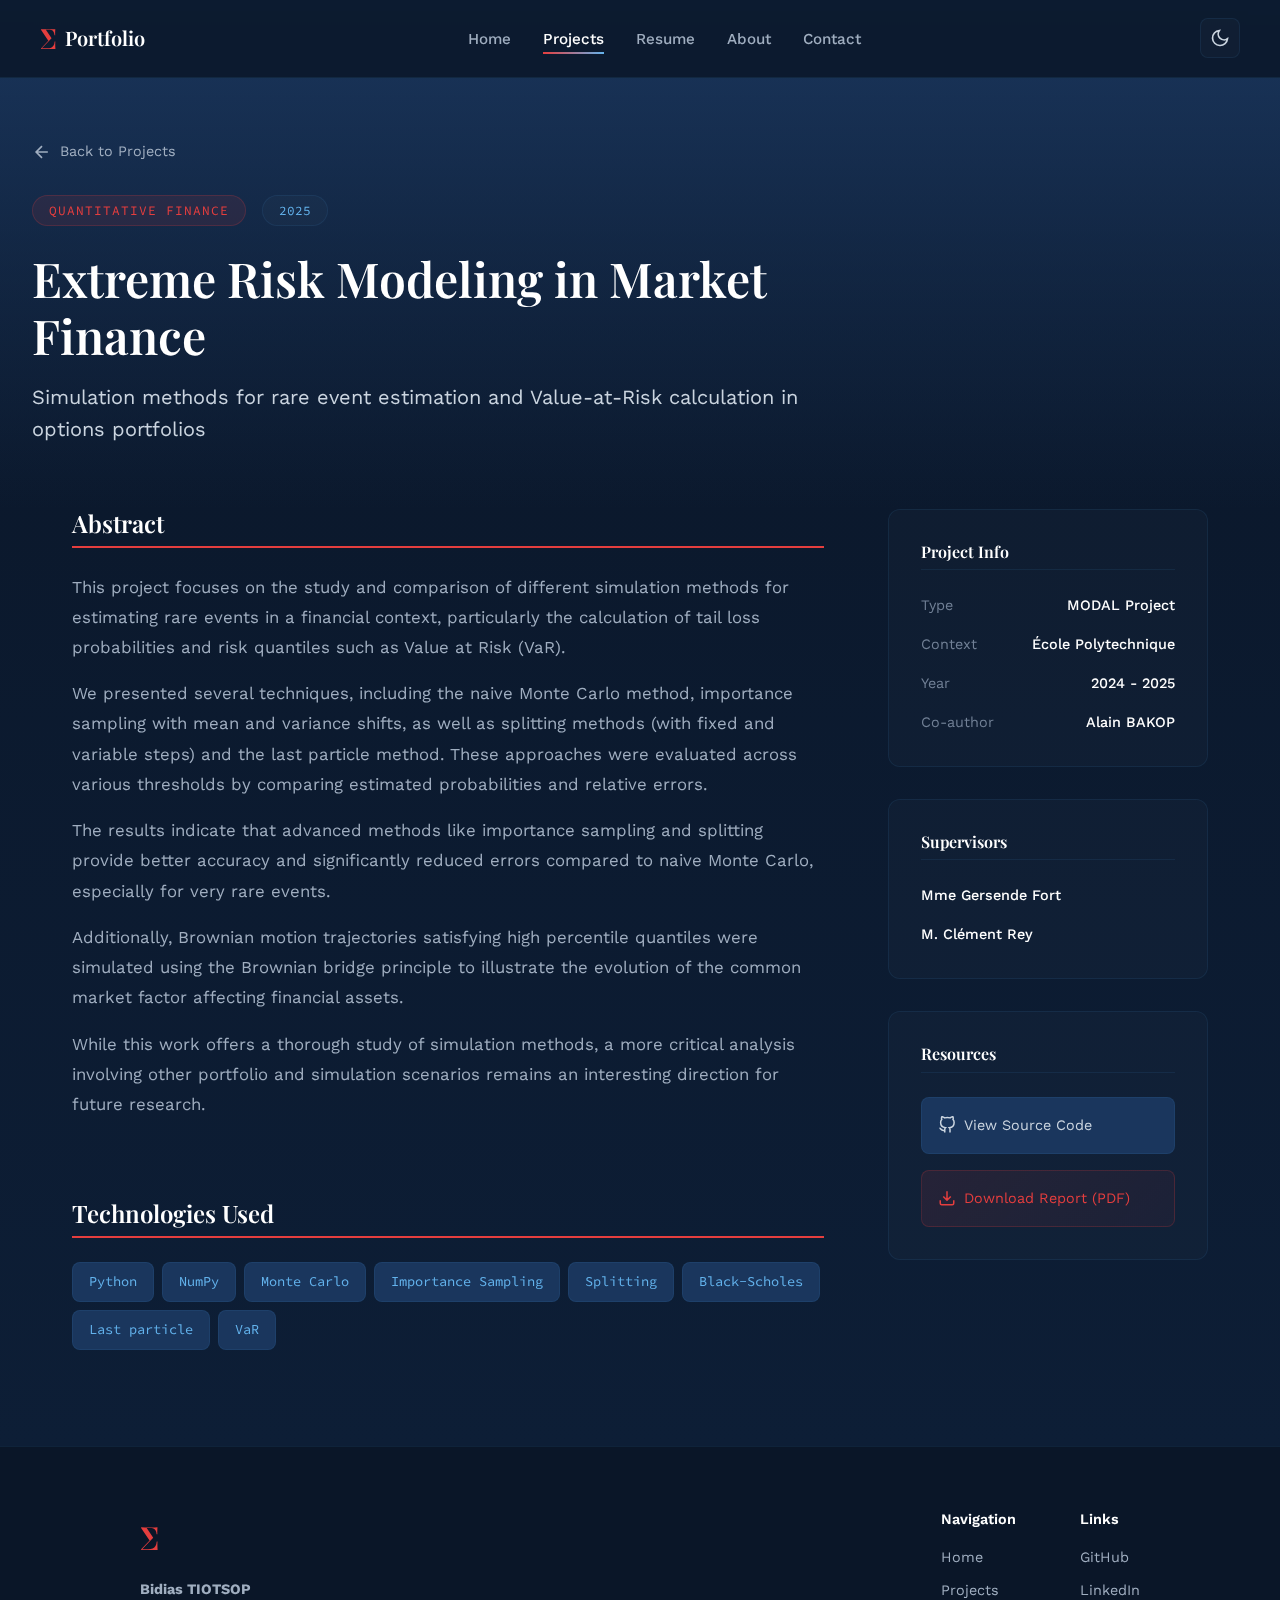
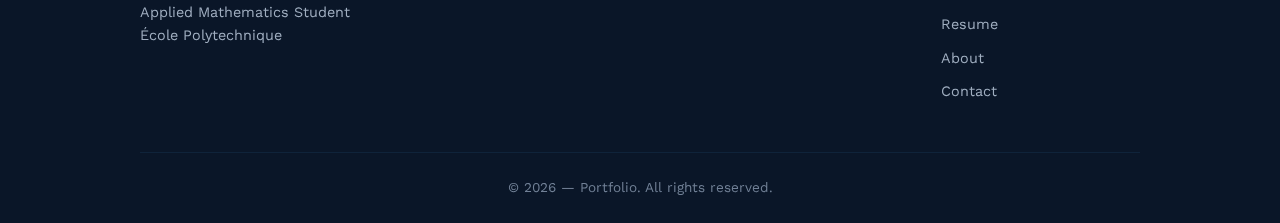
<file: projects/portfolio-risk.html>
<!DOCTYPE html>
<html lang="en">
<head>
    <meta charset="UTF-8">
    <meta name="viewport" content="width=device-width, initial-scale=1.0">
    <title>Extreme Risk Modeling | Bidias TIOTSOP</title>
    <link rel="stylesheet" href="../styles.css">
    <link rel="preconnect" href="https://fonts.googleapis.com">
    <link rel="preconnect" href="https://fonts.gstatic.com" crossorigin>
    <link href="https://fonts.googleapis.com/css2?family=Playfair+Display:wght@400;600;700&family=Source+Code+Pro:wght@400;500&family=Work+Sans:wght@300;400;500;600&display=swap" rel="stylesheet">
</head>
<body>
    <div class="grid-background"></div>
    
    <header class="main-header">
        <nav class="navbar">
            <a href="../index.html" class="logo">
                <span class="logo-symbol">∑</span>
                <span class="logo-text">Portfolio</span>
            </a>
            <ul class="nav-links">
                <li><a href="../index.html">Home</a></li>
                <li><a href="../projects.html" class="active">Projects</a></li>
                <li><a href="../cv.html">Resume</a></li>
                <li><a href="../about.html">About</a></li>
                <li><a href="../contact.html">Contact</a></li>
            </ul>
            <button class="theme-toggle" aria-label="Toggle theme">
                <svg class="sun-icon" width="20" height="20" viewBox="0 0 24 24" fill="none" stroke="currentColor" stroke-width="2">
                    <circle cx="12" cy="12" r="5"/>
                    <line x1="12" y1="1" x2="12" y2="3"/>
                    <line x1="12" y1="21" x2="12" y2="23"/>
                    <line x1="4.22" y1="4.22" x2="5.64" y2="5.64"/>
                    <line x1="18.36" y1="18.36" x2="19.78" y2="19.78"/>
                    <line x1="1" y1="12" x2="3" y2="12"/>
                    <line x1="21" y1="12" x2="23" y2="12"/>
                    <line x1="4.22" y1="19.78" x2="5.64" y2="18.36"/>
                    <line x1="18.36" y1="5.64" x2="19.78" y2="4.22"/>
                </svg>
                <svg class="moon-icon" width="20" height="20" viewBox="0 0 24 24" fill="none" stroke="currentColor" stroke-width="2">
                    <path d="M21 12.79A9 9 0 1 1 11.21 3 7 7 0 0 0 21 12.79z"/>
                </svg>
            </button>
            <button class="mobile-menu-btn" aria-label="Menu">
                <span></span>
                <span></span>
                <span></span>
            </button>
        </nav>
    </header>

    <main class="project-detail">
        <section class="project-hero">
            <a href="../projects.html" class="back-link">
                <svg width="20" height="20" viewBox="0 0 24 24" fill="none" stroke="currentColor" stroke-width="2">
                    <path d="M19 12H5M12 19l-7-7 7-7"/>
                </svg>
                Back to Projects
            </a>
            <div class="project-hero-content">
                <div class="project-meta-detail">
                    <span class="project-category-tag">Quantitative Finance</span>
                    <span class="project-date-tag">2025</span>
                </div>
                <h1>Extreme Risk Modeling in Market Finance</h1>
                <p class="project-tagline">Simulation methods for rare event estimation and Value-at-Risk calculation in options portfolios</p>
            </div>
        </section>

        <section class="project-content">
            <div class="project-main">
                <div class="content-section">
                    <h2>Abstract</h2>
                    <p>This project focuses on the study and comparison of different simulation methods for estimating rare events in a financial context, particularly the calculation of tail loss probabilities and risk quantiles such as Value at Risk (VaR).</p>
                    <p>We presented several techniques, including the naive Monte Carlo method, importance sampling with mean and variance shifts, as well as splitting methods (with fixed and variable steps) and the last particle method. These approaches were evaluated across various thresholds by comparing estimated probabilities and relative errors.</p>
                    <p>The results indicate that advanced methods like importance sampling and splitting provide better accuracy and significantly reduced errors compared to naive Monte Carlo, especially for very rare events. 
                    </p>
                    <p>  
                    Additionally, Brownian motion trajectories satisfying high percentile quantiles were simulated using the Brownian bridge principle to illustrate the evolution of the common market factor affecting financial assets.</p>

                    <p>While this work offers a thorough study of simulation methods, a more critical analysis involving other portfolio and simulation scenarios remains an interesting direction for future research.</p>
                </div>

                <div class="content-section">
                    <h2>Technologies Used</h2>
                    <div class="tech-stack">
                        <span class="tech-badge">Python</span>
                        <span class="tech-badge">NumPy</span>
                        <span class="tech-badge">Monte Carlo</span>
                        <span class="tech-badge">Importance Sampling</span>
                        <span class="tech-badge">Splitting</span>
                        <span class="tech-badge">Black-Scholes</span>
                        <span class="tech-badge">Last particle</span>
                        <span class="tech-badge">VaR</span>
                    </div>
                </div>
            </div>

            <aside class="project-sidebar">
                <div class="sidebar-card">
                    <h3>Project Info</h3>
                    <ul class="info-list">
                        <li>
                            <span class="info-label">Type</span>
                            <span class="info-value">MODAL Project</span>
                        </li>
                        <li>
                            <span class="info-label">Context</span>
                            <span class="info-value">École Polytechnique</span>
                        </li>
                        <li>
                            <span class="info-label">Year</span>
                            <span class="info-value">2024 - 2025</span>
                        </li>
                        <li>
                            <span class="info-label">Co-author</span>
                            <span class="info-value">Alain BAKOP</span>
                        </li>
                    </ul>
                </div>

                <div class="sidebar-card">
                    <h3>Supervisors</h3>
                    <ul class="info-list">
                        <li>
                            <span class="info-value">Mme Gersende Fort</span>
                        </li>
                        <li>
                            <span class="info-value">M. Clément Rey</span>
                        </li>
                    </ul>
                </div>

                <div class="sidebar-card">
                    <h3>Resources</h3>
                    <div class="sidebar-links">
                        <a href="https://github.com/Cabr3l/Portfolio-risk-modeling" class="sidebar-link" target="_blank">
                            <svg width="18" height="18" viewBox="0 0 24 24" fill="none" stroke="currentColor" stroke-width="2">
                                <path d="M9 19c-5 1.5-5-2.5-7-3m14 6v-3.87a3.37 3.37 0 00-.94-2.61c3.14-.35 6.44-1.54 6.44-7A5.44 5.44 0 0020 4.77 5.07 5.07 0 0019.91 1S18.73.65 16 2.48a13.38 13.38 0 00-7 0C6.27.65 5.09 1 5.09 1A5.07 5.07 0 005 4.77a5.44 5.44 0 00-1.5 3.78c0 5.42 3.3 6.61 6.44 7A3.37 3.37 0 009 18.13V22"/>
                            </svg>
                            View Source Code
                        </a>
                        <a href="../reports/Rapport MODAL.pdf" class="sidebar-link download-link" download>
                            <svg width="18" height="18" viewBox="0 0 24 24" fill="none" stroke="currentColor" stroke-width="2">
                                <path d="M21 15v4a2 2 0 01-2 2H5a2 2 0 01-2-2v-4M7 10l5 5 5-5M12 15V3"/>
                            </svg>
                            Download Report (PDF)
                        </a>
                    </div>
                </div>
            </aside>
        </section>
    </main>

    <footer class="main-footer">
        <div class="footer-content">
            <div class="footer-brand">
                <span class="logo-symbol">∑</span>
                <p><strong>Bidias TIOTSOP</strong><br>Applied Mathematics Student<br>École Polytechnique</p>
            </div>
            <div class="footer-links">
                <div class="footer-col">
                    <h4>Navigation</h4>
                    <ul>
                        <li><a href="../index.html">Home</a></li>
                        <li><a href="../projects.html">Projects</a></li>
                        <li><a href="../cv.html">Resume</a></li>
                        <li><a href="../about.html">About</a></li>
                        <li><a href="../contact.html">Contact</a></li>
                    </ul>
                </div>
                <div class="footer-col">
                    <h4>Links</h4>
                    <ul>
                        <li><a href="https://github.com/Cabr3l" target="_blank">GitHub</a></li>
                        <li><a href="https://linkedin.com/in/Bidias-TIOTSOP" target="_blank">LinkedIn</a></li>
                    </ul>
                </div>
            </div>
        </div>
        <div class="footer-bottom">
            <p>&copy; 2026 — Portfolio. All rights reserved.</p>
        </div>
    </footer>

    <script src="../main.js"></script>
</body>
</html>
</file>
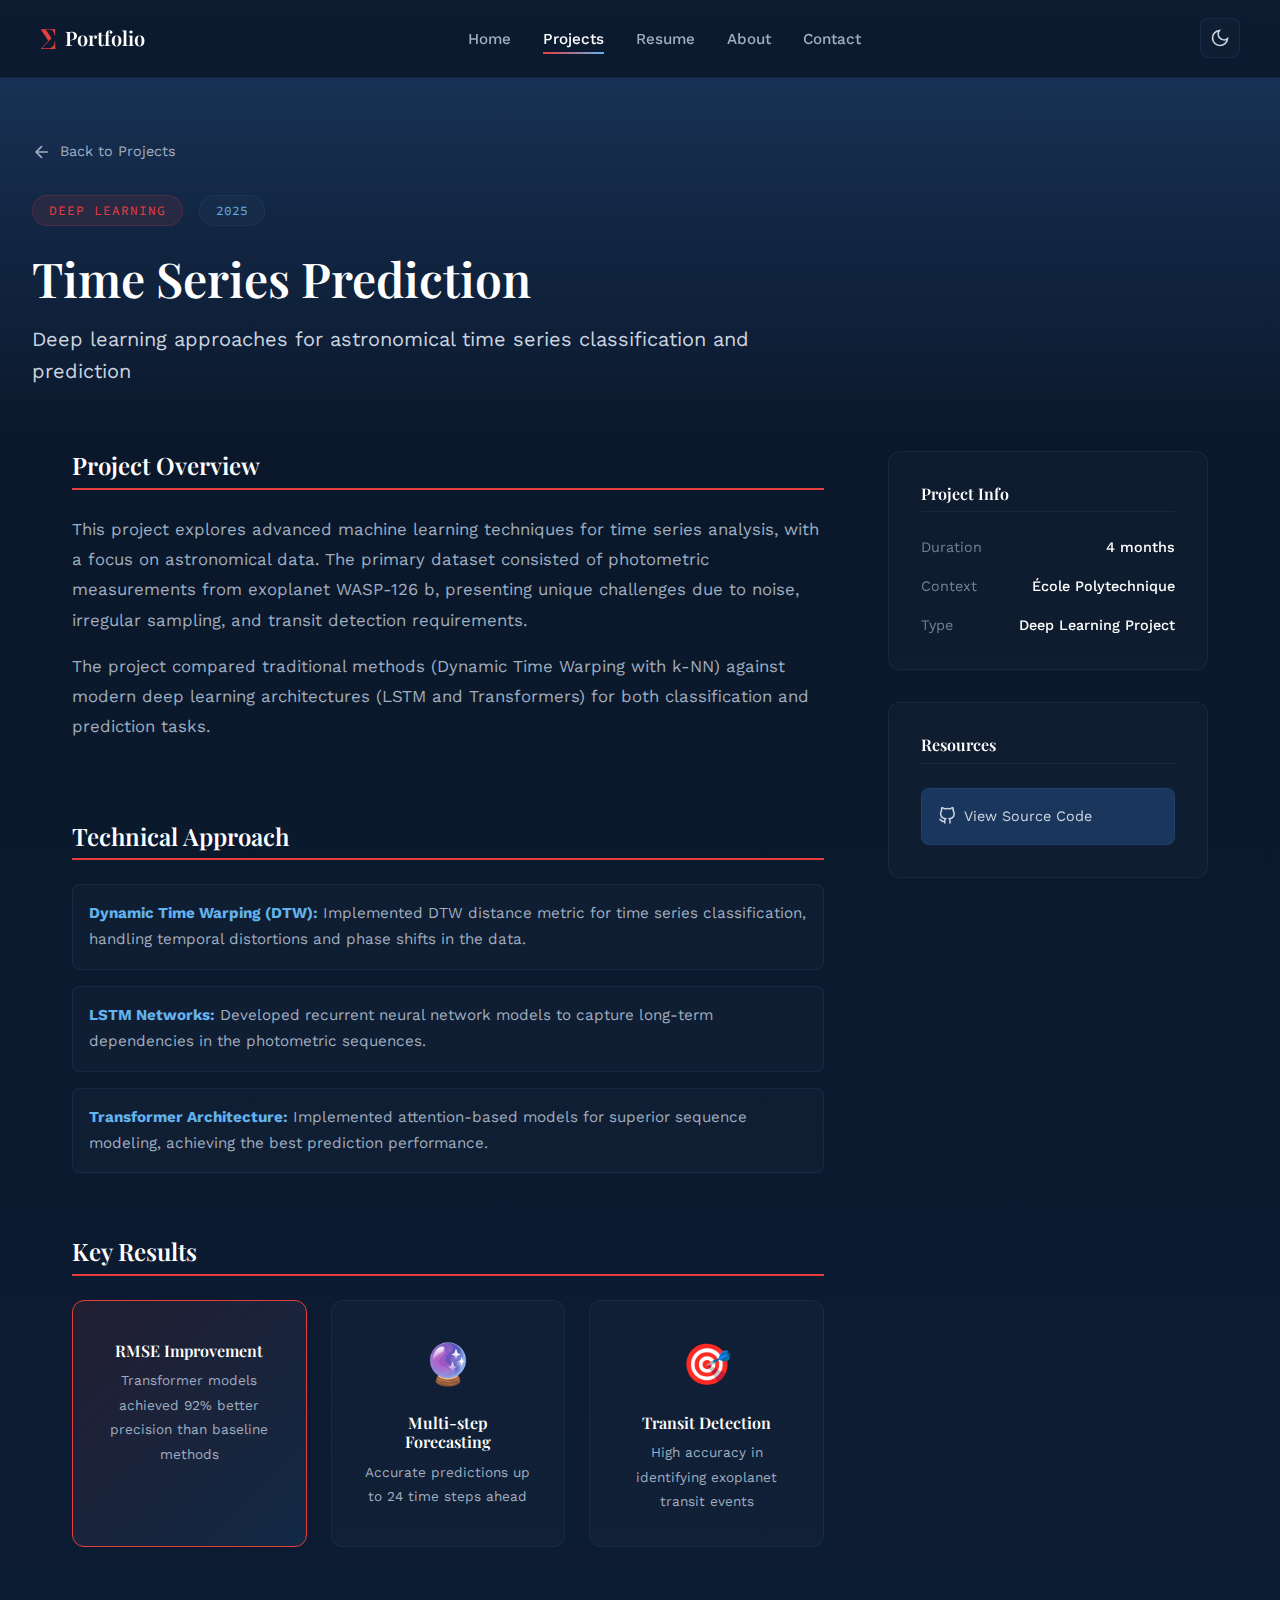
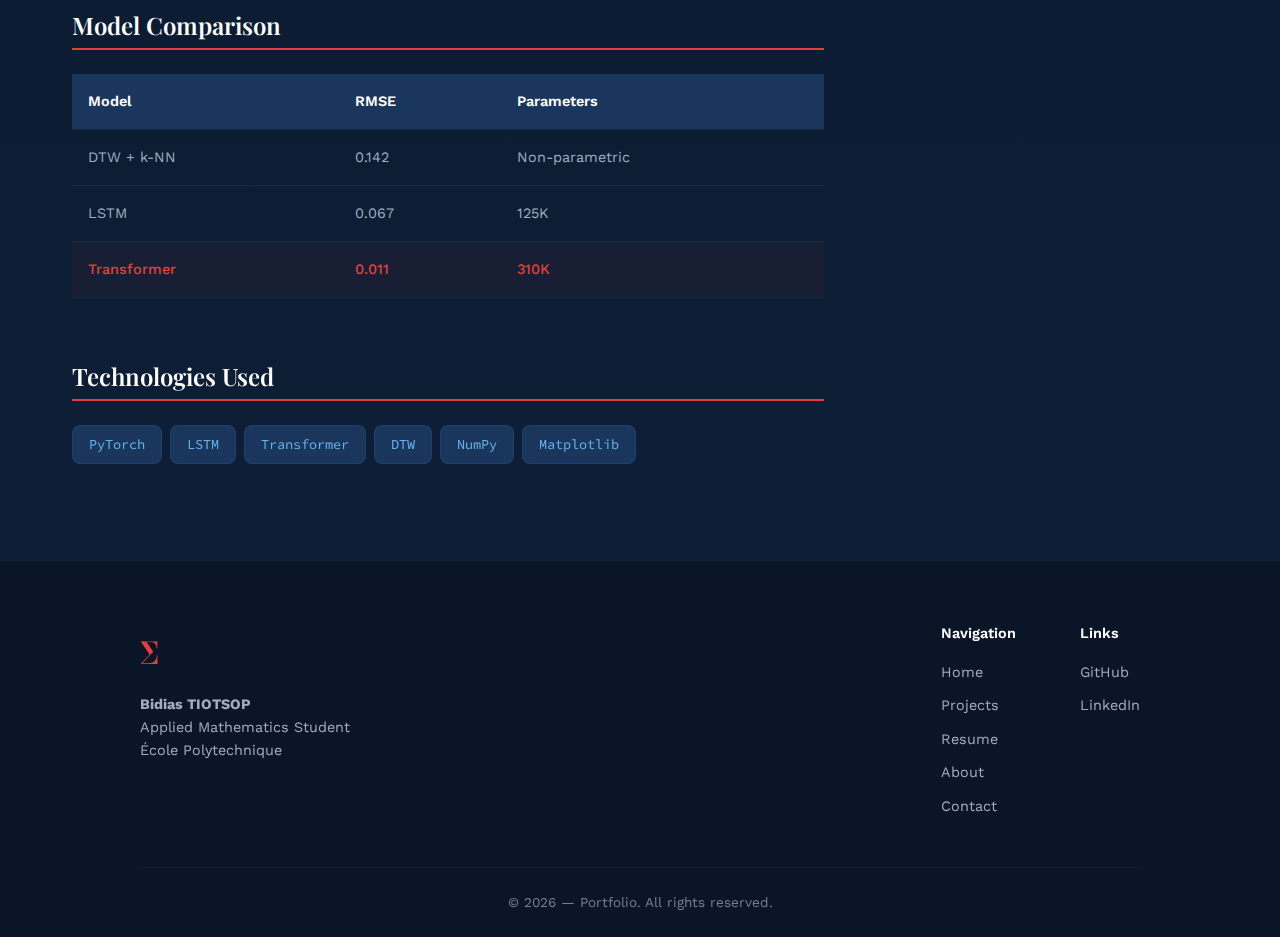
<file: projects/time-series.html>
<!DOCTYPE html>
<html lang="en">
<head>
    <meta charset="UTF-8">
    <meta name="viewport" content="width=device-width, initial-scale=1.0">
    <title>Time Series Prediction | Bidias TIOTSOP</title>
    <link rel="stylesheet" href="../styles.css">
    <link rel="preconnect" href="https://fonts.googleapis.com">
    <link rel="preconnect" href="https://fonts.gstatic.com" crossorigin>
    <link href="https://fonts.googleapis.com/css2?family=Playfair+Display:wght@400;600;700&family=Source+Code+Pro:wght@400;500&family=Work+Sans:wght@300;400;500;600&display=swap" rel="stylesheet">
</head>
<body>
    <div class="grid-background"></div>
    
    <header class="main-header">
        <nav class="navbar">
            <a href="../index.html" class="logo">
                <span class="logo-symbol">∑</span>
                <span class="logo-text">Portfolio</span>
            </a>
            <ul class="nav-links">
                <li><a href="../index.html">Home</a></li>
                <li><a href="../projects.html" class="active">Projects</a></li>
                <li><a href="../cv.html">Resume</a></li>
                <li><a href="../about.html">About</a></li>
                <li><a href="../contact.html">Contact</a></li>
            </ul>
            <button class="theme-toggle" aria-label="Toggle theme">
                <svg class="sun-icon" width="20" height="20" viewBox="0 0 24 24" fill="none" stroke="currentColor" stroke-width="2">
                    <circle cx="12" cy="12" r="5"/>
                    <line x1="12" y1="1" x2="12" y2="3"/>
                    <line x1="12" y1="21" x2="12" y2="23"/>
                    <line x1="4.22" y1="4.22" x2="5.64" y2="5.64"/>
                    <line x1="18.36" y1="18.36" x2="19.78" y2="19.78"/>
                    <line x1="1" y1="12" x2="3" y2="12"/>
                    <line x1="21" y1="12" x2="23" y2="12"/>
                    <line x1="4.22" y1="19.78" x2="5.64" y2="18.36"/>
                    <line x1="18.36" y1="5.64" x2="19.78" y2="4.22"/>
                </svg>
                <svg class="moon-icon" width="20" height="20" viewBox="0 0 24 24" fill="none" stroke="currentColor" stroke-width="2">
                    <path d="M21 12.79A9 9 0 1 1 11.21 3 7 7 0 0 0 21 12.79z"/>
                </svg>
            </button>
            <button class="mobile-menu-btn" aria-label="Menu">
                <span></span>
                <span></span>
                <span></span>
            </button>
        </nav>
    </header>

    <main class="project-detail">
        <section class="project-hero">
            <a href="../projects.html" class="back-link">
                <svg width="20" height="20" viewBox="0 0 24 24" fill="none" stroke="currentColor" stroke-width="2">
                    <path d="M19 12H5M12 19l-7-7 7-7"/>
                </svg>
                Back to Projects
            </a>
            <div class="project-hero-content">
                <div class="project-meta-detail">
                    <span class="project-category-tag">Deep Learning</span>
                    <span class="project-date-tag">2025</span>
                </div>
                <h1>Time Series Prediction</h1>
                <p class="project-tagline">Deep learning approaches for astronomical time series classification and prediction</p>
            </div>
        </section>

        <section class="project-content">
            <div class="project-main">
                <div class="content-section">
                    <h2>Project Overview</h2>
                    <p>This project explores advanced machine learning techniques for time series analysis, with a focus on astronomical data. The primary dataset consisted of photometric measurements from exoplanet WASP-126 b, presenting unique challenges due to noise, irregular sampling, and transit detection requirements.</p>
                    <p>The project compared traditional methods (Dynamic Time Warping with k-NN) against modern deep learning architectures (LSTM and Transformers) for both classification and prediction tasks.</p>
                </div>

                <div class="content-section">
                    <h2>Technical Approach</h2>
                    <ul class="method-list">
                        <li><strong>Dynamic Time Warping (DTW):</strong> Implemented DTW distance metric for time series classification, handling temporal distortions and phase shifts in the data.</li>
                        <li><strong>LSTM Networks:</strong> Developed recurrent neural network models to capture long-term dependencies in the photometric sequences.</li>
                        <li><strong>Transformer Architecture:</strong> Implemented attention-based models for superior sequence modeling, achieving the best prediction performance.</li>
                       </ul>
                </div>

                <div class="content-section">
                    <h2>Key Results</h2>
                    <div class="results-grid">
                        <div class="result-card highlight">
                            <span class="result-number"></span>
                            <h4>RMSE Improvement</h4>
                            <p>Transformer models achieved 92% better precision than baseline methods</p>
                        </div>
                        <div class="result-card">
                            <span class="result-icon">🔮</span>
                            <h4>Multi-step Forecasting</h4>
                            <p>Accurate predictions up to 24 time steps ahead</p>
                        </div>
                        <div class="result-card">
                            <span class="result-icon">🎯</span>
                            <h4>Transit Detection</h4>
                            <p>High accuracy in identifying exoplanet transit events</p>
                        </div>
                    </div>
                </div>

                <div class="content-section">
                    <h2>Model Comparison</h2>
                    <div class="comparison-table">
                        <table>
                            <thead>
                                <tr>
                                    <th>Model</th>
                                    <th>RMSE</th>
                                    <th>Parameters</th>
                                </tr>
                            </thead>
                            <tbody>
                                <tr>
                                    <td>DTW + k-NN</td>
                                    <td>0.142</td>
                                    <td>Non-parametric</td>
                                </tr>
                                <tr>
                                    <td>LSTM</td>
                                    <td>0.067</td>
                                    <td>125K</td>
                                </tr>
                                <tr class="highlight-row">
                                    <td>Transformer</td>
                                    <td>0.011</td>
                                    <td>310K</td>
                                </tr>
                            </tbody>
                        </table>
                    </div>
                </div>

                <div class="content-section">
                    <h2>Technologies Used</h2>
                    <div class="tech-stack">
                        <span class="tech-badge">PyTorch</span>
                        <span class="tech-badge">LSTM</span>
                        <span class="tech-badge">Transformer</span>
                        <span class="tech-badge">DTW</span>
                        <span class="tech-badge">NumPy</span>
                        <span class="tech-badge">Matplotlib</span>
                    </div>
                </div>
            </div>

            <aside class="project-sidebar">
                <div class="sidebar-card">
                    <h3>Project Info</h3>
                    <ul class="info-list">
                        <li>
                            <span class="info-label">Duration</span>
                            <span class="info-value">4 months</span>
                        </li>
                        <li>
                            <span class="info-label">Context</span>
                            <span class="info-value">École Polytechnique</span>
                        </li>
                        <li>
                            <span class="info-label">Type</span>
                            <span class="info-value">Deep Learning Project</span>
                        </li>
                    </ul>
                </div>

                <div class="sidebar-card">
                    <h3>Resources</h3>
                    <div class="sidebar-links">
                        <a href="https://github.com/Cabr3l/Exoplanet-detection" class="sidebar-link" target="_blank">
                            <svg width="18" height="18" viewBox="0 0 24 24" fill="none" stroke="currentColor" stroke-width="2">
                                <path d="M9 19c-5 1.5-5-2.5-7-3m14 6v-3.87a3.37 3.37 0 00-.94-2.61c3.14-.35 6.44-1.54 6.44-7A5.44 5.44 0 0020 4.77 5.07 5.07 0 0019.91 1S18.73.65 16 2.48a13.38 13.38 0 00-7 0C6.27.65 5.09 1 5.09 1A5.07 5.07 0 005 4.77a5.44 5.44 0 00-1.5 3.78c0 5.42 3.3 6.61 6.44 7A3.37 3.37 0 009 18.13V22"/>
                            </svg>
                            View Source Code
                        </a>
                    </div>
                </div>
            </aside>
        </section>
    </main>

    <footer class="main-footer">
        <div class="footer-content">
            <div class="footer-brand">
                <span class="logo-symbol">∑</span>
                <p><strong>Bidias TIOTSOP</strong><br>Applied Mathematics Student<br>École Polytechnique</p>
            </div>
            <div class="footer-links">
                <div class="footer-col">
                    <h4>Navigation</h4>
                    <ul>
                        <li><a href="../index.html">Home</a></li>
                        <li><a href="../projects.html">Projects</a></li>
                        <li><a href="../cv.html">Resume</a></li>
                        <li><a href="../about.html">About</a></li>
                        <li><a href="../contact.html">Contact</a></li>
                    </ul>
                </div>
                <div class="footer-col">
                    <h4>Links</h4>
                    <ul>
                        <li><a href="https://github.com/Cabr3l" target="_blank">GitHub</a></li>
                        <li><a href="https://linkedin.com/in/Bidias-TIOTSOP" target="_blank">LinkedIn</a></li>
                    </ul>
                </div>
            </div>
        </div>
        <div class="footer-bottom">
            <p>&copy; 2026 — Portfolio. All rights reserved.</p>
        </div>
    </footer>

    <script src="../main.js"></script>
</body>
</html>
</file>
<file: styles.css>
/* ===================================
   Variables & Design Tokens
   =================================== */
:root {
    --color-blue-dark: #0a1628;
    --color-blue-primary: #1a365d;
    --color-blue-medium: #2c5282;
    --color-blue-light: #4299e1;
    --color-blue-accent: #63b3ed;
    --color-red-dark: #9b2c2c;
    --color-red-primary: #c53030;
    --color-red-medium: #e53e3e;
    --color-red-light: #fc8181;
    --color-red-accent: #feb2b2;
    
    --font-display: 'Playfair Display', Georgia, serif;
    --font-body: 'Work Sans', -apple-system, BlinkMacSystemFont, sans-serif;
    --font-mono: 'Source Code Pro', 'Fira Code', monospace;
    
    --spacing-xs: 0.25rem;
    --spacing-sm: 0.5rem;
    --spacing-md: 1rem;
    --spacing-lg: 1.5rem;
    --spacing-xl: 2rem;
    --spacing-2xl: 3rem;
    --spacing-3xl: 4rem;
    --spacing-4xl: 6rem;
    
    --transition-fast: 150ms ease;
    --transition-base: 250ms ease;
    --transition-slow: 400ms ease;
    
    --radius-sm: 4px;
    --radius-md: 8px;
    --radius-lg: 12px;
    --radius-xl: 20px;
    --radius-full: 9999px;
    
    /* Dark Mode (default) */
    --bg-primary: #0a1628;
    --bg-secondary: #0d1e36;
    --bg-tertiary: #1a365d;
    --bg-card: rgba(255, 255, 255, 0.02);
    --bg-card-hover: rgba(255, 255, 255, 0.05);
    --bg-header: rgba(10, 22, 40, 0.85);
    --bg-footer: rgba(10, 22, 40, 0.9);
    --text-primary: #ffffff;
    --text-secondary: #cbd5e0;
    --text-tertiary: #a0aec0;
    --text-muted: #718096;
    --border-color: rgba(66, 153, 225, 0.1);
    --border-color-hover: rgba(66, 153, 225, 0.3);
    --accent-primary: #e53e3e;
    --accent-secondary: #4299e1;
    --accent-light: #63b3ed;
    --grid-color: rgba(66, 153, 225, 0.03);
    --shadow-sm: 0 1px 2px 0 rgba(0, 0, 0, 0.2);
    --shadow-md: 0 4px 6px -1px rgba(0, 0, 0, 0.3);
    --shadow-lg: 0 10px 15px -3px rgba(0, 0, 0, 0.3);
    --shadow-xl: 0 20px 25px -5px rgba(0, 0, 0, 0.3);
}

[data-theme="light"] {
    --bg-primary: #ffffff;
    --bg-secondary: #f8fafc;
    --bg-tertiary: #f1f5f9;
    --bg-card: #ffffff;
    --bg-card-hover: #f8fafc;
    --bg-header: rgba(255, 255, 255, 0.95);
    --bg-footer: #f1f5f9;
    --text-primary: #1a202c;
    --text-secondary: #4a5568;
    --text-tertiary: #718096;
    --text-muted: #a0aec0;
    --border-color: rgba(26, 54, 93, 0.1);
    --border-color-hover: rgba(26, 54, 93, 0.2);
    --accent-primary: #e53e3e;
    --accent-secondary: #2c5282;
    --accent-light: #4299e1;
    --grid-color: rgba(26, 54, 93, 0.03);
    --shadow-sm: 0 1px 2px 0 rgba(0, 0, 0, 0.05);
    --shadow-md: 0 4px 6px -1px rgba(0, 0, 0, 0.08);
    --shadow-lg: 0 10px 15px -3px rgba(0, 0, 0, 0.08);
    --shadow-xl: 0 20px 25px -5px rgba(0, 0, 0, 0.08);
}

/* Reset */
*, *::before, *::after { margin: 0; padding: 0; box-sizing: border-box; }
html { scroll-behavior: smooth; font-size: 16px; }
body {
    font-family: var(--font-body);
    font-weight: 400;
    line-height: 1.6;
    color: var(--text-secondary);
    background-color: var(--bg-primary);
    min-height: 100vh;
    overflow-x: hidden;
    transition: background-color var(--transition-base), color var(--transition-base);
}
a { color: inherit; text-decoration: none; transition: color var(--transition-fast); }
ul { list-style: none; }
img { max-width: 100%; height: auto; display: block; }
button { font-family: inherit; cursor: pointer; border: none; background: none; }

.grid-background {
    position: fixed; top: 0; left: 0; width: 100%; height: 100%;
    background-image: linear-gradient(var(--grid-color) 1px, transparent 1px), linear-gradient(90deg, var(--grid-color) 1px, transparent 1px);
    background-size: 50px 50px; pointer-events: none; z-index: -1;
}

/* Typography */
h1, h2, h3, h4, h5, h6 { font-family: var(--font-display); font-weight: 600; line-height: 1.2; color: var(--text-primary); transition: color var(--transition-base); }
h1 { font-size: clamp(2.5rem, 5vw, 4rem); }
h2 { font-size: clamp(1.75rem, 3vw, 2.5rem); }
h3 { font-size: clamp(1.25rem, 2vw, 1.5rem); }
p { color: var(--text-tertiary); transition: color var(--transition-base); }

/* Layout */
main { background: linear-gradient(180deg, var(--bg-primary) 0%, var(--bg-secondary) 100%); min-height: 100vh; transition: background var(--transition-base); }
section { padding: var(--spacing-4xl) var(--spacing-xl); }

/* Header */
.main-header { position: fixed; top: 0; left: 0; right: 0; z-index: 1000; padding: var(--spacing-md) var(--spacing-xl); background: var(--bg-header); backdrop-filter: blur(12px); border-bottom: 1px solid var(--border-color); transition: background var(--transition-base), border-color var(--transition-base); }
.navbar { max-width: 1200px; margin: 0 auto; display: flex; justify-content: space-between; align-items: center; }
.logo { display: flex; align-items: center; gap: var(--spacing-sm); }
.logo-symbol { font-size: 1.75rem; font-family: var(--font-display); color: var(--accent-primary); font-weight: 700; }
.logo-text { font-family: var(--font-display); font-size: 1.25rem; font-weight: 600; color: var(--text-primary); transition: color var(--transition-base); }
.nav-links { display: flex; gap: var(--spacing-xl); }
.nav-links a { font-size: 0.95rem; font-weight: 500; color: var(--text-tertiary); position: relative; padding: var(--spacing-xs) 0; transition: color var(--transition-base); }
.nav-links a::after { content: ''; position: absolute; bottom: -2px; left: 0; width: 0; height: 2px; background: linear-gradient(90deg, var(--accent-primary), var(--accent-light)); transition: width var(--transition-base); }
.nav-links a:hover, .nav-links a.active { color: var(--text-primary); }
.nav-links a:hover::after, .nav-links a.active::after { width: 100%; }

/* Theme Toggle */
.theme-toggle { display: flex; align-items: center; justify-content: center; width: 40px; height: 40px; border-radius: var(--radius-md); background: var(--bg-card); border: 1px solid var(--border-color); cursor: pointer; transition: all var(--transition-base); margin-left: var(--spacing-md); }
.theme-toggle:hover { background: var(--bg-card-hover); border-color: var(--border-color-hover); transform: scale(1.05); }
.theme-toggle svg { width: 20px; height: 20px; color: var(--text-secondary); transition: color var(--transition-base); }
.theme-toggle .sun-icon { display: none; }
.theme-toggle .moon-icon { display: block; }
[data-theme="light"] .theme-toggle .sun-icon { display: block; }
[data-theme="light"] .theme-toggle .moon-icon { display: none; }

.mobile-menu-btn { display: none; flex-direction: column; gap: 5px; padding: var(--spacing-sm); }
.mobile-menu-btn span { display: block; width: 24px; height: 2px; background: var(--text-primary); transition: var(--transition-base); }

/* Hero */
.hero { min-height: 100vh; display: flex; align-items: center; padding-top: 100px; position: relative; overflow: hidden; }
.hero-content { flex: 1; max-width: 600px; z-index: 1; }
.hero-badge { display: inline-flex; align-items: center; gap: var(--spacing-sm); background: var(--bg-card); border: 1px solid var(--border-color); padding: var(--spacing-sm) var(--spacing-md); border-radius: var(--radius-full); font-size: 0.85rem; color: var(--accent-light); margin-bottom: var(--spacing-xl); animation: fadeInUp 0.6s ease forwards; transition: background var(--transition-base), border-color var(--transition-base); }
.badge-dot { width: 8px; height: 8px; background: var(--accent-primary); border-radius: 50%; animation: pulse 2s infinite; }
@keyframes pulse { 0%, 100% { opacity: 1; transform: scale(1); } 50% { opacity: 0.5; transform: scale(1.2); } }
.hero-title { margin-bottom: var(--spacing-lg); }
.title-line { display: block; animation: fadeInUp 0.6s ease forwards; animation-delay: 0.1s; opacity: 0; }
.title-line.highlight { background: linear-gradient(135deg, var(--accent-primary), var(--accent-light)); -webkit-background-clip: text; -webkit-text-fill-color: transparent; background-clip: text; animation-delay: 0.2s; }
.hero-description { font-size: 1.125rem; color: var(--text-tertiary); margin-bottom: var(--spacing-2xl); animation: fadeInUp 0.6s ease forwards; animation-delay: 0.3s; opacity: 0; transition: color var(--transition-base); }
.hero-cta { display: flex; gap: var(--spacing-md); animation: fadeInUp 0.6s ease forwards; animation-delay: 0.4s; opacity: 0; }
@keyframes fadeInUp { from { opacity: 0; transform: translateY(20px); } to { opacity: 1; transform: translateY(0); } }
.hero-visual { flex: 1; position: relative; min-height: 400px; }
.math-decoration { position: absolute; right: 0; top: 50%; transform: translateY(-50%); }
.formula { font-family: var(--font-mono); color: var(--text-muted); font-size: 1.25rem; padding: var(--spacing-sm) var(--spacing-md); white-space: nowrap; animation: floatFormula 6s ease-in-out infinite; opacity: 0.4; }
.formula-1 { animation-delay: 0s; }
.formula-2 { animation-delay: 2s; transform: translateX(40px); }
.formula-3 { animation-delay: 4s; transform: translateX(20px); }
@keyframes floatFormula { 0%, 100% { transform: translateY(0) translateX(0); opacity: 0.3; } 50% { transform: translateY(-10px) translateX(10px); opacity: 0.5; } }
.geometric-shapes { position: absolute; width: 100%; height: 100%; pointer-events: none; }
.shape { position: absolute; border: 2px solid; opacity: 0.15; animation: rotateShape 20s linear infinite; }
.shape-1 { width: 300px; height: 300px; border-color: var(--accent-light); border-radius: 30% 70% 70% 30% / 30% 30% 70% 70%; right: 10%; top: 20%; }
.shape-2 { width: 200px; height: 200px; border-color: var(--accent-primary); right: 30%; top: 40%; animation-direction: reverse; animation-duration: 15s; }
.shape-3 { width: 150px; height: 150px; border-color: var(--text-muted); border-radius: 50%; right: 15%; top: 60%; animation-duration: 25s; }
@keyframes rotateShape { from { transform: rotate(0deg); } to { transform: rotate(360deg); } }

/* Buttons */
.btn { display: inline-flex; align-items: center; gap: var(--spacing-sm); padding: var(--spacing-md) var(--spacing-xl); font-size: 0.95rem; font-weight: 500; border-radius: var(--radius-md); transition: all var(--transition-base); }
.btn-primary { background: linear-gradient(135deg, var(--accent-primary), var(--color-red-dark)); color: #ffffff; box-shadow: 0 4px 15px rgba(229, 62, 62, 0.3); }
.btn-primary:hover { transform: translateY(-2px); box-shadow: 0 6px 20px rgba(229, 62, 62, 0.4); }
.btn-secondary { background: transparent; color: var(--text-primary); border: 1px solid var(--border-color); transition: all var(--transition-base); }
.btn-secondary:hover { background: var(--bg-card-hover); border-color: var(--border-color-hover); }
.btn-full { width: 100%; justify-content: center; }

/* Section Headers */
.section-header { text-align: center; margin-bottom: var(--spacing-3xl); }
.section-tag { display: inline-block; font-family: var(--font-mono); font-size: 0.8rem; text-transform: uppercase; letter-spacing: 2px; color: var(--accent-primary); margin-bottom: var(--spacing-sm); }
.section-footer { text-align: center; margin-top: var(--spacing-2xl); }
.link-more { display: inline-flex; align-items: center; gap: var(--spacing-sm); color: var(--accent-light); font-weight: 500; transition: var(--transition-base); }
.link-more:hover { color: var(--text-primary); gap: var(--spacing-md); }

/* Page Header */
.page-header { padding-top: 140px; padding-bottom: var(--spacing-3xl); text-align: center; background: linear-gradient(180deg, var(--bg-tertiary) 0%, transparent 100%); transition: background var(--transition-base); }
.page-header-content { max-width: 600px; margin: 0 auto; }
.page-header h1 { margin-bottom: var(--spacing-md); }
.page-header p { font-size: 1.125rem; }

/* Featured Section */
.featured-section { background: var(--bg-secondary); transition: background var(--transition-base); }
.projects-preview { display: flex; flex-direction: column; gap: var(--spacing-md); }
.project-card { display: flex; align-items: center; gap: var(--spacing-xl); padding: var(--spacing-xl); background: var(--bg-card); border: 1px solid var(--border-color); border-radius: var(--radius-lg); transition: all var(--transition-base); cursor: pointer; box-shadow: var(--shadow-sm); }
.project-card:hover { background: var(--bg-card-hover); border-color: var(--border-color-hover); transform: translateX(10px); box-shadow: var(--shadow-md); }
.project-number { font-family: var(--font-display); font-size: 2.5rem; font-weight: 700; color: var(--text-muted); min-width: 80px; transition: color var(--transition-base); }
.project-card:hover .project-number { color: var(--accent-primary); }
.project-content { flex: 1; }
.project-content h3 { margin-bottom: var(--spacing-sm); transition: color var(--transition-base); }
.project-card:hover .project-content h3 { color: var(--accent-light); }
.project-content p { font-size: 0.95rem; margin-bottom: var(--spacing-sm); }
.project-tags { display: flex; flex-wrap: wrap; gap: var(--spacing-sm); }
.tag { font-family: var(--font-mono); font-size: 0.75rem; padding: var(--spacing-xs) var(--spacing-sm); background: var(--bg-tertiary); color: var(--accent-light); border-radius: var(--radius-sm); transition: background var(--transition-base); }
.project-arrow { font-size: 1.5rem; color: var(--text-muted); transition: var(--transition-base); }
.project-card:hover .project-arrow { color: var(--accent-primary); transform: translateX(5px); }

/* Skills Grid */
.skills-grid { display: grid; grid-template-columns: repeat(auto-fit, minmax(250px, 1fr)); gap: var(--spacing-xl); }
.skill-card { padding: var(--spacing-xl); background: var(--bg-card); border: 1px solid var(--border-color); border-radius: var(--radius-lg); text-align: center; transition: all var(--transition-base); box-shadow: var(--shadow-sm); }
.skill-card:hover { background: var(--bg-card-hover); border-color: var(--accent-primary); transform: translateY(-5px); box-shadow: var(--shadow-md); }
.skill-icon { width: 64px; height: 64px; margin: 0 auto var(--spacing-md); display: flex; align-items: center; justify-content: center; background: var(--bg-tertiary); border-radius: var(--radius-md); color: var(--accent-light); transition: all var(--transition-base); }
.skill-card:hover .skill-icon { color: var(--accent-primary); }
.skill-card h3 { margin-bottom: var(--spacing-sm); font-size: 1.1rem; }
.skill-card p { font-size: 0.9rem; }

/* Projects Filter */
.projects-filter { padding: var(--spacing-xl); display: flex; justify-content: center; }
.filter-buttons { display: flex; flex-wrap: wrap; gap: var(--spacing-sm); justify-content: center; }
.filter-btn { padding: var(--spacing-sm) var(--spacing-lg); font-size: 0.9rem; font-weight: 500; color: var(--text-tertiary); background: transparent; border: 1px solid var(--border-color); border-radius: var(--radius-full); transition: all var(--transition-base); }
.filter-btn:hover { color: var(--text-primary); border-color: var(--border-color-hover); }
.filter-btn.active { color: #ffffff; background: linear-gradient(135deg, var(--accent-primary), var(--accent-secondary)); border-color: transparent; }

/* Projects Grid */
.projects-grid { display: grid; grid-template-columns: repeat(auto-fill, minmax(350px, 1fr)); gap: var(--spacing-xl); padding: 0 var(--spacing-xl) var(--spacing-4xl); }
.project-item { background: var(--bg-card); border: 1px solid var(--border-color); border-radius: var(--radius-lg); overflow: hidden; transition: all var(--transition-base); box-shadow: var(--shadow-sm); }
.project-item:hover { background: var(--bg-card-hover); border-color: var(--border-color-hover); transform: translateY(-5px); box-shadow: var(--shadow-xl); }
.project-item.hidden { display: none; }
.project-image { height: 200px; background: linear-gradient(135deg, var(--accent-secondary), var(--bg-tertiary)); position: relative; overflow: hidden; }
.project-placeholder { width: 100%; height: 100%; display: flex; align-items: center; justify-content: center; background: linear-gradient(135deg, rgba(66, 153, 225, 0.2) 0%, rgba(229, 62, 62, 0.1) 100%), repeating-linear-gradient(45deg, transparent, transparent 10px, rgba(255,255,255,0.02) 10px, rgba(255,255,255,0.02) 20px); }
.placeholder-icon { font-size: 3rem; opacity: 0.8; }
.project-info { padding: var(--spacing-xl); }
.project-meta { display: flex; justify-content: space-between; align-items: center; margin-bottom: var(--spacing-sm); }
.project-category { font-family: var(--font-mono); font-size: 0.75rem; text-transform: uppercase; letter-spacing: 1px; color: var(--accent-primary); }
.project-date { font-size: 0.8rem; color: var(--text-muted); }
.project-info h3 { margin-bottom: var(--spacing-sm); font-size: 1.25rem; }
.project-info p { font-size: 0.9rem; margin-bottom: var(--spacing-md); line-height: 1.5; }
.project-links { display: flex; gap: var(--spacing-md); margin-top: var(--spacing-md); padding-top: var(--spacing-md); border-top: 1px solid rgba(255, 255, 255, 0.05); }
.project-link { display: inline-flex; align-items: center; gap: var(--spacing-xs); font-size: 0.85rem; color: var(--text-tertiary); transition: color var(--transition-fast); }
.project-link:hover { color: var(--accent-light); }

/* About Page */
.about-content { padding-bottom: 0; }
.about-main { display: grid; grid-template-columns: 1fr 1fr; gap: var(--spacing-4xl); align-items: center; max-width: 1000px; margin: 0 auto; }
.about-text h2 { margin-bottom: var(--spacing-lg); }
.about-text p { margin-bottom: var(--spacing-md); font-size: 1.05rem; line-height: 1.8; }
.about-text strong { color: var(--text-primary); }
.about-image { position: relative; }
.profile-photo { width: 100%; aspect-ratio: 4/5; object-fit: cover; border-radius: var(--radius-lg); border: 3px solid rgba(66, 153, 225, 0.3); box-shadow: 0 20px 40px rgba(0, 0, 0, 0.3); transition: transform var(--transition-base), box-shadow var(--transition-base); }
.profile-photo:hover { transform: scale(1.02); box-shadow: 0 25px 50px rgba(0, 0, 0, 0.4); border-color: var(--accent-primary); }

/* Timeline */
.timeline-section { max-width: 800px; margin: 0 auto; }
.timeline { position: relative; padding-left: var(--spacing-3xl); }
.timeline::before { content: ''; position: absolute; left: 7px; top: 0; bottom: 0; width: 2px; background: linear-gradient(180deg, var(--accent-primary), var(--accent-light)); }
.timeline-item { position: relative; padding-bottom: var(--spacing-2xl); }
.timeline-item:last-child { padding-bottom: 0; }
.timeline-marker { position: absolute; left: calc(-1 * var(--spacing-3xl) + 2px); top: 5px; width: 12px; height: 12px; background: var(--bg-primary); border: 2px solid var(--accent-primary); border-radius: 50%; }
.timeline-content { background: var(--bg-card); border: 1px solid var(--border-color); border-radius: var(--radius-md); padding: var(--spacing-xl); }
.timeline-date { font-family: var(--font-mono); font-size: 0.85rem; color: var(--accent-light); margin-bottom: var(--spacing-sm); }
.timeline-content h3 { font-size: 1.15rem; margin-bottom: var(--spacing-xs); }
.timeline-content p { font-size: 0.95rem; margin-bottom: var(--spacing-sm); }
.timeline-details { margin-top: var(--spacing-md); padding-left: var(--spacing-md); }
.timeline-details li { font-size: 0.9rem; color: var(--text-tertiary); margin-bottom: var(--spacing-xs); position: relative; padding-left: var(--spacing-md); }
.timeline-details li::before { content: '→'; position: absolute; left: 0; color: var(--accent-primary); }

/* Skills Detail */
.skills-detail-section { max-width: 900px; margin: 0 auto; }
.skills-categories { display: flex; flex-direction: column; gap: var(--spacing-2xl); }
.skill-category { background: var(--bg-card); border: 1px solid var(--border-color); border-radius: var(--radius-lg); padding: var(--spacing-xl); }
.skill-category h3 { font-size: 1.1rem; margin-bottom: var(--spacing-lg); padding-bottom: var(--spacing-sm); border-bottom: 1px solid rgba(255, 255, 255, 0.05); }
.skill-bars { display: flex; flex-direction: column; gap: var(--spacing-md); }
.skill-bar-item { display: flex; flex-direction: column; gap: var(--spacing-xs); }
.skill-bar-header { display: flex; justify-content: space-between; font-size: 0.9rem; }
.skill-bar-header span:first-child { color: var(--text-primary); font-weight: 500; }
.skill-bar-header span:last-child { color: var(--text-muted); font-size: 0.8rem; }
.skill-bar { height: 6px; background: rgba(255, 255, 255, 0.1); border-radius: var(--radius-full); overflow: hidden; }
.skill-bar-fill { height: 100%; background: linear-gradient(90deg, var(--accent-light), var(--accent-primary)); border-radius: var(--radius-full); transition: width 1s ease; }
.tools-grid { display: flex; flex-wrap: wrap; gap: var(--spacing-sm); }
.tool-item { padding: var(--spacing-sm) var(--spacing-md); background: var(--bg-tertiary); border: 1px solid var(--border-color); border-radius: var(--radius-md); transition: all var(--transition-base); }
.tool-item:hover { background: var(--bg-card-hover); border-color: var(--accent-light); }
.tool-name { font-family: var(--font-mono); font-size: 0.85rem; color: var(--accent-light); }
.math-skills { display: grid; grid-template-columns: repeat(auto-fill, minmax(150px, 1fr)); gap: var(--spacing-md); }
.math-skill-item { display: flex; align-items: center; gap: var(--spacing-sm); padding: var(--spacing-md); background: rgba(229, 62, 62, 0.05); border: 1px solid rgba(229, 62, 62, 0.1); border-radius: var(--radius-md); transition: all var(--transition-base); }
.math-skill-item:hover { background: rgba(229, 62, 62, 0.1); border-color: var(--accent-primary); }
.math-icon { font-family: var(--font-display); font-size: 1.25rem; font-weight: 700; color: var(--accent-primary); min-width: 30px; }
.math-skill-item span:last-child { font-size: 0.9rem; color: var(--text-tertiary); }

/* Interests */
.interests-grid { display: grid; grid-template-columns: repeat(auto-fill, minmax(200px, 1fr)); gap: var(--spacing-lg); }
.interest-card { text-align: center; padding: var(--spacing-xl); background: var(--bg-card); border: 1px solid var(--border-color); border-radius: var(--radius-lg); transition: all var(--transition-base); }
.interest-card:hover { background: var(--bg-card-hover); border-color: var(--border-color-hover); transform: translateY(-5px); }
.interest-icon { font-size: 2.5rem; margin-bottom: var(--spacing-md); }
.interest-card h3 { font-size: 1rem; margin-bottom: var(--spacing-xs); }
.interest-card p { font-size: 0.85rem; }

/* Contact Page */
.contact-section { max-width: 1000px; margin: 0 auto; }
.contact-grid { display: grid; grid-template-columns: 1fr 1fr; gap: var(--spacing-3xl); }
.contact-info h2 { margin-bottom: var(--spacing-md); }
.contact-info > p { margin-bottom: var(--spacing-2xl); line-height: 1.7; }
.contact-methods { display: flex; flex-direction: column; gap: var(--spacing-lg); }
.contact-method { display: flex; gap: var(--spacing-md); align-items: flex-start; }
.contact-icon { width: 48px; height: 48px; display: flex; align-items: center; justify-content: center; background: var(--bg-tertiary); border-radius: var(--radius-md); color: var(--accent-light); flex-shrink: 0; }
.contact-details h3 { font-size: 0.9rem; font-family: var(--font-body); font-weight: 600; margin-bottom: var(--spacing-xs); }
.contact-details a, .contact-details span { font-size: 0.95rem; color: var(--text-tertiary); transition: color var(--transition-fast); }
.contact-details a:hover { color: var(--accent-light); }
.contact-form-wrapper { background: var(--bg-card); border: 1px solid var(--border-color); border-radius: var(--radius-lg); padding: var(--spacing-2xl); }
.contact-form h2 { margin-bottom: var(--spacing-xl); font-size: 1.25rem; }
.form-group { margin-bottom: var(--spacing-lg); }
.form-group label { display: block; font-size: 0.9rem; font-weight: 500; color: var(--text-tertiary); margin-bottom: var(--spacing-sm); }
.form-group input, .form-group textarea { width: 100%; padding: var(--spacing-md); font-family: var(--font-body); font-size: 0.95rem; color: var(--text-primary); background: rgba(255, 255, 255, 0.05); border: 1px solid var(--border-color); border-radius: var(--radius-md); transition: all var(--transition-base); }
.form-group input::placeholder, .form-group textarea::placeholder { color: var(--text-muted); }
.form-group input:focus, .form-group textarea:focus { outline: none; border-color: var(--accent-light); background: rgba(255, 255, 255, 0.08); }
.form-group textarea { resize: vertical; min-height: 120px; }
.form-note { margin-top: var(--spacing-md); text-align: center; }
.form-note small { font-size: 0.8rem; color: var(--text-muted); }

/* Availability Section */
.availability-section { max-width: 700px; margin: 0 auto; padding-top: 0; }
.availability-card { background: var(--bg-card); border: 1px solid var(--border-color); border-radius: var(--radius-lg); padding: var(--spacing-2xl); text-align: center; box-shadow: var(--shadow-md); transition: background var(--transition-base), border-color var(--transition-base); }
.availability-status { display: inline-flex; align-items: center; gap: var(--spacing-sm); font-size: 0.9rem; color: var(--accent-light); margin-bottom: var(--spacing-md); }
.status-dot { width: 10px; height: 10px; background: #48bb78; border-radius: 50%; animation: pulse 2s infinite; }
.availability-card h2 { font-size: 1.5rem; margin-bottom: var(--spacing-md); }
.availability-card > p { max-width: 500px; margin: 0 auto var(--spacing-xl); }
.availability-details { display: flex; justify-content: center; flex-wrap: wrap; gap: var(--spacing-xl); }
.detail-item { font-size: 0.9rem; color: var(--text-tertiary); }
.detail-item strong { color: var(--text-primary); }

/* CV Page */
.cv-download-header { margin-top: var(--spacing-xl); }
.cv-section { max-width: 900px; margin: 0 auto; padding: var(--spacing-xl) var(--spacing-xl) 0; }
.cv-contact-bar { display: flex; flex-wrap: wrap; justify-content: center; gap: var(--spacing-lg); padding: var(--spacing-lg); background: var(--bg-card); border: 1px solid var(--border-color); border-radius: var(--radius-lg); transition: background var(--transition-base), border-color var(--transition-base); }
.cv-contact-item { display: flex; align-items: center; gap: var(--spacing-sm); font-size: 0.9rem; color: var(--text-tertiary); }
.cv-contact-item a { color: var(--accent-light); transition: color var(--transition-fast); }
.cv-contact-item a:hover { color: var(--text-primary); }
.cv-contact-item svg { color: var(--accent-primary); flex-shrink: 0; }
.cv-section-header { margin-bottom: var(--spacing-lg); padding-bottom: var(--spacing-sm); border-bottom: 2px solid var(--accent-primary); }
.cv-section-header h2 { font-size: 1.5rem; text-transform: uppercase; letter-spacing: 2px; }
.cv-content { display: flex; flex-direction: column; gap: var(--spacing-xl); }
.cv-profile-text { font-size: 1.05rem; line-height: 1.8; color: var(--text-tertiary); }
.cv-profile-text strong { color: var(--text-primary); }
.cv-entry { background: var(--bg-card); border: 1px solid var(--border-color); border-radius: var(--radius-md); padding: var(--spacing-lg); transition: all var(--transition-base); box-shadow: var(--shadow-sm); }
.cv-entry:hover { background: var(--bg-card-hover); border-color: var(--border-color-hover); box-shadow: var(--shadow-md); }
.cv-entry-header { display: flex; justify-content: space-between; align-items: flex-start; gap: var(--spacing-md); margin-bottom: var(--spacing-sm); flex-wrap: wrap; }
.cv-entry-title h3 { font-size: 1.15rem; margin-bottom: var(--spacing-xs); }
.cv-location { font-size: 0.9rem; color: var(--text-tertiary); font-style: italic; }
.cv-date { font-family: var(--font-mono); font-size: 0.85rem; color: var(--accent-light); white-space: nowrap; background: var(--bg-tertiary); padding: var(--spacing-xs) var(--spacing-sm); border-radius: var(--radius-sm); transition: background var(--transition-base); }
.cv-subtitle { font-size: 0.95rem; color: var(--text-tertiary); margin-bottom: var(--spacing-sm); }
.cv-details { margin-top: var(--spacing-sm); padding-left: var(--spacing-lg); }
.cv-details li { font-size: 0.9rem; color: var(--text-tertiary); margin-bottom: var(--spacing-xs); position: relative; line-height: 1.6; }
.cv-details li::marker { color: var(--accent-primary); }
.cv-details li strong { color: var(--text-primary); }
.cv-skills-grid { display: grid; gap: var(--spacing-lg); }
.cv-skill-category h4 { font-family: var(--font-body); font-size: 1rem; font-weight: 600; color: var(--text-primary); margin-bottom: var(--spacing-md); transition: color var(--transition-base); }
.cv-skill-tags { display: flex; flex-wrap: wrap; gap: var(--spacing-sm); }
.cv-skill-tag { font-family: var(--font-mono); font-size: 0.8rem; padding: var(--spacing-xs) var(--spacing-md); background: var(--bg-tertiary); border: 1px solid var(--border-color); color: var(--accent-light); border-radius: var(--radius-full); transition: all var(--transition-base); }
.cv-skill-tag:hover { background: var(--bg-card-hover); border-color: var(--accent-light); }
.cv-skill-tag.soft { background: rgba(229, 62, 62, 0.1); border-color: rgba(229, 62, 62, 0.2); color: var(--accent-primary); }
.cv-skill-tag.soft:hover { background: rgba(229, 62, 62, 0.2); border-color: var(--accent-primary); }
.cv-skill-tag.lang { background: var(--bg-card); border-color: var(--border-color); color: var(--text-secondary); }
.cv-skill-tag.lang:hover { background: var(--bg-card-hover); border-color: var(--border-color-hover); }
.cv-download-section { max-width: 600px; margin: var(--spacing-3xl) auto; padding: 0 var(--spacing-xl); }
.cv-download-card { background: var(--bg-card); border: 1px solid var(--border-color); border-radius: var(--radius-lg); padding: var(--spacing-2xl); text-align: center; box-shadow: var(--shadow-md); transition: background var(--transition-base), border-color var(--transition-base); }
.cv-download-card h2 { font-size: 1.5rem; margin-bottom: var(--spacing-sm); }
.cv-download-card p { margin-bottom: var(--spacing-lg); }

/* Footer */
.main-footer { background: var(--bg-footer); border-top: 1px solid var(--border-color); padding: var(--spacing-3xl) var(--spacing-xl) var(--spacing-lg); transition: background var(--transition-base), border-color var(--transition-base); }
.footer-content { max-width: 1000px; margin: 0 auto; display: flex; justify-content: space-between; gap: var(--spacing-3xl); margin-bottom: var(--spacing-2xl); }
.footer-brand .logo-symbol { font-size: 2rem; display: block; margin-bottom: var(--spacing-md); }
.footer-brand p { font-size: 0.9rem; line-height: 1.6; }
.footer-links { display: flex; gap: var(--spacing-3xl); }
.footer-col h4 { font-family: var(--font-body); font-size: 0.9rem; font-weight: 600; color: var(--text-primary); margin-bottom: var(--spacing-md); transition: color var(--transition-base); }
.footer-col ul { display: flex; flex-direction: column; gap: var(--spacing-sm); }
.footer-col a { font-size: 0.9rem; color: var(--text-tertiary); transition: color var(--transition-fast); }
.footer-col a:hover { color: var(--accent-light); }
.footer-bottom { max-width: 1000px; margin: 0 auto; padding-top: var(--spacing-lg); border-top: 1px solid var(--border-color); text-align: center; }
.footer-bottom p { font-size: 0.85rem; color: var(--text-muted); }

/* Responsive */
@media (max-width: 1024px) {
    .main-header { padding: var(--spacing-md) var(--spacing-md); }
    .project-content { grid-template-columns: 1fr; }
    .project-sidebar { position: static; }
}

@media (max-width: 900px) {
    .hero { flex-direction: column; text-align: center; padding-top: 120px; }
    .hero-content { max-width: 100%; padding: 0 var(--spacing-md); }
    .hero-cta { justify-content: center; flex-wrap: wrap; }
    .hero-visual { display: none; }
    .about-main { grid-template-columns: 1fr; text-align: center; }
    .about-image { order: -1; max-width: 300px; margin: 0 auto; }
    .contact-grid { grid-template-columns: 1fr; }
    .projects-grid { grid-template-columns: 1fr; padding: 0 var(--spacing-md) var(--spacing-4xl); }
    .footer-content { flex-direction: column; text-align: center; }
    .footer-links { justify-content: center; }
    
    /* Page Header responsive */
    .page-header { padding: 120px var(--spacing-md) var(--spacing-2xl); }
    .page-header-content { padding: 0 var(--spacing-sm); }
    .page-header h1 { font-size: clamp(1.75rem, 6vw, 2.5rem); word-break: break-word; }
    .page-header p { font-size: 1rem; }
    
    /* Project Hero responsive */
    .project-hero { padding: 120px var(--spacing-md) var(--spacing-2xl); }
    .project-hero-content { padding: 0; }
    .project-hero-content h1 { font-size: clamp(1.5rem, 5vw, 2.5rem); word-break: break-word; }
    .project-tagline { font-size: 1rem; }
    
    /* Sidebar responsive */
    .project-sidebar { flex-direction: row; flex-wrap: wrap; gap: var(--spacing-md); }
    .sidebar-card { flex: 1 1 280px; min-width: 0; }
}

@media (max-width: 768px) {
    html { font-size: 15px; }
    
    .main-header { padding: var(--spacing-sm) var(--spacing-md); }
    .navbar { position: relative; }
    .logo-text { font-size: 1.1rem; }
    .logo-symbol { font-size: 1.5rem; }
    
    .nav-links { 
        display: none; 
        position: fixed; 
        top: 60px; 
        left: 0; 
        right: 0;
        width: 100%;
        background: var(--bg-header); 
        flex-direction: column; 
        padding: var(--spacing-lg); 
        gap: var(--spacing-md); 
        border-bottom: 1px solid var(--border-color);
        backdrop-filter: blur(12px);
        z-index: 100;
    }
    .nav-links.active { display: flex; }
    .mobile-menu-btn { display: flex; }
    .theme-toggle { position: absolute; right: 55px; top: 50%; transform: translateY(-50%); width: 36px; height: 36px; }
    .mobile-menu-btn.active span:nth-child(1) { transform: rotate(45deg) translate(5px, 5px); }
    .mobile-menu-btn.active span:nth-child(2) { opacity: 0; }
    .mobile-menu-btn.active span:nth-child(3) { transform: rotate(-45deg) translate(5px, -5px); }
    
    section { padding: var(--spacing-2xl) var(--spacing-md); }
    
    .project-card { flex-direction: column; text-align: center; padding: var(--spacing-lg); }
    .project-number { min-width: auto; font-size: 2rem; }
    .project-arrow { display: none; }
    .project-tags { justify-content: center; }
    
    .skills-grid { grid-template-columns: 1fr; }
    .timeline { padding-left: var(--spacing-xl); }
    .timeline-marker { left: calc(-1 * var(--spacing-xl) + 2px); }
    .timeline-content { padding: var(--spacing-md); }
    
    .cv-section { padding: var(--spacing-md) var(--spacing-md) 0; }
    .cv-contact-bar { flex-direction: column; align-items: flex-start; padding: var(--spacing-md); }
    .cv-entry-header { flex-direction: column; }
    .cv-date { align-self: flex-start; }
    .cv-entry { padding: var(--spacing-md); }
    
    .contact-section { padding: var(--spacing-xl) var(--spacing-md); }
    .contact-info h2 { font-size: 1.5rem; }
    .contact-form-wrapper { padding: var(--spacing-lg); }
    .contact-form h2 { font-size: 1.1rem; }
    
    .availability-section { padding: var(--spacing-xl) var(--spacing-md); }
    .availability-card { padding: var(--spacing-lg); }
    .availability-card h2 { font-size: 1.25rem; }
    
    .section-header h2 { font-size: clamp(1.5rem, 5vw, 2rem); }
    
    /* Results grid */
    .results-grid { grid-template-columns: 1fr; }
    .result-number { font-size: 2.5rem; }
    
    /* Tech stack */
    .tech-stack { justify-content: center; }
    .tech-badge { font-size: 0.8rem; padding: var(--spacing-xs) var(--spacing-sm); }
    
    /* Footer */
    .main-footer { padding: var(--spacing-2xl) var(--spacing-md) var(--spacing-md); }
    .footer-links { flex-direction: column; gap: var(--spacing-xl); }
}

@media (max-width: 480px) {
    html { font-size: 14px; }
    
    .hero { padding-top: 100px; min-height: auto; padding-bottom: var(--spacing-2xl); }
    .hero-title { font-size: 1.75rem; }
    .hero-description { font-size: 1rem; }
    .hero-cta { flex-direction: column; gap: var(--spacing-sm); }
    .hero-cta .btn { width: 100%; justify-content: center; }
    .hero-badge { font-size: 0.75rem; padding: var(--spacing-xs) var(--spacing-sm); }
    
    .page-header { padding: 100px var(--spacing-sm) var(--spacing-xl); }
    .page-header h1 { font-size: 1.5rem; }
    
    .project-hero { padding: 100px var(--spacing-sm) var(--spacing-xl); }
    .project-hero-content h1 { font-size: 1.4rem; }
    .project-meta-detail { flex-direction: column; align-items: flex-start; gap: var(--spacing-xs); }
    .project-category-tag, .project-date-tag { font-size: 0.7rem; }
    
    .back-link { font-size: 0.85rem; margin-bottom: var(--spacing-md); }
    
    section { padding: var(--spacing-xl) var(--spacing-sm); }
    
    .filter-buttons { flex-direction: column; width: 100%; }
    .filter-btn { width: 100%; text-align: center; }
    
    .project-item { border-radius: var(--radius-md); }
    .project-info { padding: var(--spacing-md); }
    .project-info h3 { font-size: 1.1rem; }
    
    .content-section h2 { font-size: 1.25rem; }
    .content-section p { font-size: 0.95rem; }
    
    .sidebar-card { padding: var(--spacing-md); }
    .sidebar-card h3 { font-size: 0.9rem; }
    .info-list li { flex-direction: column; gap: var(--spacing-xs); align-items: flex-start; }
    .sidebar-link { font-size: 0.85rem; padding: var(--spacing-sm); }
    
    .method-list li { padding: var(--spacing-sm); font-size: 0.9rem; }
    
    .math-item { padding: var(--spacing-md); }
    .math-item h4 { font-size: 0.95rem; }
    .math-item p { font-size: 0.85rem; }
    
    .availability-details { flex-direction: column; gap: var(--spacing-sm); }
    
    .contact-method { flex-direction: column; align-items: flex-start; gap: var(--spacing-sm); }
    .contact-icon { width: 40px; height: 40px; }
    .contact-details a, .contact-details span { font-size: 0.85rem; word-break: break-all; }
    
    .form-group input, .form-group textarea { padding: var(--spacing-sm); font-size: 0.9rem; }
    .btn { padding: var(--spacing-sm) var(--spacing-md); font-size: 0.9rem; }
    
    .cv-section-header h2 { font-size: 1.25rem; }
    .cv-entry-title h3 { font-size: 1rem; }
    .cv-details { padding-left: var(--spacing-sm); }
    .cv-details li { font-size: 0.85rem; }
    .cv-skill-tags { gap: var(--spacing-xs); }
    .cv-skill-tag { font-size: 0.75rem; padding: var(--spacing-xs) var(--spacing-sm); }
    
    .cv-download-section { padding: 0 var(--spacing-sm); }
    .cv-download-card { padding: var(--spacing-lg); }
    .cv-download-card h2 { font-size: 1.25rem; }
    
    .footer-brand p { font-size: 0.85rem; }
    .footer-col h4 { font-size: 0.85rem; }
    .footer-col a { font-size: 0.85rem; }
    .footer-bottom p { font-size: 0.8rem; }
    
    /* Indicators grid */
    .indicators-grid { grid-template-columns: repeat(2, 1fr); }
}

/* Animations */
.project-item, .skill-card, .interest-card, .timeline-item { opacity: 0; transform: translateY(20px); animation: fadeInUp 0.6s ease forwards; }
.project-item:nth-child(1) { animation-delay: 0.1s; }
.project-item:nth-child(2) { animation-delay: 0.2s; }
.project-item:nth-child(3) { animation-delay: 0.3s; }
.project-item:nth-child(4) { animation-delay: 0.4s; }
.project-item:nth-child(5) { animation-delay: 0.5s; }
.project-item:nth-child(6) { animation-delay: 0.6s; }
.skill-card:nth-child(1) { animation-delay: 0.1s; }
.skill-card:nth-child(2) { animation-delay: 0.2s; }
.skill-card:nth-child(3) { animation-delay: 0.3s; }
.skill-card:nth-child(4) { animation-delay: 0.4s; }
.timeline-item:nth-child(1) { animation-delay: 0.1s; }
.timeline-item:nth-child(2) { animation-delay: 0.3s; }
.timeline-item:nth-child(3) { animation-delay: 0.5s; }

/* ===================================
   Project Detail Page
   =================================== */
.project-detail { min-height: 100vh; }

.project-hero { 
    padding: 140px var(--spacing-xl) var(--spacing-3xl); 
    background: linear-gradient(180deg, var(--bg-tertiary) 0%, transparent 100%);
    transition: background var(--transition-base);
}

.back-link {
    display: inline-flex;
    align-items: center;
    gap: var(--spacing-sm);
    font-size: 0.9rem;
    color: var(--text-tertiary);
    margin-bottom: var(--spacing-xl);
    transition: color var(--transition-fast);
}

.back-link:hover {
    color: var(--accent-light);
}

.back-link svg {
    transition: transform var(--transition-fast);
}

.back-link:hover svg {
    transform: translateX(-4px);
}

.project-hero-content {
    max-width: 800px;
}

.project-meta-detail {
    display: flex;
    gap: var(--spacing-md);
    margin-bottom: var(--spacing-lg);
}

.project-category-tag {
    font-family: var(--font-mono);
    font-size: 0.8rem;
    text-transform: uppercase;
    letter-spacing: 1px;
    color: var(--accent-primary);
    padding: var(--spacing-xs) var(--spacing-md);
    background: rgba(229, 62, 62, 0.1);
    border: 1px solid rgba(229, 62, 62, 0.2);
    border-radius: var(--radius-full);
}

.project-date-tag {
    font-family: var(--font-mono);
    font-size: 0.8rem;
    color: var(--accent-light);
    padding: var(--spacing-xs) var(--spacing-md);
    background: var(--bg-card);
    border: 1px solid var(--border-color);
    border-radius: var(--radius-full);
}

.project-hero-content h1 {
    margin-bottom: var(--spacing-md);
    font-size: clamp(2rem, 4vw, 3rem);
}

.project-tagline {
    font-size: 1.25rem;
    color: var(--text-secondary);
    line-height: 1.6;
}

.project-content {
    display: grid;
    grid-template-columns: 1fr 320px;
    gap: var(--spacing-3xl);
    max-width: 1200px;
    margin: 0 auto;
    padding: 0 var(--spacing-xl) var(--spacing-4xl);
}

.project-main {
    display: flex;
    flex-direction: column;
    gap: var(--spacing-3xl);
}

.content-section h2 {
    font-size: 1.5rem;
    margin-bottom: var(--spacing-lg);
    padding-bottom: var(--spacing-sm);
    border-bottom: 2px solid var(--accent-primary);
}

.content-section p {
    font-size: 1.05rem;
    line-height: 1.8;
    margin-bottom: var(--spacing-md);
}

.method-list {
    display: flex;
    flex-direction: column;
    gap: var(--spacing-md);
}

.method-list li {
    padding: var(--spacing-md);
    background: var(--bg-card);
    border: 1px solid var(--border-color);
    border-radius: var(--radius-md);
    font-size: 0.95rem;
    line-height: 1.7;
    color: var(--text-tertiary);
    transition: all var(--transition-base);
}

.method-list li:hover {
    background: var(--bg-card-hover);
    border-color: var(--border-color-hover);
}

.method-list li strong {
    color: var(--accent-light);
}

.results-grid {
    display: grid;
    grid-template-columns: repeat(auto-fit, minmax(200px, 1fr));
    gap: var(--spacing-lg);
}

.result-card {
    padding: var(--spacing-xl);
    background: var(--bg-card);
    border: 1px solid var(--border-color);
    border-radius: var(--radius-lg);
    text-align: center;
    transition: all var(--transition-base);
}

.result-card:hover {
    background: var(--bg-card-hover);
    border-color: var(--border-color-hover);
    transform: translateY(-3px);
}

.result-card.highlight {
    background: linear-gradient(135deg, rgba(229, 62, 62, 0.1), rgba(66, 153, 225, 0.1));
    border-color: var(--accent-primary);
}

.result-icon {
    font-size: 2.5rem;
    display: block;
    margin-bottom: var(--spacing-md);
}

.result-number {
    font-family: var(--font-display);
    font-size: 3rem;
    font-weight: 700;
    color: var(--accent-primary);
    display: block;
    margin-bottom: var(--spacing-sm);
}

.result-card h4 {
    font-size: 1rem;
    margin-bottom: var(--spacing-sm);
}

.result-card p {
    font-size: 0.85rem;
    margin-bottom: 0;
}

.tech-stack {
    display: flex;
    flex-wrap: wrap;
    gap: var(--spacing-sm);
}

.tech-badge {
    font-family: var(--font-mono);
    font-size: 0.85rem;
    padding: var(--spacing-sm) var(--spacing-md);
    background: var(--bg-tertiary);
    border: 1px solid var(--border-color);
    color: var(--accent-light);
    border-radius: var(--radius-md);
    transition: all var(--transition-base);
}

.tech-badge:hover {
    background: var(--bg-card-hover);
    border-color: var(--accent-light);
}

/* Project Sidebar */
.project-sidebar {
    display: flex;
    flex-direction: column;
    gap: var(--spacing-xl);
    position: sticky;
    top: 100px;
    height: fit-content;
}

.sidebar-card {
    background: var(--bg-card);
    border: 1px solid var(--border-color);
    border-radius: var(--radius-lg);
    padding: var(--spacing-xl);
    transition: all var(--transition-base);
}

.sidebar-card h3 {
    font-size: 1rem;
    margin-bottom: var(--spacing-lg);
    padding-bottom: var(--spacing-sm);
    border-bottom: 1px solid var(--border-color);
}

.info-list {
    display: flex;
    flex-direction: column;
    gap: var(--spacing-md);
}

.info-list li {
    display: flex;
    justify-content: space-between;
    font-size: 0.9rem;
}

.info-label {
    color: var(--text-muted);
}

.info-value {
    color: var(--text-primary);
    font-weight: 500;
}

.sidebar-links {
    display: flex;
    flex-direction: column;
    gap: var(--spacing-md);
}

.sidebar-link {
    display: flex;
    align-items: center;
    gap: var(--spacing-sm);
    padding: var(--spacing-md);
    background: var(--bg-tertiary);
    border: 1px solid var(--border-color);
    border-radius: var(--radius-md);
    font-size: 0.9rem;
    color: var(--text-secondary);
    transition: all var(--transition-base);
}

.sidebar-link:hover {
    background: var(--bg-card-hover);
    border-color: var(--accent-light);
    color: var(--accent-light);
}

.sidebar-link.download-link {
    background: linear-gradient(135deg, rgba(229, 62, 62, 0.1), rgba(229, 62, 62, 0.05));
    border-color: rgba(229, 62, 62, 0.2);
    color: var(--accent-primary);
}

.sidebar-link.download-link:hover {
    background: linear-gradient(135deg, rgba(229, 62, 62, 0.2), rgba(229, 62, 62, 0.1));
    border-color: var(--accent-primary);
}

/* Math Concepts */
.math-concepts {
    display: flex;
    flex-direction: column;
    gap: var(--spacing-md);
}

.math-item {
    padding: var(--spacing-lg);
    background: var(--bg-card);
    border-left: 3px solid var(--accent-primary);
    border-radius: 0 var(--radius-md) var(--radius-md) 0;
}

.math-item h4 {
    font-size: 1rem;
    margin-bottom: var(--spacing-sm);
    color: var(--accent-light);
}

.math-item p {
    font-size: 0.9rem;
    margin-bottom: 0;
}

/* Indicators Grid */
.indicators-grid {
    display: grid;
    grid-template-columns: repeat(auto-fill, minmax(150px, 1fr));
    gap: var(--spacing-md);
}

.indicator-item {
    padding: var(--spacing-md);
    background: var(--bg-card);
    border: 1px solid var(--border-color);
    border-radius: var(--radius-md);
    text-align: center;
}

.indicator-item strong {
    display: block;
    font-family: var(--font-mono);
    color: var(--accent-light);
    margin-bottom: var(--spacing-xs);
}

.indicator-item span {
    font-size: 0.8rem;
    color: var(--text-muted);
}

/* Comparison Table */
.comparison-table {
    overflow-x: auto;
}

.comparison-table table {
    width: 100%;
    border-collapse: collapse;
    font-size: 0.9rem;
}

.comparison-table th,
.comparison-table td {
    padding: var(--spacing-md);
    text-align: left;
    border-bottom: 1px solid var(--border-color);
}

.comparison-table th {
    font-weight: 600;
    color: var(--text-primary);
    background: var(--bg-tertiary);
}

.comparison-table td {
    color: var(--text-tertiary);
}

.comparison-table .highlight-row {
    background: rgba(229, 62, 62, 0.05);
}

.comparison-table .highlight-row td {
    color: var(--accent-primary);
    font-weight: 500;
}

/* Project Link Button in Cards */
.project-view-link {
    display: inline-flex;
    align-items: center;
    gap: var(--spacing-xs);
    font-size: 0.85rem;
    color: var(--accent-light);
    padding: var(--spacing-sm) var(--spacing-md);
    background: var(--bg-tertiary);
    border: 1px solid var(--border-color);
    border-radius: var(--radius-md);
    transition: all var(--transition-base);
}

.project-view-link:hover {
    background: var(--bg-card-hover);
    border-color: var(--accent-light);
    color: var(--text-primary);
}

/* Responsive for Project Detail - Now handled in main responsive section */
</file>
